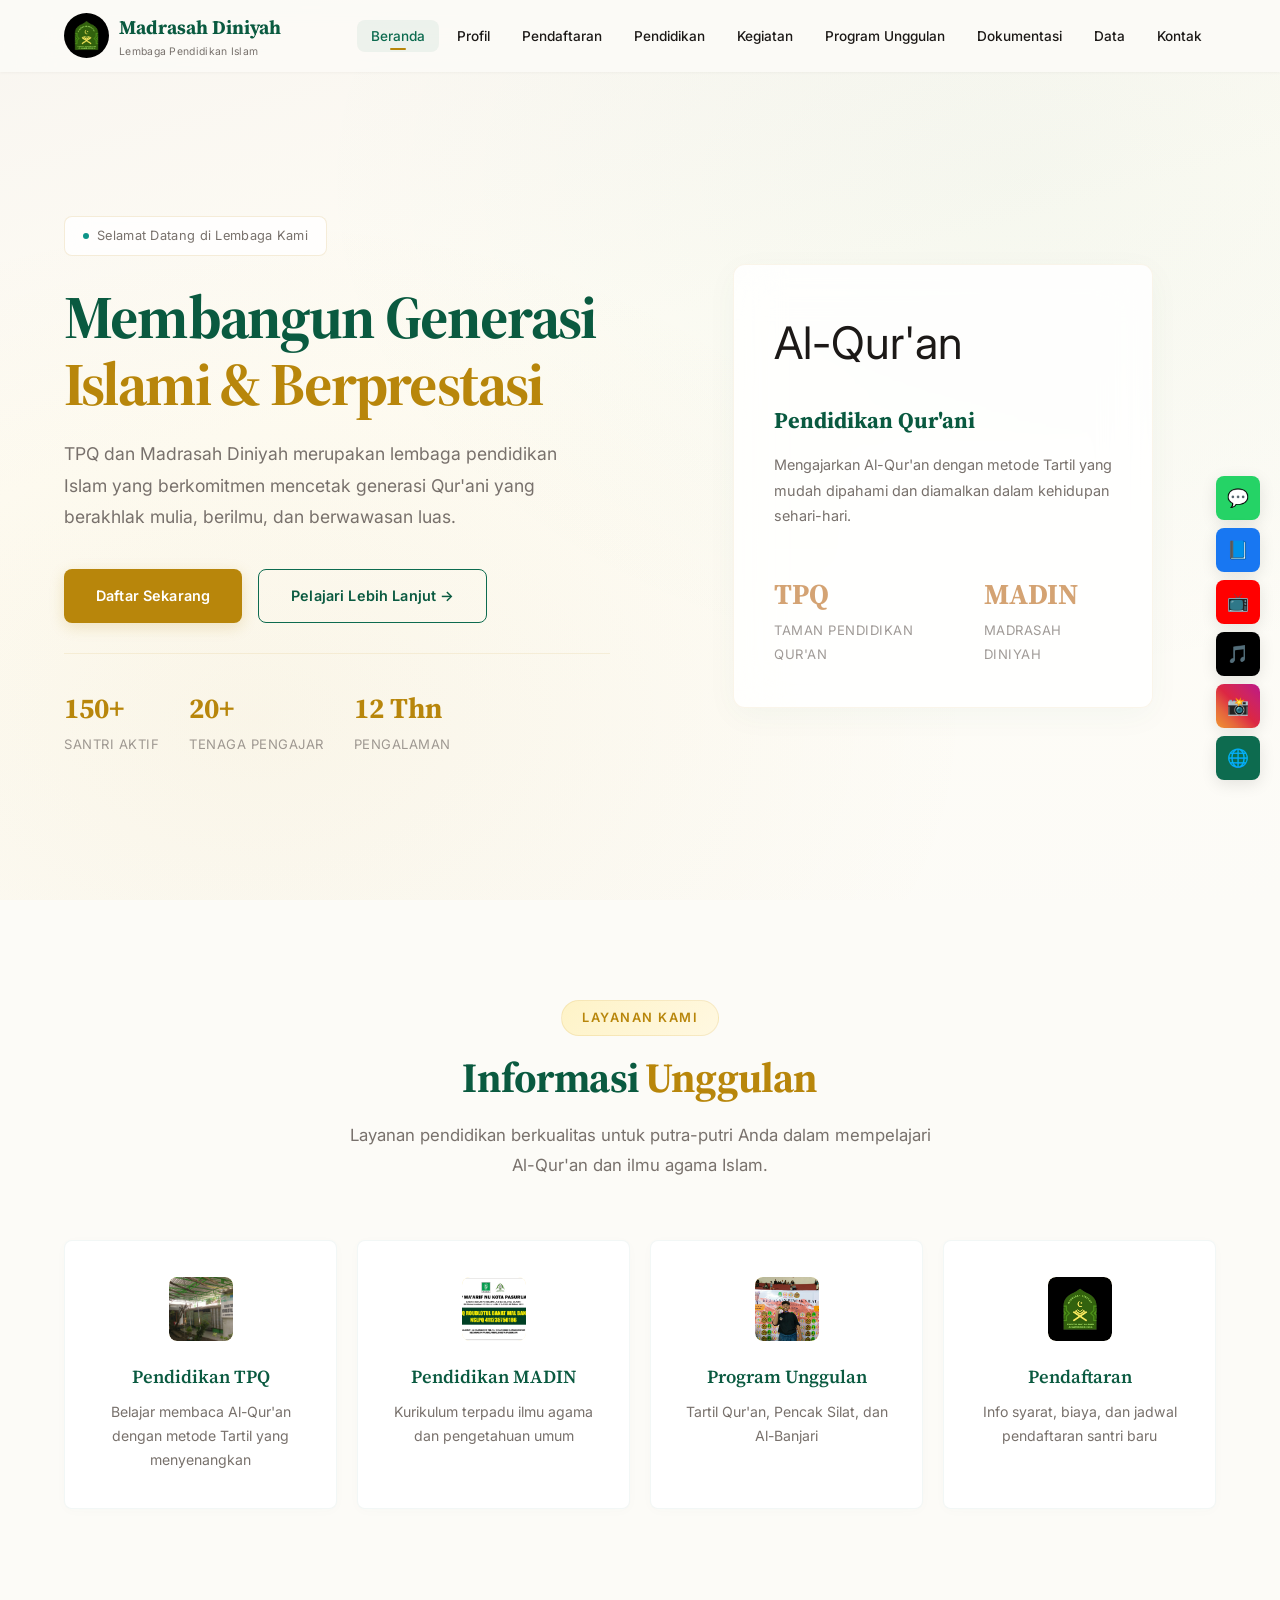
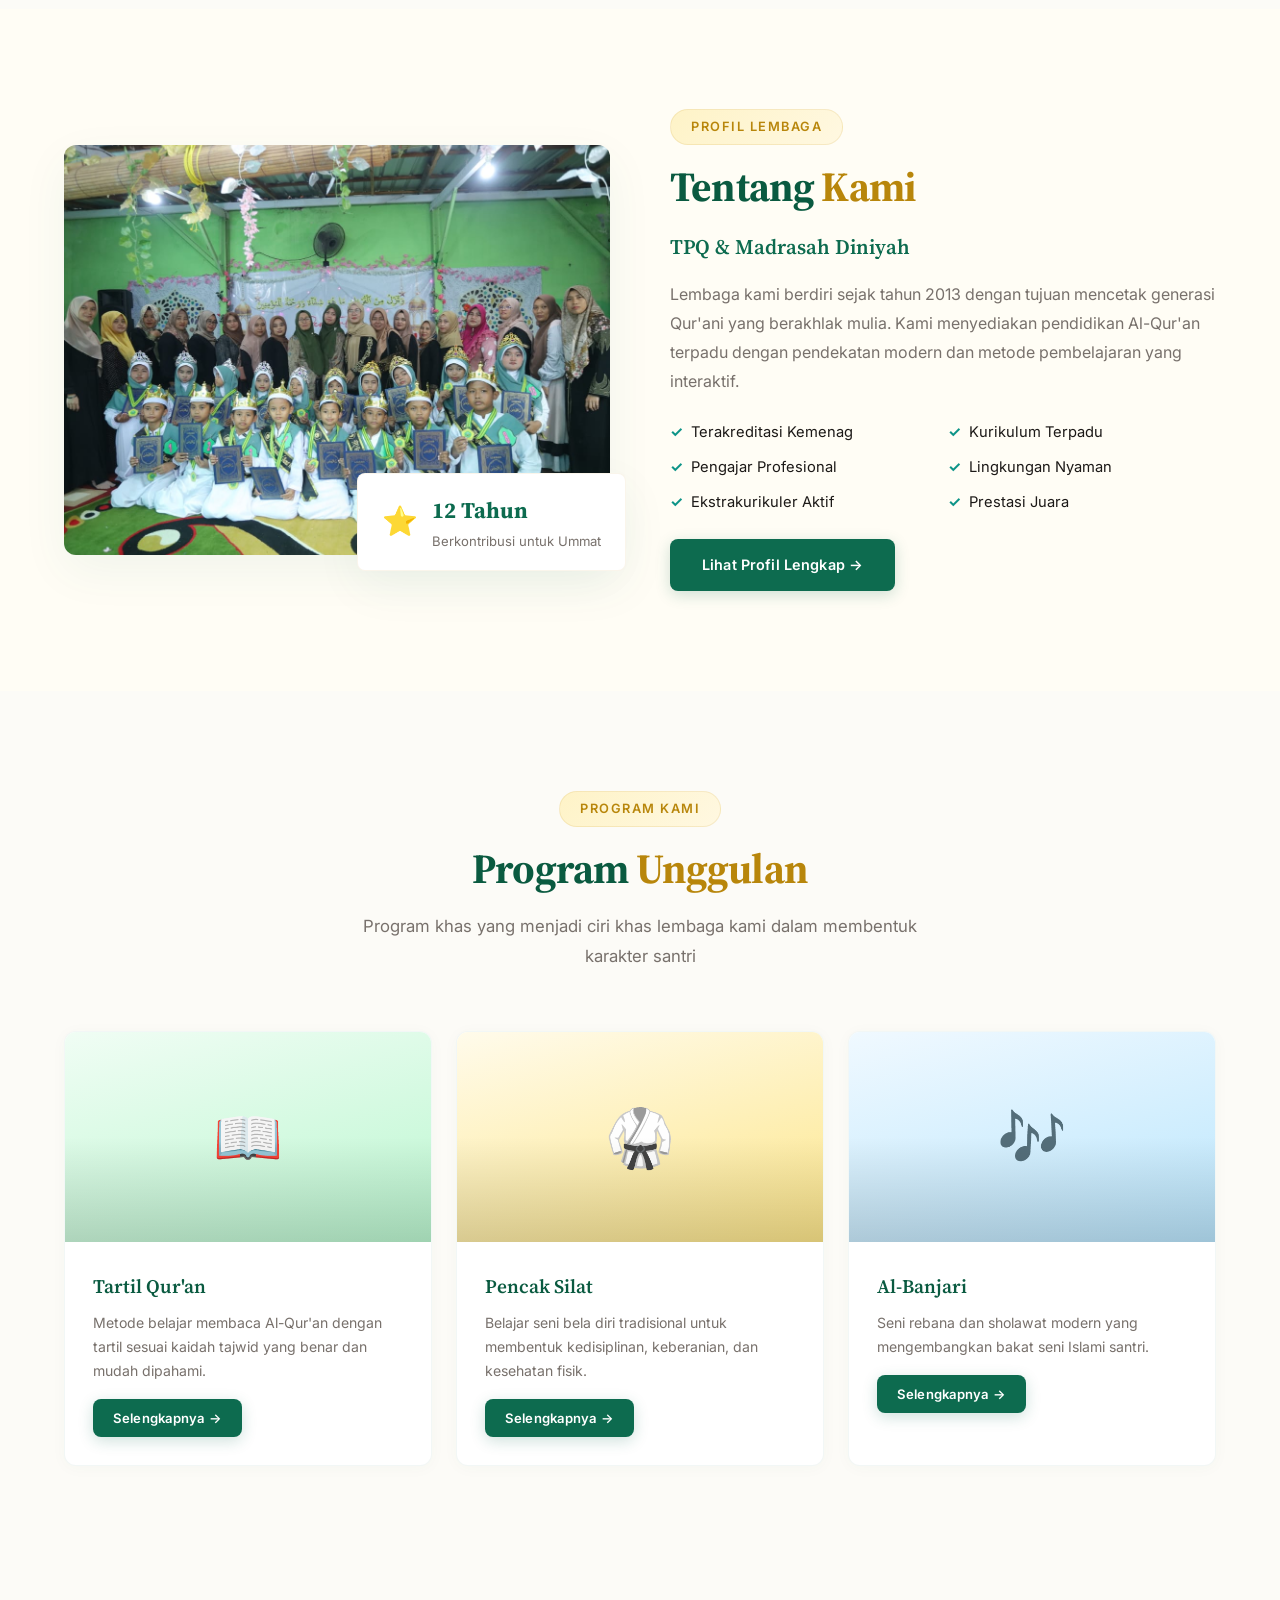
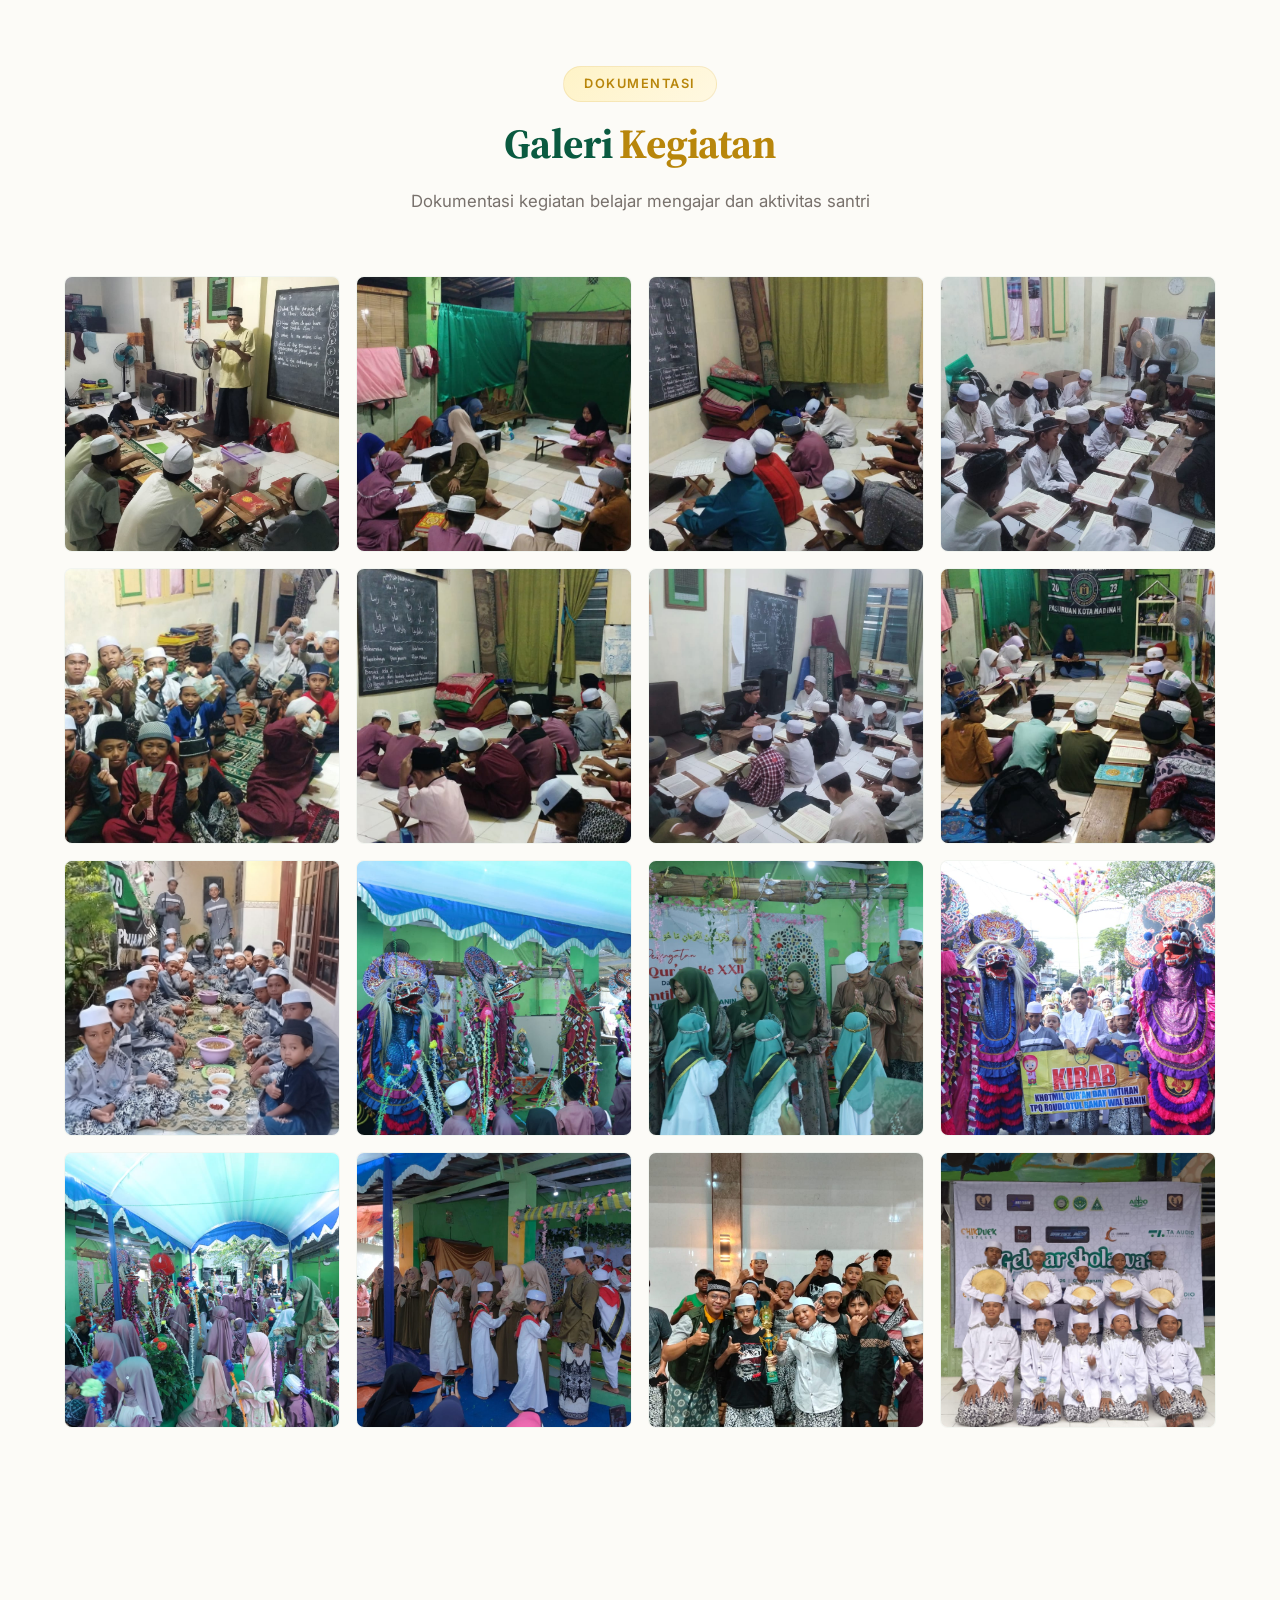
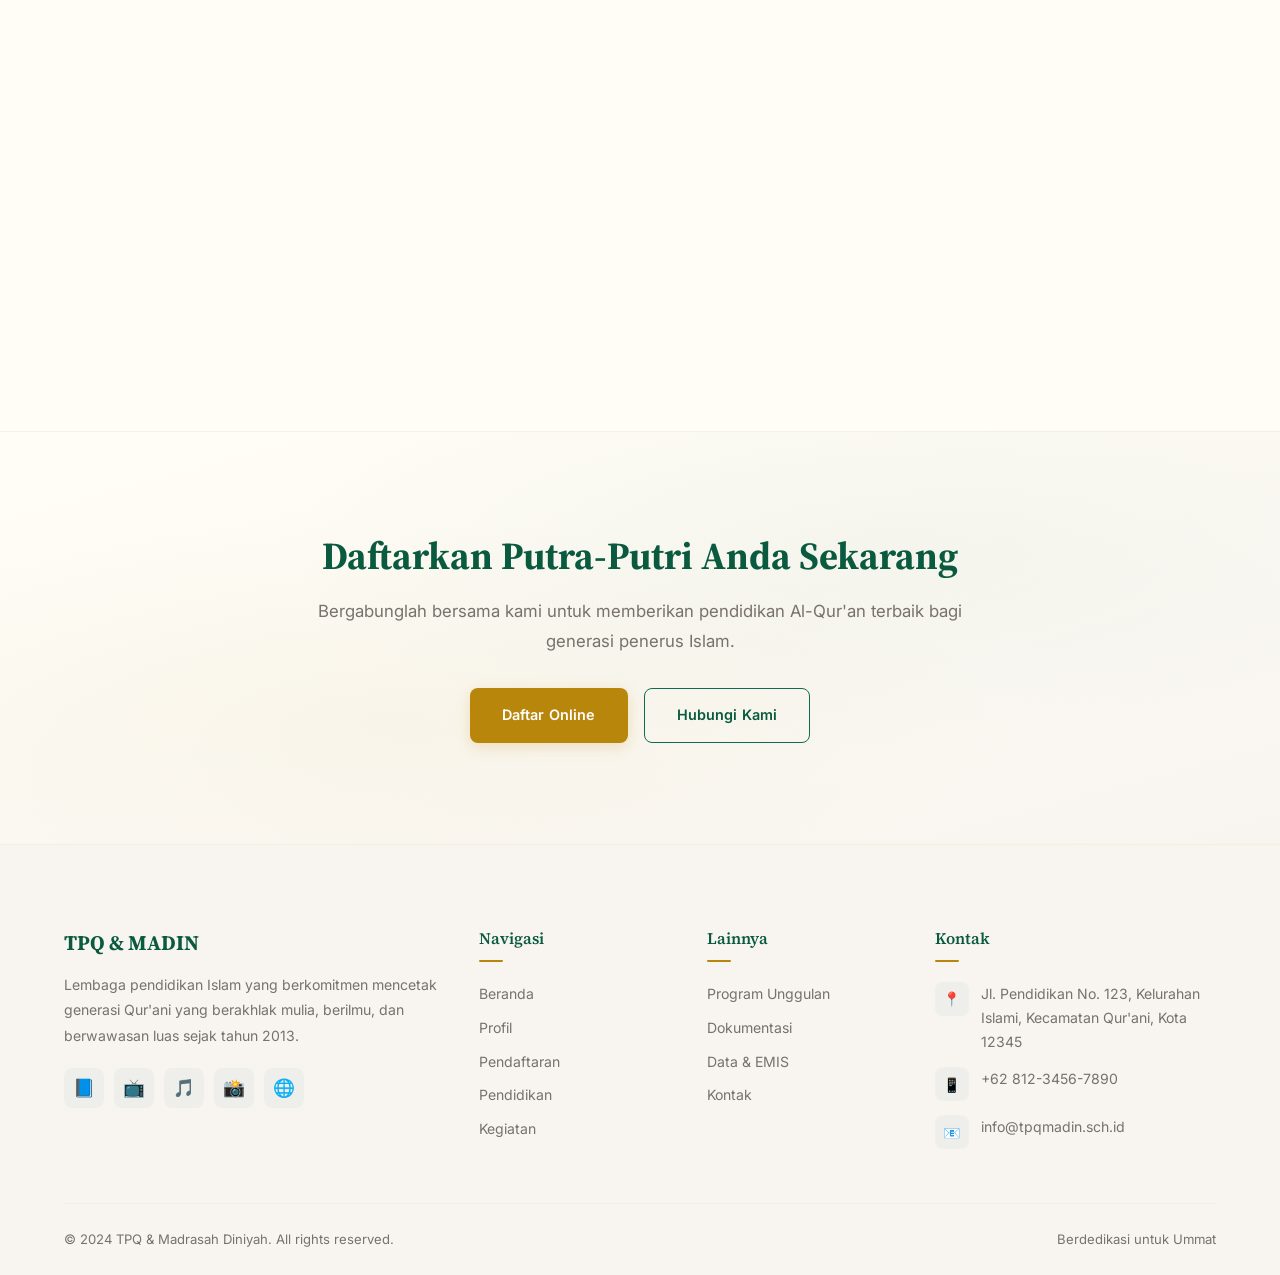
<file: index.html>
<!DOCTYPE html>
<html lang="id">
<head>
  <meta charset="UTF-8">
  <meta name="viewport" content="width=device-width, initial-scale=1.0">
  <meta name="description" content="TPQ & Madrasah Diniyah - Lembaga Pendidikan Islam Terpadu">
  <title>Madrasah Diniyah</title>
  <link rel="preconnect" href="https://fonts.googleapis.com">
  <link rel="preconnect" href="https://fonts.gstatic.com" crossorigin>
  <link href="https://fonts.googleapis.com/css2?family=Amiri:wght@400;700&family=Poppins:wght@300;400;500;600;700;800&display=swap" rel="stylesheet">
  <link rel="stylesheet" href="css/style.css">
</head>
<body>

  <!-- ============ HEADER ============ -->
  <header class="header">
    <div class="container">
      <nav class="navbar">
        <a href="index.html" class="nav-brand">
          <img src="images/Logo_Madrasah3.webp" alt="Madrasah Diniyah Logo" style="width:45px; height:45px; border-radius:50%; object-fit:cover;">
          <div class="brand-text">
            Madrasah Diniyah
            <span>Lembaga Pendidikan Islam</span>
          </div>
        </a>
        <ul class="nav-menu">
          <li><a href="index.html" class="active">Beranda</a></li>
          <li><a href="profil.html">Profil</a></li>
          <li><a href="pendaftaran.html">Pendaftaran</a></li>
          <li><a href="pendidikan.html">Pendidikan</a></li>
          <li><a href="kegiatan.html">Kegiatan</a></li>
          <li><a href="program-unggulan.html">Program Unggulan</a></li>
          <li><a href="dokumentasi.html">Dokumentasi</a></li>
          <li><a href="data.html">Data</a></li>
          <li><a href="kontak.html">Kontak</a></li>
        </ul>
        <button class="nav-toggle" aria-label="Toggle navigation">
          <span></span>
          <span></span>
          <span></span>
        </button>
      </nav>
    </div>
  </header>

  <!-- ============ HERO SECTION ============ -->
  <section class="hero" id="beranda">
    <div class="hero-particles"></div>
    <div class="container">
      <div class="hero-content">
        <div class="hero-text">
          <div class="hero-badge">
            <span></span>
            Selamat Datang di Lembaga Kami
          </div>
          <h1 class="hero-title">
            Membangun Generasi<br>
            <span>Islami & Berprestasi</span>
          </h1>
          <p class="hero-desc">
            TPQ dan Madrasah Diniyah merupakan lembaga pendidikan Islam yang berkomitmen 
            mencetak generasi Qur'ani yang berakhlak mulia, berilmu, dan berwawasan luas.
          </p>
          <div class="hero-buttons">
            <a href="pendaftaran.html" class="btn btn-gold">
              Daftar Sekarang
            </a>
            <a href="profil.html" class="btn btn-outline-light">
              Pelajari Lebih Lanjut →
            </a>
          </div>
          <div class="hero-stats">
            <div class="hero-stat">
              <h4 class="counter" data-target="150" data-suffix="+">0+</h4>
              <p>Santri Aktif</p>
            </div>
            <div class="hero-stat">
              <h4 class="counter" data-target="20" data-suffix="+">0+</h4>
              <p>Tenaga Pengajar</p>
            </div>
            <div class="hero-stat">
              <h4 class="counter" data-target="12" data-suffix=" Thn">0 Thn</h4>
              <p>Pengalaman</p>
            </div>
          </div>
        </div>
        <div class="hero-visual">
          <div class="hero-card">
            <div class="hero-card-icon">Al-Qur'an</div>
            <h3>Pendidikan Qur'ani</h3>
            <p>Mengajarkan Al-Qur'an dengan metode Tartil yang mudah dipahami dan diamalkan dalam kehidupan sehari-hari.</p>
            <div class="hero-stats" style="border-top: 1px solid rgba(255,255,255,0.1); padding-top: 20px; margin-top: 20px;">
              <div class="hero-stat">
                <h4 style="color: #d4a373;">TPQ</h4>
                <p>Taman Pendidikan Qur'an</p>
              </div>
              <div class="hero-stat">
                <h4 style="color: #d4a373;">MADIN</h4>
                <p>Madrasah Diniyah</p>
              </div>
            </div>
          </div>
        </div>
      </div>
    </div>
  </section>

  <!-- ============ FEATURES / QUICK LINKS ============ -->
  <section class="features section-padding">
    <div class="container">
      <div class="section-header fade-up">
        <span class="section-tag">Layanan Kami</span>
        <h2 class="section-title">Informasi <span>Unggulan</span></h2>
        <p class="section-subtitle">Layanan pendidikan berkualitas untuk putra-putri Anda dalam mempelajari Al-Qur'an dan ilmu agama Islam.</p>
      </div>
      <div class="features-grid">
        <a href="pendidikan.html" class="feature-card fade-up">
          <div class="feature-icon" style="overflow:hidden; padding:0;">
            <img src="images/foto_Halaman_Madrasah.webp" alt="TPQ" style="width:100%; height:100%; object-fit:cover; border-radius:var(--radius);">
          </div>
          <h4>Pendidikan TPQ</h4>
          <p>Belajar membaca Al-Qur'an dengan metode Tartil yang menyenangkan</p>
        </a>
        <a href="pendidikan.html" class="feature-card fade-up">
          <div class="feature-icon" style="overflow:hidden; padding:0;">
            <img src="images/Logo_Yayasan.webp" alt="MADIN" style="width:100%; height:100%; object-fit:cover; border-radius:var(--radius);">
          </div>
          <h4>Pendidikan MADIN</h4>
          <p>Kurikulum terpadu ilmu agama dan pengetahuan umum</p>
        </a>
        <a href="program-unggulan.html" class="feature-card fade-up">
          <div class="feature-icon" style="overflow:hidden; padding:0;">
            <img src="images/Pencak_Silat.webp" alt="Program Unggulan" style="width:100%; height:100%; object-fit:cover; border-radius:var(--radius);">
          </div>
          <h4>Program Unggulan</h4>
          <p>Tartil Qur'an, Pencak Silat, dan Al-Banjari</p>
        </a>
        <a href="pendaftaran.html" class="feature-card fade-up">
          <div class="feature-icon" style="overflow:hidden; padding:0;">
            <img src="images/Logo_Madrasah3.webp" alt="Pendaftaran" style="width:100%; height:100%; object-fit:cover; border-radius:var(--radius);">
          </div>
          <h4>Pendaftaran</h4>
          <p>Info syarat, biaya, dan jadwal pendaftaran santri baru</p>
        </a>
      </div>
    </div>
  </section>

  <!-- ============ ABOUT / PROFILE PREVIEW ============ -->
  <section class="about section-padding">
    <div class="container">
      <div class="about-grid">
        <div class="about-image-wrapper fade-up">
          <div class="about-image-main" style="background-image: url('images/Alumni2.webp'); background-size: cover; background-position: center; background-repeat: no-repeat;">
          </div>
          <div class="about-image-badge">
            <div class="badge-icon">⭐</div>
            <div class="badge-text">
              <h5>12 Tahun</h5>
              <p>Berkontribusi untuk Ummat</p>
            </div>
          </div>
        </div>
        <div class="about-text fade-up">
          <span class="section-tag">Profil Lembaga</span>
          <h2 class="section-title">Tentang <span>Kami</span></h2>
          <h3>TPQ & Madrasah Diniyah</h3>
          <p>
            Lembaga kami berdiri sejak tahun 2013 dengan tujuan mencetak generasi Qur'ani 
            yang berakhlak mulia. Kami menyediakan pendidikan Al-Qur'an terpadu dengan 
            pendekatan modern dan metode pembelajaran yang interaktif.
          </p>
          <ul class="about-list">
            <li><span>✓</span> Terakreditasi Kemenag</li>
            <li><span>✓</span> Kurikulum Terpadu</li>
            <li><span>✓</span> Pengajar Profesional</li>
            <li><span>✓</span> Lingkungan Nyaman</li>
            <li><span>✓</span> Ekstrakurikuler Aktif</li>
            <li><span>✓</span> Prestasi Juara</li>
          </ul>
          <a href="profil.html" class="btn btn-primary">Lihat Profil Lengkap →</a>
        </div>
      </div>
    </div>
  </section>

  <!-- ============ PROGRAMS SECTION ============ -->
  <section class="programs section-padding">
    <div class="container">
      <div class="section-header fade-up">
        <span class="section-tag">Program Kami</span>
        <h2 class="section-title">Program <span>Unggulan</span></h2>
        <p class="section-subtitle">Program khas yang menjadi ciri khas lembaga kami dalam membentuk karakter santri</p>
      </div>
      <div class="programs-grid">
        <div class="program-card fade-up">
          <div class="program-card-image">📖</div>
          <div class="program-card-body">
            <h4>Tartil Qur'an</h4>
            <p>Metode belajar membaca Al-Qur'an dengan tartil sesuai kaidah tajwid yang benar dan mudah dipahami.</p>
            <a href="program-unggulan.html" class="btn btn-primary btn-sm">Selengkapnya →</a>
          </div>
        </div>
        <div class="program-card fade-up">
          <div class="program-card-image">🥋</div>
          <div class="program-card-body">
            <h4>Pencak Silat</h4>
            <p>Belajar seni bela diri tradisional untuk membentuk kedisiplinan, keberanian, dan kesehatan fisik.</p>
            <a href="program-unggulan.html" class="btn btn-primary btn-sm">Selengkapnya →</a>
          </div>
        </div>
        <div class="program-card fade-up">
          <div class="program-card-image">🎶</div>
          <div class="program-card-body">
            <h4>Al-Banjari</h4>
            <p>Seni rebana dan sholawat modern yang mengembangkan bakat seni Islami santri.</p>
            <a href="program-unggulan.html" class="btn btn-primary btn-sm">Selengkapnya →</a>
          </div>
        </div>
      </div>
    </div>
  </section>

  <!-- ============ GALLERY PREVIEW ============ -->
  <section class="gallery section-padding">
    <div class="container">
      <div class="section-header fade-up">
        <span class="section-tag">Dokumentasi</span>
        <h2 class="section-title">Galeri <span>Kegiatan</span></h2>
        <p class="section-subtitle">Dokumentasi kegiatan belajar mengajar dan aktivitas santri</p>
      </div>
      <div class="gallery-grid">
        <div class="gallery-item fade-up">
          <img src="images/Anak_Ngaji3.webp" alt="Kelas Mengaji TPQ" loading="lazy">
          <span class="gallery-caption">Kelas Mengaji TPQ</span>
        </div>
        <div class="gallery-item fade-up">
          <img src="images/Anak_Ngaji4.webp" alt="Santri Belajar Al-Qur'an" loading="lazy">
          <span class="gallery-caption">Santri Belajar Al-Qur'an</span>
        </div>
        <div class="gallery-item fade-up">
          <img src="images/Anak_Ngaji5.webp" alt="Belajar Mengaji" loading="lazy">
          <span class="gallery-caption">Belajar Mengaji</span>
        </div>
        <div class="gallery-item fade-up">
          <img src="images/Anak_Ngaji6.webp" alt="Santri Mengaji" loading="lazy">
          <span class="gallery-caption">Santri Mengaji</span>
        </div>
        <div class="gallery-item fade-up">
          <img src="images/Anak_ngaji1.webp" alt="Kelas Iqra" loading="lazy">
          <span class="gallery-caption">Kelas Iqra</span>
        </div>
        <div class="gallery-item fade-up">
          <img src="images/Anak_Ngaji2.webp" alt="Belajar Iqra" loading="lazy">
          <span class="gallery-caption">Belajar Iqra</span>
        </div>
        <div class="gallery-item fade-up">
          <img src="images/Anak_Ngaji7.webp" alt="Santri TPQ" loading="lazy">
          <span class="gallery-caption">Santri TPQ</span>
        </div>
        <div class="gallery-item fade-up">
          <img src="images/Anak_Ngaji8.webp" alt="Kelas TPQ" loading="lazy">
          <span class="gallery-caption">Kelas TPQ</span>
        </div>
        <div class="gallery-item fade-up">
          <img src="images/Anak_makan.webp" alt="Santri Makan Bersama" loading="lazy">
          <span class="gallery-caption">Santri Makan Bersama</span>
        </div>
        <div class="gallery-item fade-up">
          <img src="images/Acara_Rutinan.webp" alt="Kegiatan Rutin" loading="lazy">
          <span class="gallery-caption">Kegiatan Rutin</span>
        </div>
        <div class="gallery-item fade-up">
          <img src="images/Acara_Rutin2.webp" alt="Acara Rutin" loading="lazy">
          <span class="gallery-caption">Acara Rutin</span>
        </div>
        <div class="gallery-item fade-up">
          <img src="images/Acara_Rutin4.webp" alt="Kegiatan Santri" loading="lazy">
          <span class="gallery-caption">Kegiatan Santri</span>
        </div>
        <div class="gallery-item fade-up">
          <img src="images/Acara_Rutinan3.jpeg" alt="Acara Tahunan" loading="lazy">
          <span class="gallery-caption">Acara Tahunan</span>
        </div>
        <div class="gallery-item fade-up">
          <img src="images/Acara_Rutinan5.webp" alt="Peringatan Hari Besar Islam" loading="lazy">
          <span class="gallery-caption">Peringatan Hari Besar Islam</span>
        </div>
        <div class="gallery-item fade-up">
          <img src="images/Al-banjari1.webp" alt="Penampilan Al-Banjari" loading="lazy">
          <span class="gallery-caption">Penampilan Al-Banjari</span>
        </div>
        <div class="gallery-item fade-up">
          <img src="images/Al-banjari2.webp" alt="Al-Banjari Santri" loading="lazy">
          <span class="gallery-caption">Al-Banjari Santri</span>
        </div>
        <div class="gallery-item fade-up">
          <img src="images/Al-banjari3.webp" alt="Rebana Al-Banjari" loading="lazy">
          <span class="gallery-caption">Rebana Al-Banjari</span>
        </div>
        <div class="gallery-item fade-up">
          <img src="images/Alumni1.webp" alt="Alumni TPQ" loading="lazy">
          <span class="gallery-caption">Alumni TPQ</span>
        </div>
        <div class="gallery-item fade-up">
          <img src="images/Alumni2.webp" alt="Alumni MADIN" loading="lazy">
          <span class="gallery-caption">Alumni MADIN</span>
        </div>
        <div class="gallery-item fade-up">
          <img src="images/Alumni3.webp" alt="Wisuda Santri" loading="lazy">
          <span class="gallery-caption">Wisuda Santri</span>
        </div>
        <div class="gallery-item fade-up">
          <img src="images/Alumni4.webp" alt="Prestasi Alumni" loading="lazy">
          <span class="gallery-caption">Prestasi Alumni</span>
        </div>
      </div>
      <div style="text-align:center; margin-top:40px;" class="fade-up">
        <a href="dokumentasi.html" class="btn btn-primary">Lihat Semua Dokumentasi →</a>
      </div>
    </div>
  </section>

  <!-- ============ ORGANIZATION PREVIEW ============ -->
  <section class="organization section-padding">
    <div class="container">
      <div class="section-header fade-up">
        <span class="section-tag">Struktur Organisasi</span>
        <h2 class="section-title">Kepengurusan <span>Lembaga</span></h2>
        <p class="section-subtitle">Pengurus TPQ & Madrasah Diniyah yang berdedikasi</p>
      </div>

      <div class="org-header-card fade-up">
        <h3>Struktur Organisasi TPQ</h3>
        <p>Kepengurusan Taman Pendidikan Al-Qur'an</p>
      </div>
      <div class="org-grid fade-up">
        <div class="org-member">
          <div class="org-member-avatar">👤</div>
          <h5>Kepala TPQ</h5>
          <p>Ustadz. Ahmad Fauzi</p>
        </div>
        <div class="org-member">
          <div class="org-member-avatar">👤</div>
          <h5>Wakil Kepala</h5>
          <p>Ustadz. Nur Hidayat</p>
        </div>
        <div class="org-member">
          <div class="org-member-avatar">👤</div>
          <h5>Sekretaris</h5>
          <p>Ustadzah. Siti Aminah</p>
        </div>
        <div class="org-member">
          <div class="org-member-avatar">👤</div>
          <h5>Bendahara</h5>
          <p>Ustadzah. Fatimah</p>
        </div>
      </div>

      <div class="org-header-card fade-up" style="margin-top:50px; background: linear-gradient(135deg, #d4a373, #e9c46a);">
        <h3>Struktur Organisasi MADIN</h3>
        <p>Kepengurusan Madrasah Diniyah</p>
      </div>
      <div class="org-grid fade-up">
        <div class="org-member">
          <div class="org-member-avatar">👤</div>
          <h5>Kepala MADIN</h5>
          <p>Ustadz. Muhammad Iqbal</p>
        </div>
        <div class="org-member">
          <div class="org-member-avatar">👤</div>
          <h5>Wakil Kepala</h5>
          <p>Ustadz. Abdul Malik</p>
        </div>
        <div class="org-member">
          <div class="org-member-avatar">👤</div>
          <h5>Sekretaris</h5>
          <p>Ustadzah. Khadijah</p>
        </div>
        <div class="org-member">
          <div class="org-member-avatar">👤</div>
          <h5>Bendahara</h5>
          <p>Ustadzah. Aisyah</p>
        </div>
      </div>
      <div style="text-align:center; margin-top:40px;" class="fade-up">
        <a href="profil.html" class="btn btn-primary">Lihat Profil Lengkap →</a>
      </div>
    </div>
  </section>

  <!-- ============ CTA SECTION ============ -->
  <section class="cta-section section-padding">
    <div class="container">
      <div class="cta-content fade-up">
        <h2>Daftarkan Putra-Putri Anda Sekarang</h2>
        <p>Bergabunglah bersama kami untuk memberikan pendidikan Al-Qur'an terbaik bagi generasi penerus Islam.</p>
        <div class="cta-buttons">
          <a href="pendaftaran.html" class="btn btn-gold">Daftar Online</a>
          <a href="kontak.html" class="btn btn-outline-light">Hubungi Kami</a>
        </div>
      </div>
    </div>
  </section>

  <!-- ============ FOOTER ============ -->
  <footer class="footer">
    <div class="container">
      <div class="footer-grid">
        <div class="footer-brand fade-up">
          <h3>TPQ &amp; MADIN</h3>
          <p>Lembaga pendidikan Islam yang berkomitmen mencetak generasi Qur'ani yang berakhlak mulia, berilmu, dan berwawasan luas sejak tahun 2013.</p>
          <div class="footer-social">
            <a href="#" aria-label="Facebook">📘</a>
            <a href="#" aria-label="YouTube">📺</a>
            <a href="#" aria-label="TikTok">🎵</a>
            <a href="#" aria-label="Instagram">📸</a>
            <a href="#" aria-label="Website">🌐</a>
          </div>
        </div>
        <div class="fade-up">
          <h4>Navigasi</h4>
          <ul class="footer-links">
            <li><a href="index.html">Beranda</a></li>
            <li><a href="profil.html">Profil</a></li>
            <li><a href="pendaftaran.html">Pendaftaran</a></li>
            <li><a href="pendidikan.html">Pendidikan</a></li>
            <li><a href="kegiatan.html">Kegiatan</a></li>
          </ul>
        </div>
        <div class="fade-up">
          <h4>Lainnya</h4>
          <ul class="footer-links">
            <li><a href="program-unggulan.html">Program Unggulan</a></li>
            <li><a href="dokumentasi.html">Dokumentasi</a></li>
            <li><a href="data.html">Data & EMIS</a></li>
            <li><a href="kontak.html">Kontak</a></li>
          </ul>
        </div>
        <div class="fade-up">
          <h4>Kontak</h4>
          <ul class="footer-contact">
            <li>
              <span class="contact-icon">📍</span>
              <span>Jl. Pendidikan No. 123, Kelurahan Islami, Kecamatan Qur'ani, Kota 12345</span>
            </li>
            <li>
              <span class="contact-icon">📱</span>
              <span>+62 812-3456-7890</span>
            </li>
            <li>
              <span class="contact-icon">📧</span>
              <span>info@tpqmadin.sch.id</span>
            </li>
          </ul>
        </div>
      </div>
      <div class="footer-bottom">
        <p>&copy; 2024 TPQ & Madrasah Diniyah. All rights reserved.</p>
        <p>Berdedikasi untuk Ummat</p>
      </div>
    </div>
  </footer>

  <!-- ============ FLOATING SOCIAL MEDIA ============ -->
  <div class="floating-sosmed">
    <a href="https://wa.me/6281234567890" class="sosmed-wa" target="_blank" rel="noopener" title="WhatsApp">
      💬
      <span class="sosmed-label">WhatsApp</span>
    </a>
    <a href="#" class="sosmed-fb" target="_blank" rel="noopener" title="Facebook">
      📘
      <span class="sosmed-label">Facebook</span>
    </a>
    <a href="#" class="sosmed-yt" target="_blank" rel="noopener" title="YouTube">
      📺
      <span class="sosmed-label">YouTube</span>
    </a>
    <a href="#" class="sosmed-tt" target="_blank" rel="noopener" title="TikTok">
      🎵
      <span class="sosmed-label">TikTok</span>
    </a>
    <a href="#" class="sosmed-ig" target="_blank" rel="noopener" title="Instagram">
      📸
      <span class="sosmed-label">Instagram</span>
    </a>
    <a href="#" class="sosmed-web" target="_blank" rel="noopener" title="Website">
      🌐
      <span class="sosmed-label">Website</span>
    </a>
  </div>

  <script src="js/main.js"></script>
</body>
</html>
</file>
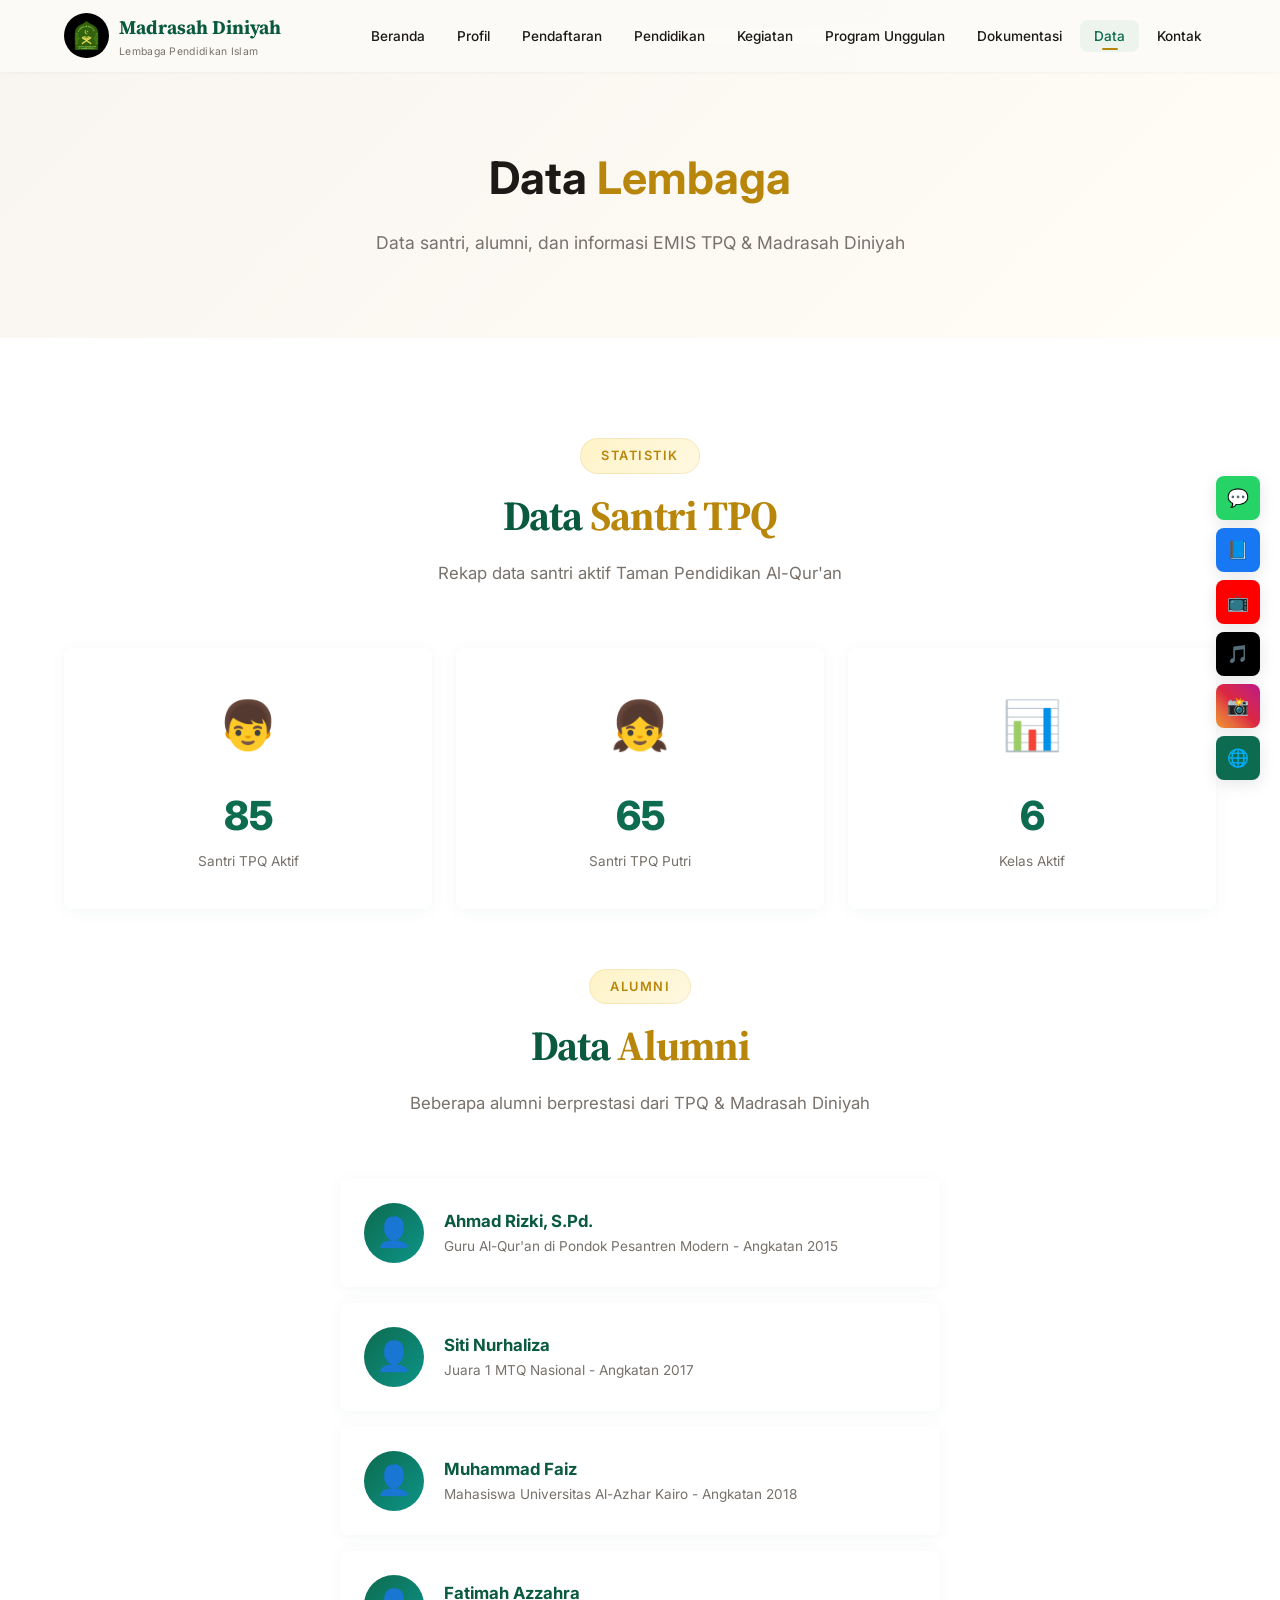
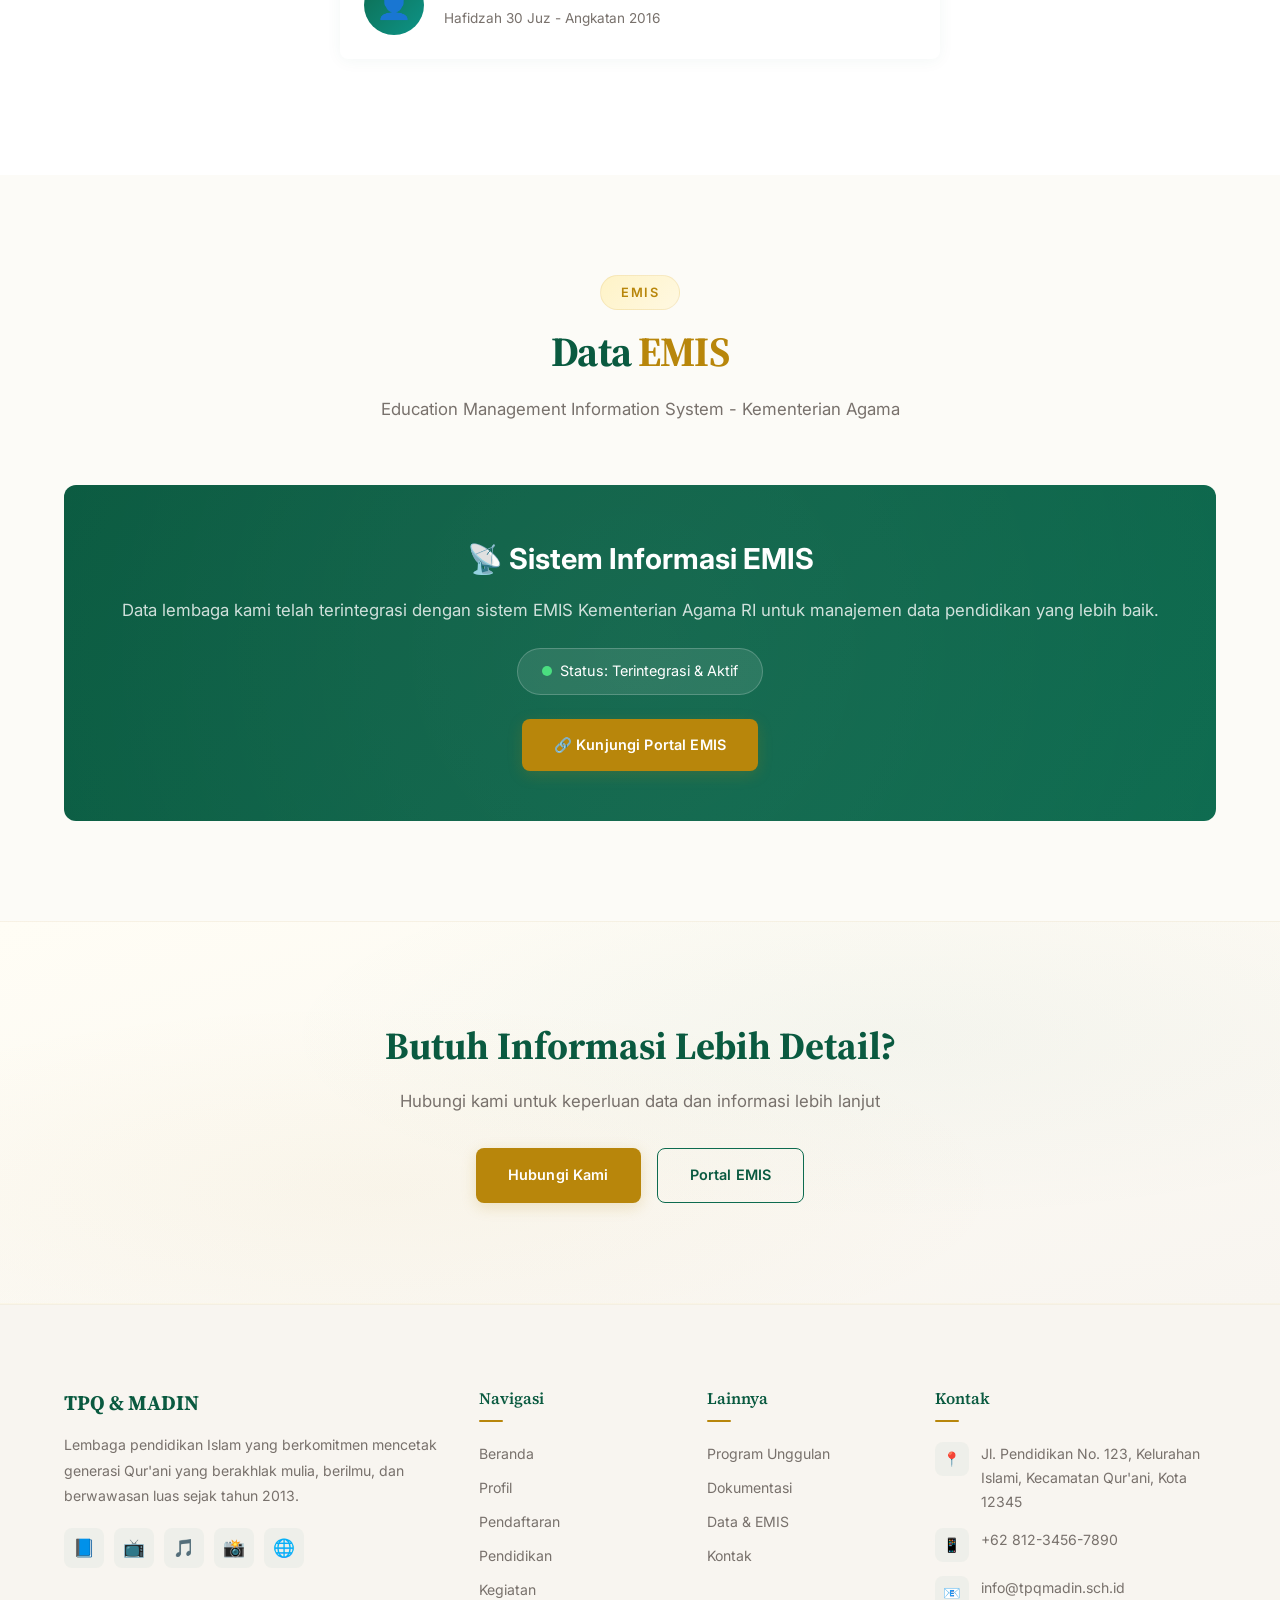
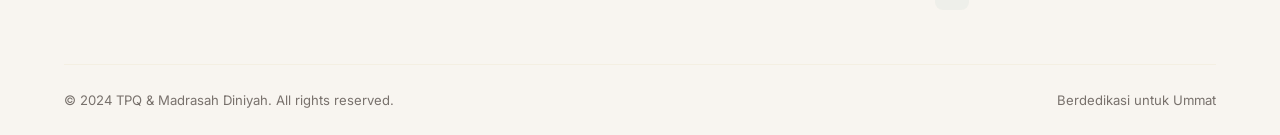
<file: data.html>
<!DOCTYPE html>
<html lang="id">
<head>
  <meta charset="UTF-8">
  <meta name="viewport" content="width=device-width, initial-scale=1.0">
  <meta name="description" content="Data Santri, Alumni & EMIS TPQ & Madrasah Diniyah">
  <title>Data - TPQ & MADIN</title>
  <link rel="preconnect" href="https://fonts.googleapis.com">
  <link rel="preconnect" href="https://fonts.gstatic.com" crossorigin>
  <link href="https://fonts.googleapis.com/css2?family=Inter:wght@300;400;500;600;700;800&family=Source+Serif+4:opsz,wght@8..60,300;8..60,400;8..60,500;8..60,600;8..60,700;8..60,800&display=swap" rel="stylesheet">
  <link rel="stylesheet" href="css/style.css">
  <style>
    .page-hero { background: linear-gradient(135deg, var(--bg-warm), var(--bg-cream)); padding: 140px 0 80px; text-align: center; color: var(--text-dark); }
    .page-hero h1 { font-size: 2.8rem; font-weight: 700; margin-bottom: 12px; }
    .page-hero p { color: var(--text-muted); font-size: 1.1rem; }
    .page-hero span { color: var(--secondary); }

    .data-card { background: var(--white); border-radius: var(--radius); padding: 36px; box-shadow: var(--shadow); height: 100%; transition: var(--transition); }
    .data-card:hover { box-shadow: var(--shadow-hover); transform: translateY(-4px); }
    .data-card .data-icon { font-size: 3rem; margin-bottom: 16px; }
    .data-card h3 { color: var(--primary-dark); font-size: 1.3rem; margin-bottom: 8px; }
    .data-card p { color: var(--text-muted); line-height: 1.8; margin-bottom: 16px; }
    .data-card .data-number { font-size: 2.5rem; font-weight: 800; color: var(--primary); }
    .data-card .data-label { font-size: 0.85rem; color: var(--text-muted); }

    .data-grid { display: grid; grid-template-columns: repeat(3, 1fr); gap: 24px; margin-bottom: 40px; }

    .alumni-card { display: flex; gap: 20px; background: var(--white); border-radius: var(--radius); padding: 24px; box-shadow: var(--shadow); margin-bottom: 16px; transition: var(--transition); align-items: center; }
    .alumni-card:hover { box-shadow: var(--shadow-hover); transform: translateX(5px); }
    .alumni-avatar { width: 60px; height: 60px; border-radius: 50%; background: linear-gradient(135deg, var(--primary), var(--accent)); display: flex; align-items: center; justify-content: center; font-size: 1.8rem; color: var(--white); flex-shrink: 0; }
    .alumni-info h4 { font-size: 1.05rem; color: var(--primary-dark); }
    .alumni-info p { font-size: 0.85rem; color: var(--text-muted); }

    .emis-card { background: linear-gradient(135deg, var(--primary-dark), var(--primary)); border-radius: var(--radius-lg); padding: 50px; text-align: center; color: var(--white); position: relative; overflow: hidden; }
    .emis-card::before { content: ''; position: absolute; top: -50%; left: -50%; width: 200%; height: 200%; background: radial-gradient(circle, rgba(255,255,255,0.05) 0%, transparent 60%); animation: rotate-bg 20s linear infinite; }
    .emis-card * { position: relative; }
    .emis-card h3 { font-size: 1.8rem; margin-bottom: 12px; }
    .emis-card p { opacity: 0.8; margin-bottom: 24px; font-size: 1.05rem; }
    .emis-status { display: inline-flex; align-items: center; gap: 8px; background: rgba(255,255,255,0.1); padding: 10px 24px; border-radius: 50px; margin-bottom: 24px; font-size: 0.9rem; border: 1px solid rgba(255,255,255,0.2); }
    .emis-status .dot { width: 10px; height: 10px; background: #4ade80; border-radius: 50%; animation: pulse-dot 2s infinite; }

    @media (max-width: 768px) {
      .page-hero h1 { font-size: 2rem; }
      .data-grid { grid-template-columns: 1fr; }
      .emis-card { padding: 30px 20px; }
    }
  </style>
</head>
<body>

  <header class="header">
    <div class="container">
      <nav class="navbar">
        <a href="index.html" class="nav-brand">
          <img src="images/Logo_Madrasah3.webp" alt="Madrasah Diniyah Logo" style="width:45px; height:45px; border-radius:50%; object-fit:cover;">
          <div class="brand-text">
            Madrasah Diniyah
            <span>Lembaga Pendidikan Islam</span>
          </div>
        </a>
        <ul class="nav-menu">
          <li><a href="index.html">Beranda</a></li>
          <li><a href="profil.html">Profil</a></li>
          <li><a href="pendaftaran.html">Pendaftaran</a></li>
          <li><a href="pendidikan.html">Pendidikan</a></li>
          <li><a href="kegiatan.html">Kegiatan</a></li>
          <li><a href="program-unggulan.html">Program Unggulan</a></li>
          <li><a href="dokumentasi.html">Dokumentasi</a></li>
          <li><a href="data.html" class="active">Data</a></li>
          <li><a href="kontak.html">Kontak</a></li>
        </ul>
        <button class="nav-toggle" aria-label="Toggle navigation"><span></span><span></span><span></span></button>
      </nav>
    </div>
  </header>

  <section class="page-hero">
    <div class="container">
      <h1>Data <span>Lembaga</span></h1>
      <p>Data santri, alumni, dan informasi EMIS TPQ & Madrasah Diniyah</p>
    </div>
  </section>

  <!-- Data Santri TPQ -->
  <section class="section-padding" style="background: var(--white);">
    <div class="container">
      <div class="section-header fade-up">
        <span class="section-tag">Statistik</span>
        <h2 class="section-title">Data <span>Santri TPQ</span></h2>
        <p class="section-subtitle">Rekap data santri aktif Taman Pendidikan Al-Qur'an</p>
      </div>
      <div class="data-grid">
        <div class="data-card fade-up" style="text-align:center;">
          <div class="data-icon">👦</div>
          <div class="data-number">85</div>
          <div class="data-label">Santri TPQ Aktif</div>
        </div>
        <div class="data-card fade-up" style="text-align:center;">
          <div class="data-icon">👧</div>
          <div class="data-number">65</div>
          <div class="data-label">Santri TPQ Putri</div>
        </div>
        <div class="data-card fade-up" style="text-align:center;">
          <div class="data-icon">📊</div>
          <div class="data-number">6</div>
          <div class="data-label">Kelas Aktif</div>
        </div>
      </div>
      
      <div class="section-header fade-up" style="margin-top:60px;">
        <span class="section-tag">Alumni</span>
        <h2 class="section-title">Data <span>Alumni</span></h2>
        <p class="section-subtitle">Beberapa alumni berprestasi dari TPQ & Madrasah Diniyah</p>
      </div>
      <div style="max-width:600px; margin:0 auto;">
        <div class="alumni-card fade-up">
          <div class="alumni-avatar">👤</div>
          <div class="alumni-info"><h4>Ahmad Rizki, S.Pd.</h4><p>Guru Al-Qur'an di Pondok Pesantren Modern - Angkatan 2015</p></div>
        </div>
        <div class="alumni-card fade-up">
          <div class="alumni-avatar">👤</div>
          <div class="alumni-info"><h4>Siti Nurhaliza</h4><p>Juara 1 MTQ Nasional - Angkatan 2017</p></div>
        </div>
        <div class="alumni-card fade-up">
          <div class="alumni-avatar">👤</div>
          <div class="alumni-info"><h4>Muhammad Faiz</h4><p>Mahasiswa Universitas Al-Azhar Kairo - Angkatan 2018</p></div>
        </div>
        <div class="alumni-card fade-up">
          <div class="alumni-avatar">👤</div>
          <div class="alumni-info"><h4>Fatimah Azzahra</h4><p>Hafidzah 30 Juz - Angkatan 2016</p></div>
        </div>
      </div>
    </div>
  </section>

  <!-- Data EMIS -->
  <section class="section-padding" style="background: var(--bg-light);">
    <div class="container">
      <div class="section-header fade-up">
        <span class="section-tag">EMIS</span>
        <h2 class="section-title">Data <span>EMIS</span></h2>
        <p class="section-subtitle">Education Management Information System - Kementerian Agama</p>
      </div>
      <div class="emis-card fade-up">
        <h3>📡 Sistem Informasi EMIS</h3>
        <p>Data lembaga kami telah terintegrasi dengan sistem EMIS Kementerian Agama RI untuk manajemen data pendidikan yang lebih baik.</p>
        <div class="emis-status">
          <span class="dot"></span>
          Status: Terintegrasi & Aktif
        </div>
        <br>
        <a href="https://emis.kemenag.go.id" target="_blank" rel="noopener" class="btn btn-gold">🔗 Kunjungi Portal EMIS</a>
      </div>
    </div>
  </section>

  <section class="cta-section section-padding">
    <div class="container">
      <div class="cta-content fade-up">
        <h2>Butuh Informasi Lebih Detail?</h2>
        <p>Hubungi kami untuk keperluan data dan informasi lebih lanjut</p>
        <div class="cta-buttons">
          <a href="kontak.html" class="btn btn-gold">Hubungi Kami</a>
          <a href="https://emis.kemenag.go.id" class="btn btn-outline-light">Portal EMIS</a>
        </div>
      </div>
    </div>
  </section>

  <footer class="footer">
    <div class="container">
      <div class="footer-grid">
        <div class="footer-brand fade-up"><h3>TPQ &amp; MADIN</h3><p>Lembaga pendidikan Islam yang berkomitmen mencetak generasi Qur'ani yang berakhlak mulia, berilmu, dan berwawasan luas sejak tahun 2013.</p><div class="footer-social"><a href="#" aria-label="Facebook">📘</a><a href="#" aria-label="YouTube">📺</a><a href="#" aria-label="TikTok">🎵</a><a href="#" aria-label="Instagram">📸</a><a href="#" aria-label="Website">🌐</a></div></div>
        <div class="fade-up"><h4>Navigasi</h4><ul class="footer-links"><li><a href="index.html">Beranda</a></li><li><a href="profil.html">Profil</a></li><li><a href="pendaftaran.html">Pendaftaran</a></li><li><a href="pendidikan.html">Pendidikan</a></li><li><a href="kegiatan.html">Kegiatan</a></li></ul></div>
        <div class="fade-up"><h4>Lainnya</h4><ul class="footer-links"><li><a href="program-unggulan.html">Program Unggulan</a></li><li><a href="dokumentasi.html">Dokumentasi</a></li><li><a href="data.html">Data & EMIS</a></li><li><a href="kontak.html">Kontak</a></li></ul></div>
        <div class="fade-up"><h4>Kontak</h4><ul class="footer-contact"><li><span class="contact-icon">📍</span><span>Jl. Pendidikan No. 123, Kelurahan Islami, Kecamatan Qur'ani, Kota 12345</span></li><li><span class="contact-icon">📱</span><span>+62 812-3456-7890</span></li><li><span class="contact-icon">📧</span><span>info@tpqmadin.sch.id</span></li></ul></div>
      </div>
      <div class="footer-bottom"><p>&copy; 2024 TPQ & Madrasah Diniyah. All rights reserved.</p><p>Berdedikasi untuk Ummat</p></div>
    </div>
  </footer>

  <div class="floating-sosmed">
    <a href="https://wa.me/6281234567890" class="sosmed-wa" target="_blank" rel="noopener" title="WhatsApp">💬<span class="sosmed-label">WhatsApp</span></a>
    <a href="#" class="sosmed-fb" target="_blank" rel="noopener" title="Facebook">📘<span class="sosmed-label">Facebook</span></a>
    <a href="#" class="sosmed-yt" target="_blank" rel="noopener" title="YouTube">📺<span class="sosmed-label">YouTube</span></a>
    <a href="#" class="sosmed-tt" target="_blank" rel="noopener" title="TikTok">🎵<span class="sosmed-label">TikTok</span></a>
    <a href="#" class="sosmed-ig" target="_blank" rel="noopener" title="Instagram">📸<span class="sosmed-label">Instagram</span></a>
    <a href="#" class="sosmed-web" target="_blank" rel="noopener" title="Website">🌐<span class="sosmed-label">Website</span></a>
  </div>

  <script src="js/main.js"></script>
</body>
</html>
</file>
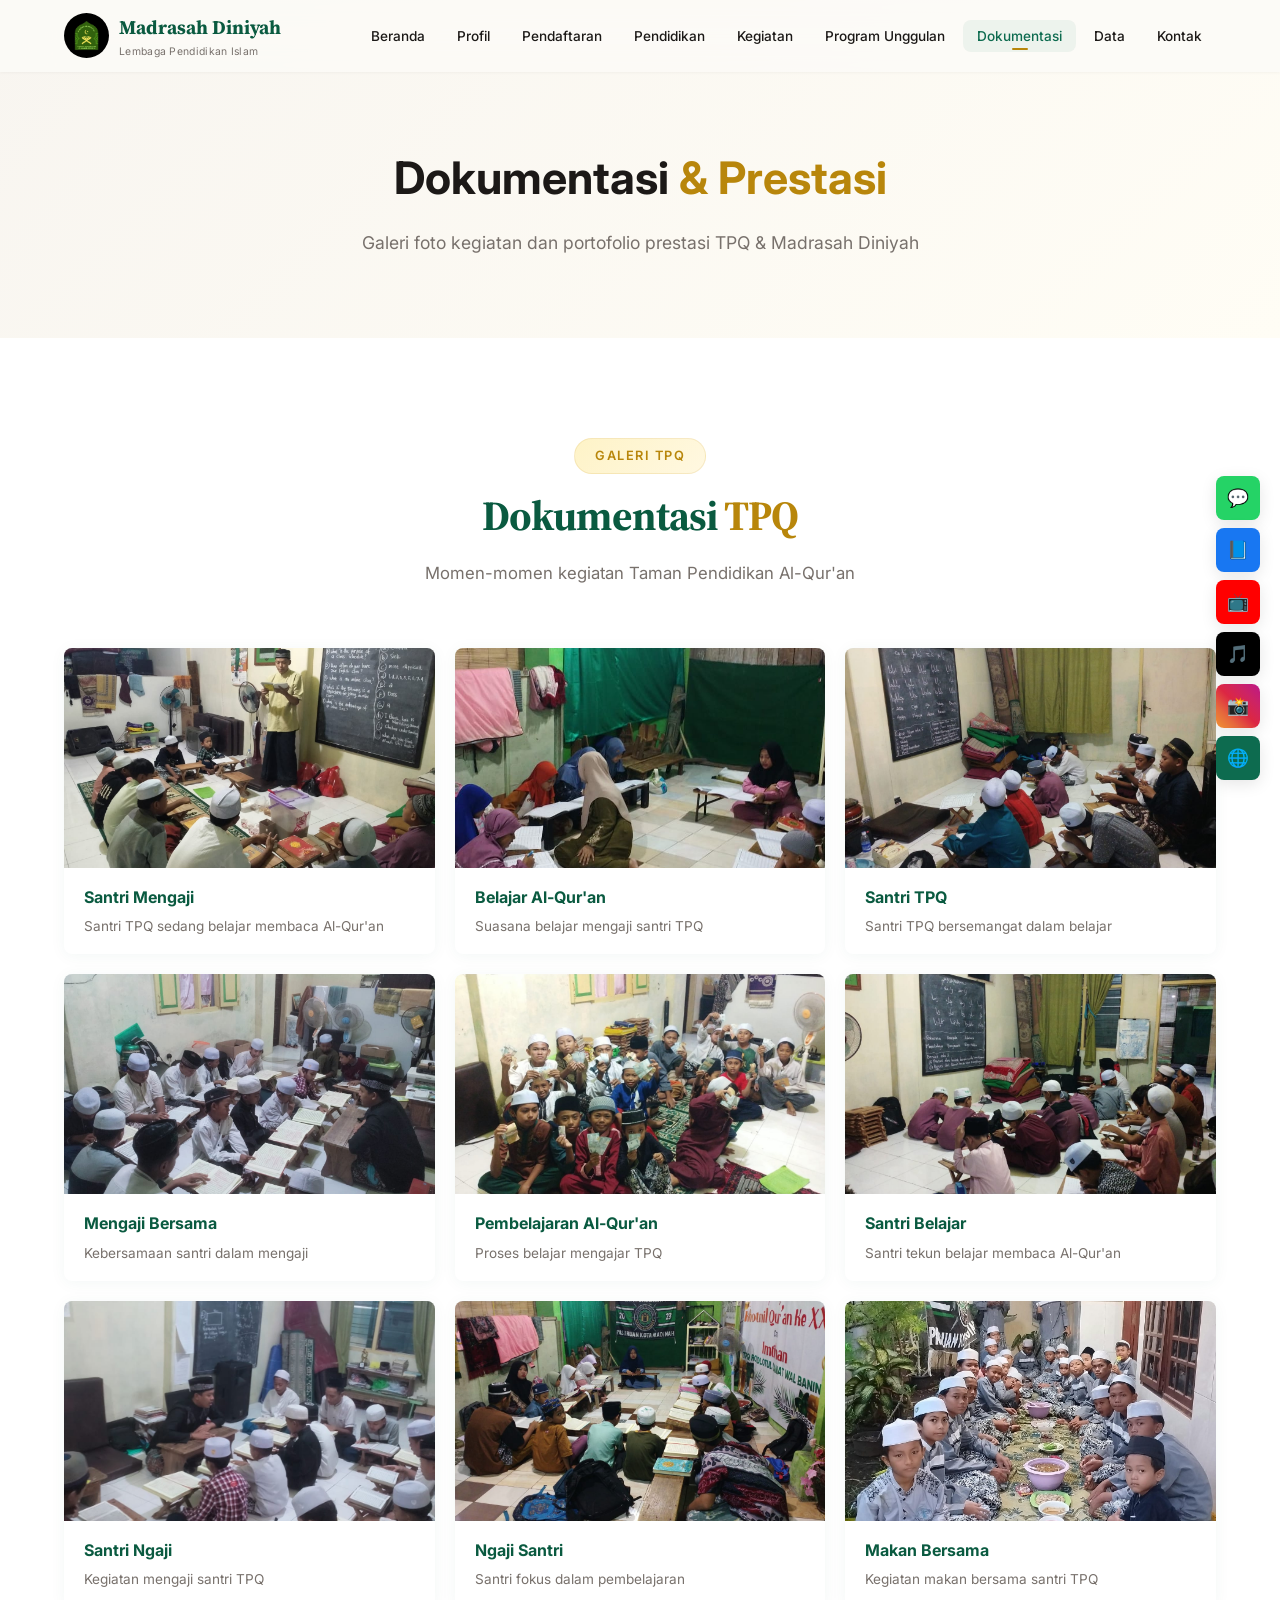
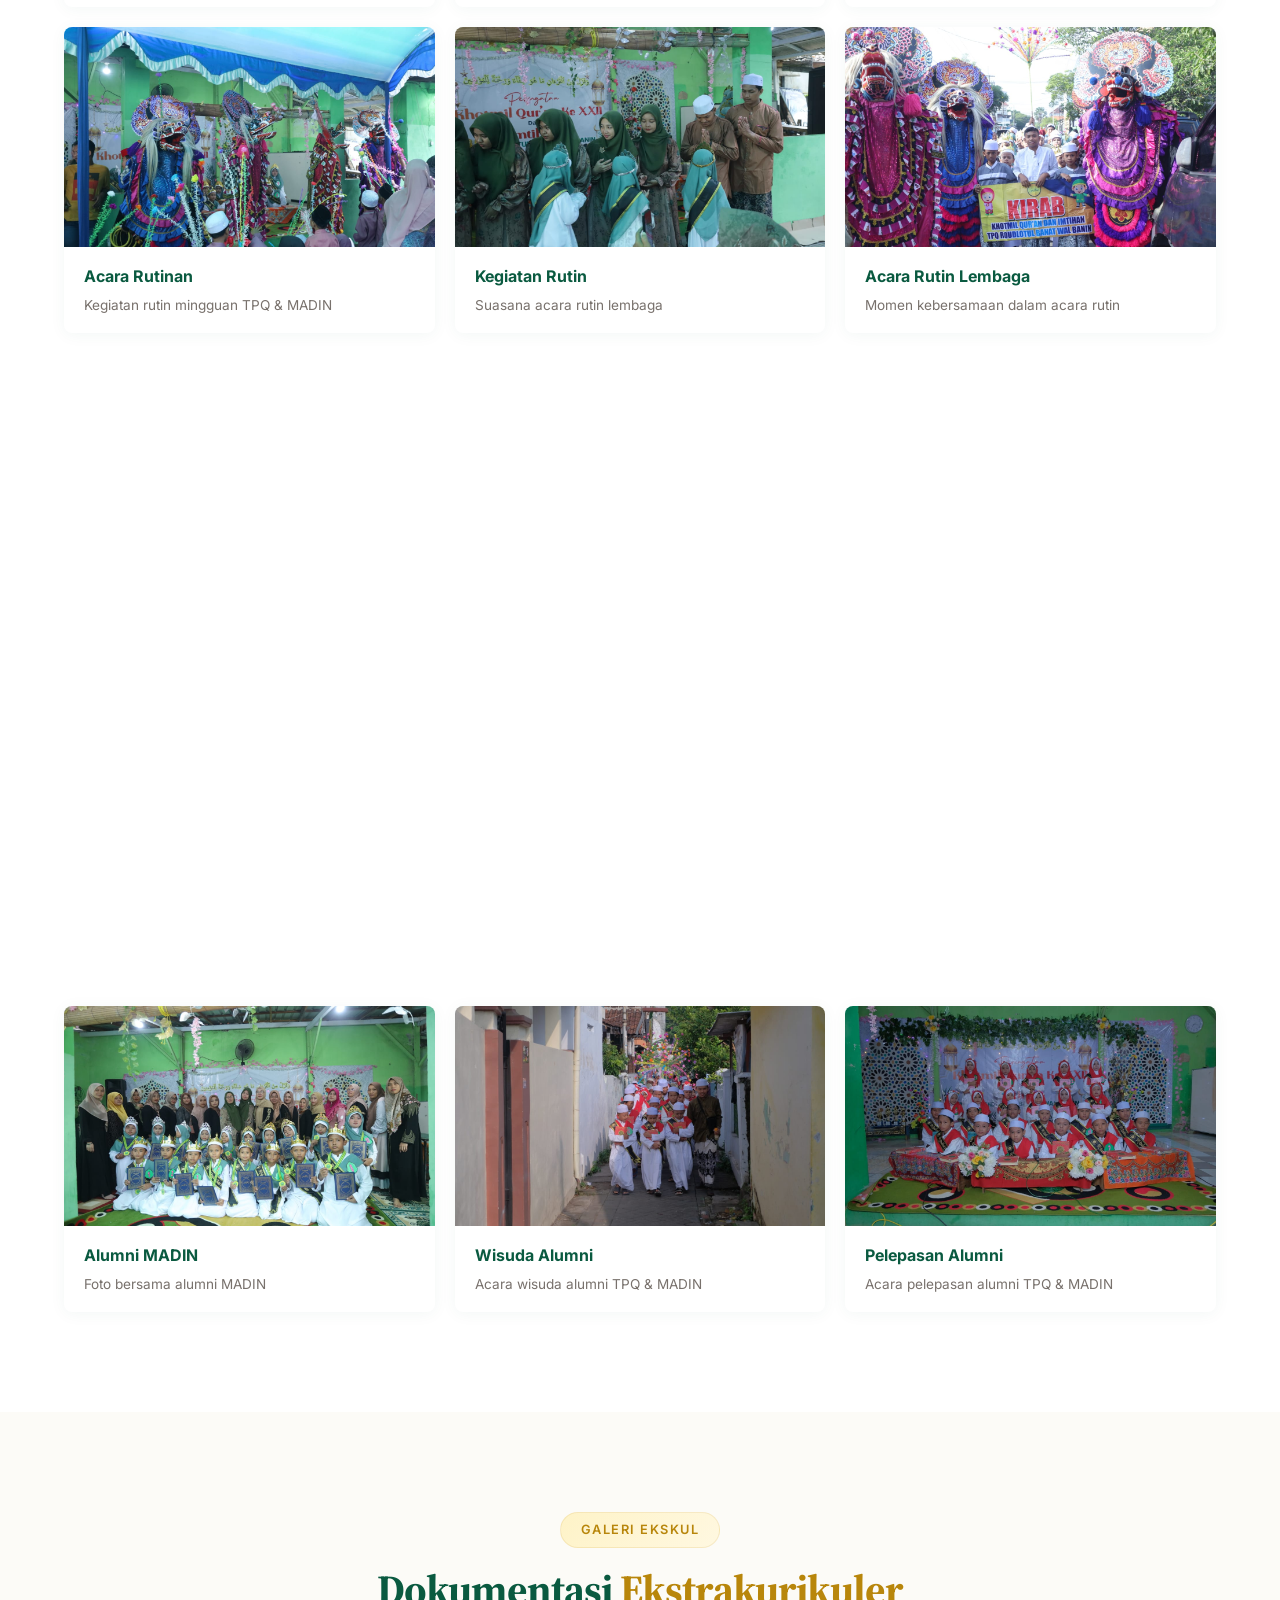
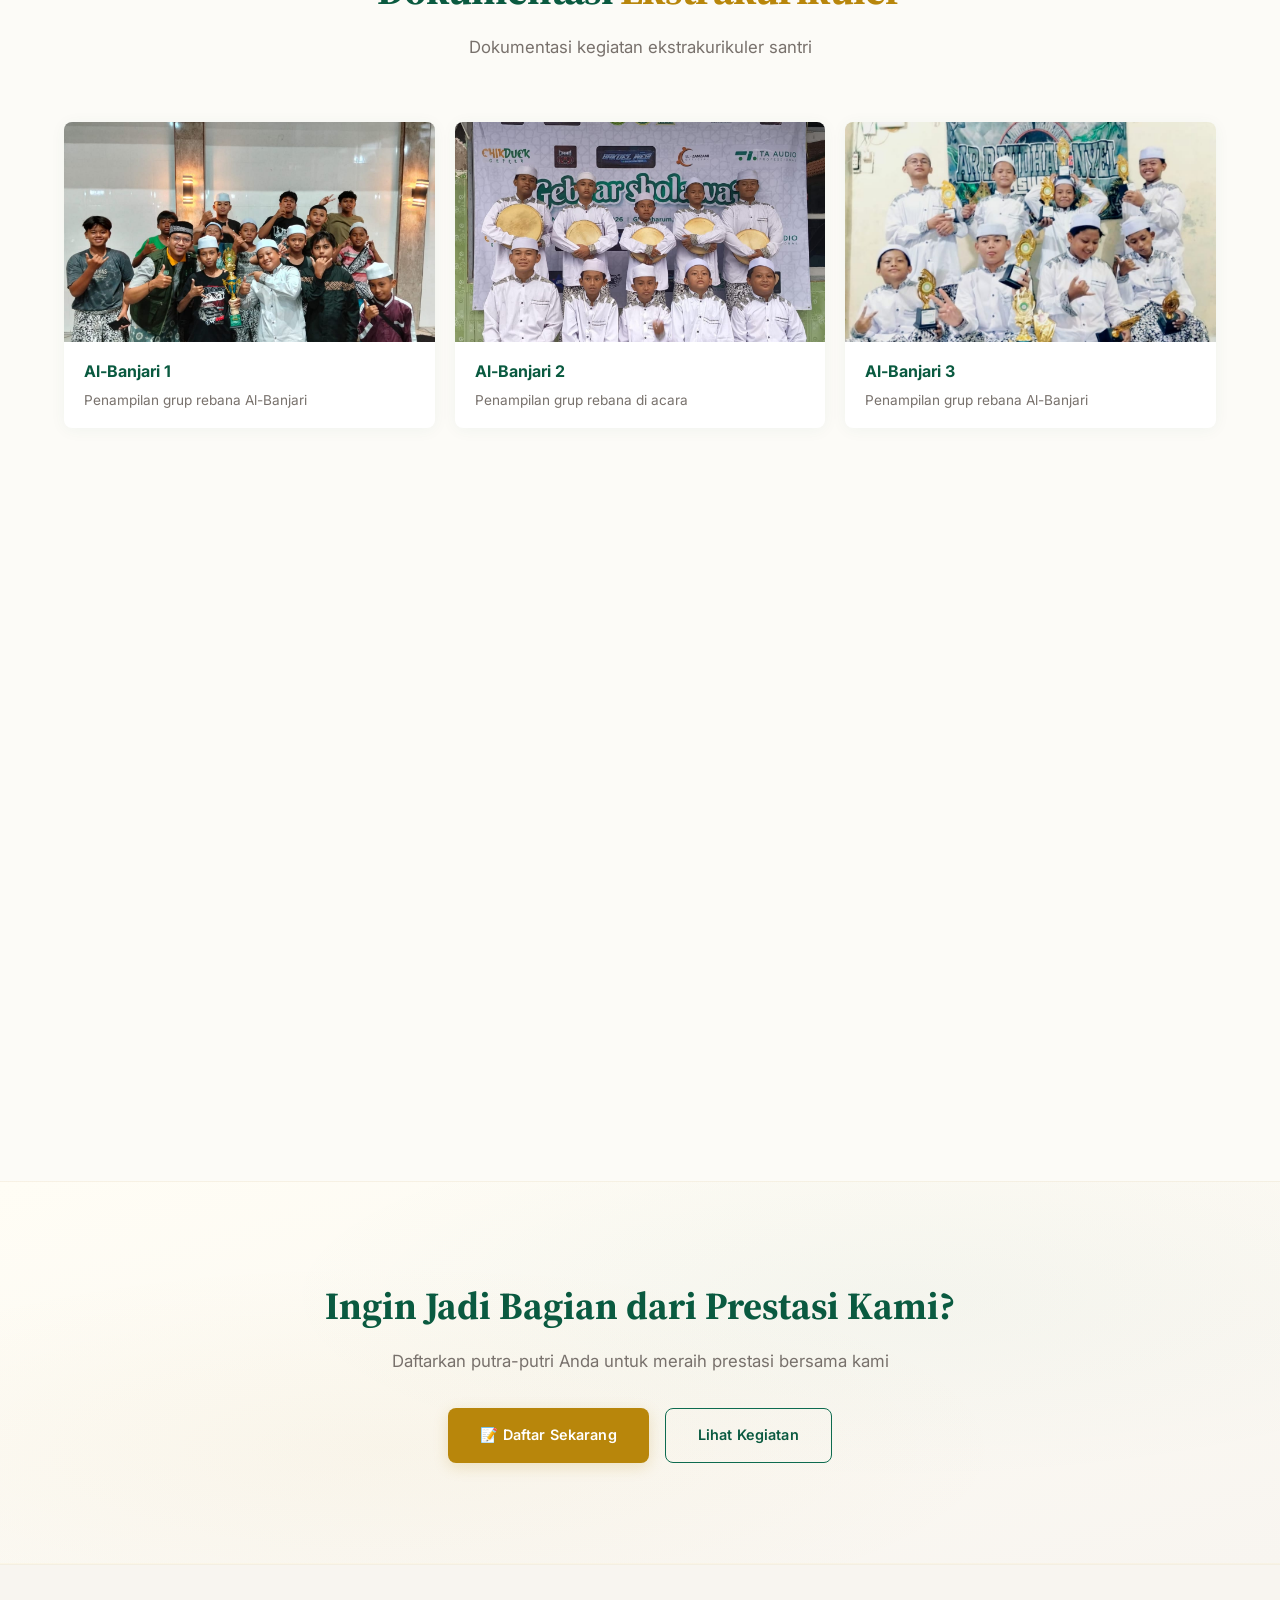
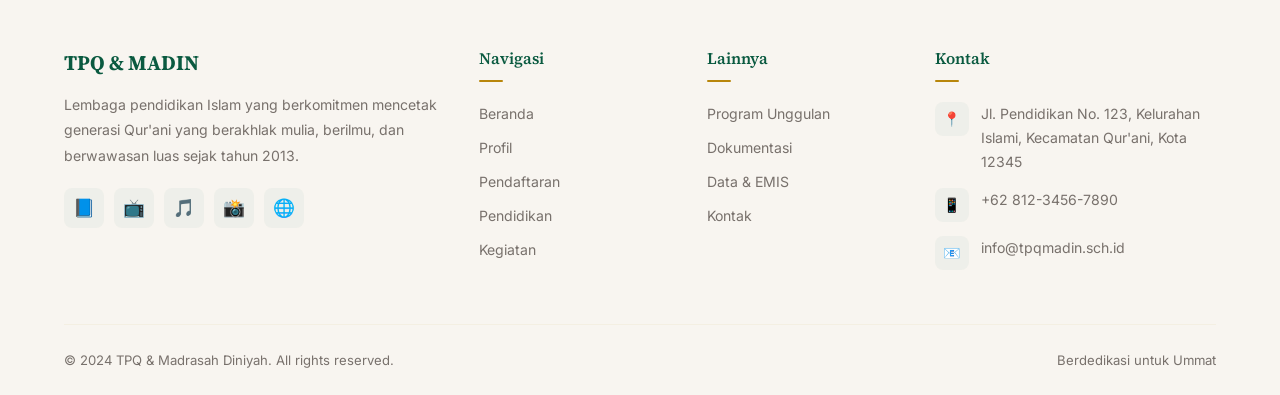
<file: dokumentasi.html>
<!DOCTYPE html>
<html lang="id">
<head>
  <meta charset="UTF-8">
  <meta name="viewport" content="width=device-width, initial-scale=1.0">
  <meta name="description" content="Dokumentasi TPQ & Madrasah Diniyah - Galeri Foto & Prestasi">
  <title>Dokumentasi - TPQ & MADIN</title>
  <link rel="preconnect" href="https://fonts.googleapis.com">
  <link rel="preconnect" href="https://fonts.gstatic.com" crossorigin>
  <link href="https://fonts.googleapis.com/css2?family=Inter:wght@300;400;500;600;700;800&family=Source+Serif+4:opsz,wght@8..60,300;8..60,400;8..60,500;8..60,600;8..60,700;8..60,800&display=swap" rel="stylesheet">
  <link rel="stylesheet" href="css/style.css">
  <style>
    .page-hero { background: linear-gradient(135deg, var(--bg-warm), var(--bg-cream)); padding: 140px 0 80px; text-align: center; color: var(--text-dark); }
    .page-hero h1 { font-size: 2.8rem; font-weight: 700; margin-bottom: 12px; }
    .page-hero p { color: var(--text-muted); font-size: 1.1rem; }
    .page-hero span { color: var(--secondary); }

    .dokumentasi-grid { display: grid; grid-template-columns: repeat(3, 1fr); gap: 20px; }
    .dokum-item { border-radius: var(--radius); overflow: hidden; box-shadow: var(--shadow); transition: var(--transition); cursor: pointer; background: var(--white); }
    .dokum-item:hover { transform: translateY(-6px); box-shadow: var(--shadow-hover); }
    .dokum-image { height: 220px; overflow: hidden; position: relative; background: var(--bg-light); }
    .dokum-image img { width: 100%; height: 100%; object-fit: cover; display: block; transition: var(--transition); }
    .dokum-item:hover .dokum-image img { transform: scale(1.08); }
    .dokum-image::after { content: ''; position: absolute; inset: 0; background: linear-gradient(to top, rgba(13, 107, 79, 0.4), transparent 50%); opacity: 0; transition: var(--transition); pointer-events: none; }
    .dokum-item:hover .dokum-image::after { opacity: 1; }
    .dokum-caption { padding: 16px 20px; }
    .dokum-caption h4 { font-size: 1rem; color: var(--primary-dark); margin-bottom: 4px; }
    .dokum-caption p { font-size: 0.85rem; color: var(--text-muted); }

    @media (max-width: 768px) {
      .page-hero h1 { font-size: 2rem; }
      .dokumentasi-grid { grid-template-columns: 1fr 1fr; }
    }
    @media (max-width: 480px) {
      .dokumentasi-grid { grid-template-columns: 1fr; }
    }
  </style>
</head>
<body>

  <header class="header">
    <div class="container">
      <nav class="navbar">
        <a href="index.html" class="nav-brand">
          <img src="images/Logo_Madrasah3.webp" alt="Madrasah Diniyah Logo" style="width:45px; height:45px; border-radius:50%; object-fit:cover;">
          <div class="brand-text">
            Madrasah Diniyah
            <span>Lembaga Pendidikan Islam</span>
          </div>
        </a>
        <ul class="nav-menu">
          <li><a href="index.html">Beranda</a></li>
          <li><a href="profil.html">Profil</a></li>
          <li><a href="pendaftaran.html">Pendaftaran</a></li>
          <li><a href="pendidikan.html">Pendidikan</a></li>
          <li><a href="kegiatan.html">Kegiatan</a></li>
          <li><a href="program-unggulan.html">Program Unggulan</a></li>
          <li><a href="dokumentasi.html" class="active">Dokumentasi</a></li>
          <li><a href="data.html">Data</a></li>
          <li><a href="kontak.html">Kontak</a></li>
        </ul>
        <button class="nav-toggle" aria-label="Toggle navigation"><span></span><span></span><span></span></button>
      </nav>
    </div>
  </header>

  <section class="page-hero">
    <div class="container">
      <h1>Dokumentasi <span>& Prestasi</span></h1>
      <p>Galeri foto kegiatan dan portofolio prestasi TPQ & Madrasah Diniyah</p>
    </div>
  </section>

  <!-- Dokumentasi TPQ -->
  <section class="section-padding" style="background: var(--white);">
    <div class="container">
      <div class="section-header fade-up">
        <span class="section-tag">Galeri TPQ</span>
        <h2 class="section-title">Dokumentasi <span>TPQ</span></h2>
        <p class="section-subtitle">Momen-momen kegiatan Taman Pendidikan Al-Qur'an</p>
      </div>
      <div class="dokumentasi-grid">
        <div class="dokum-item fade-up"><div class="dokum-image"><img src="images/Anak_Ngaji3.webp" alt="Santri Mengaji" loading="lazy"></div><div class="dokum-caption"><h4>Santri Mengaji</h4><p>Santri TPQ sedang belajar membaca Al-Qur'an</p></div></div>
        <div class="dokum-item fade-up"><div class="dokum-image"><img src="images/Anak_Ngaji4.webp" alt="Belajar Al-Qur'an" loading="lazy"></div><div class="dokum-caption"><h4>Belajar Al-Qur'an</h4><p>Suasana belajar mengaji santri TPQ</p></div></div>
        <div class="dokum-item fade-up"><div class="dokum-image"><img src="images/Anak_Ngaji5.webp" alt="Santri TPQ" loading="lazy"></div><div class="dokum-caption"><h4>Santri TPQ</h4><p>Santri TPQ bersemangat dalam belajar</p></div></div>
        <div class="dokum-item fade-up"><div class="dokum-image"><img src="images/Anak_Ngaji6.webp" alt="Mengaji Bersama" loading="lazy"></div><div class="dokum-caption"><h4>Mengaji Bersama</h4><p>Kebersamaan santri dalam mengaji</p></div></div>
        <div class="dokum-item fade-up"><div class="dokum-image"><img src="images/Anak_ngaji1.webp" alt="Pembelajaran Al-Qur'an" loading="lazy"></div><div class="dokum-caption"><h4>Pembelajaran Al-Qur'an</h4><p>Proses belajar mengajar TPQ</p></div></div>
        <div class="dokum-item fade-up"><div class="dokum-image"><img src="images/Anak_Ngaji2.webp" alt="Santri Belajar" loading="lazy"></div><div class="dokum-caption"><h4>Santri Belajar</h4><p>Santri tekun belajar membaca Al-Qur'an</p></div></div>
        <div class="dokum-item fade-up"><div class="dokum-image"><img src="images/Anak_Ngaji7.webp" alt="Santri Ngaji" loading="lazy"></div><div class="dokum-caption"><h4>Santri Ngaji</h4><p>Kegiatan mengaji santri TPQ</p></div></div>
        <div class="dokum-item fade-up"><div class="dokum-image"><img src="images/Anak_Ngaji8.webp" alt="Ngaji Santri" loading="lazy"></div><div class="dokum-caption"><h4>Ngaji Santri</h4><p>Santri fokus dalam pembelajaran</p></div></div>
        <div class="dokum-item fade-up"><div class="dokum-image"><img src="images/Anak_makan.webp" alt="Santri Makan Bersama" loading="lazy"></div><div class="dokum-caption"><h4>Makan Bersama</h4><p>Kegiatan makan bersama santri TPQ</p></div></div>
        <div class="dokum-item fade-up"><div class="dokum-image"><img src="images/Acara_Rutinan.webp" alt="Acara Rutinan" loading="lazy"></div><div class="dokum-caption"><h4>Acara Rutinan</h4><p>Kegiatan rutin mingguan TPQ & MADIN</p></div></div>
        <div class="dokum-item fade-up"><div class="dokum-image"><img src="images/Acara_Rutin2.webp" alt="Kegiatan Rutin" loading="lazy"></div><div class="dokum-caption"><h4>Kegiatan Rutin</h4><p>Suasana acara rutin lembaga</p></div></div>
        <div class="dokum-item fade-up"><div class="dokum-image"><img src="images/Acara_Rutin4.webp" alt="Acara Rutin Lembaga" loading="lazy"></div><div class="dokum-caption"><h4>Acara Rutin Lembaga</h4><p>Momen kebersamaan dalam acara rutin</p></div></div>
        <div class="dokum-item fade-up"><div class="dokum-image"><img src="images/Acara_Rutinan3.jpeg" alt="Rutinan TPQ" loading="lazy"></div><div class="dokum-caption"><h4>Rutinan TPQ</h4><p>Kegiatan rutin TPQ & MADIN</p></div></div>
        <div class="dokum-item fade-up"><div class="dokum-image"><img src="images/Acara_Rutinan5.webp" alt="Acara Rutinan Santri" loading="lazy"></div><div class="dokum-caption"><h4>Acara Rutinan Santri</h4><p>Kumpulan santri dalam acara rutinan</p></div></div>
        <div class="dokum-item fade-up"><div class="dokum-image"><img src="images/Al-banjari1.webp" alt="Al-Banjari" loading="lazy"></div><div class="dokum-caption"><h4>Al-Banjari</h4><p>Penampilan grup rebana Al-Banjari</p></div></div>
        <div class="dokum-item fade-up"><div class="dokum-image"><img src="images/Al-banjari2.webp" alt="Penampilan Al-Banjari" loading="lazy"></div><div class="dokum-caption"><h4>Penampilan Al-Banjari</h4><p>Grup Al-Banjari tampil di acara</p></div></div>
        <div class="dokum-item fade-up"><div class="dokum-image"><img src="images/Al-banjari3.webp" alt="Rebana Al-Banjari" loading="lazy"></div><div class="dokum-caption"><h4>Rebana Al-Banjari</h4><p>Penampilan rebana Al-Banjari</p></div></div>
        <div class="dokum-item fade-up"><div class="dokum-image"><img src="images/Alumni1.webp" alt="Alumni" loading="lazy"></div><div class="dokum-caption"><h4>Alumni TPQ</h4><p>Foto bersama alumni TPQ</p></div></div>
        <div class="dokum-item fade-up"><div class="dokum-image"><img src="images/Alumni2.webp" alt="Alumni MADIN" loading="lazy"></div><div class="dokum-caption"><h4>Alumni MADIN</h4><p>Foto bersama alumni MADIN</p></div></div>
        <div class="dokum-item fade-up"><div class="dokum-image"><img src="images/Alumni3.webp" alt="Wisuda Alumni" loading="lazy"></div><div class="dokum-caption"><h4>Wisuda Alumni</h4><p>Acara wisuda alumni TPQ & MADIN</p></div></div>
        <div class="dokum-item fade-up"><div class="dokum-image"><img src="images/Alumni4.webp" alt="Pelepasan Alumni" loading="lazy"></div><div class="dokum-caption"><h4>Pelepasan Alumni</h4><p>Acara pelepasan alumni TPQ & MADIN</p></div></div>
      </div>
    </div>
  </section>

  <!-- Dokumentasi Ekstrakurikuler -->
  <section class="section-padding" style="background: var(--bg-light);">
    <div class="container">
      <div class="section-header fade-up">
        <span class="section-tag">Galeri Ekskul</span>
        <h2 class="section-title">Dokumentasi <span>Ekstrakurikuler</span></h2>
        <p class="section-subtitle">Dokumentasi kegiatan ekstrakurikuler santri</p>
      </div>
      <div class="dokumentasi-grid">
        <div class="dokum-item fade-up"><div class="dokum-image"><img src="images/Al-banjari1.webp" alt="Al-Banjari" loading="lazy"></div><div class="dokum-caption"><h4>Al-Banjari 1</h4><p>Penampilan grup rebana Al-Banjari</p></div></div>
        <div class="dokum-item fade-up"><div class="dokum-image"><img src="images/Al-banjari2.webp" alt="Al-Banjari 2" loading="lazy"></div><div class="dokum-caption"><h4>Al-Banjari 2</h4><p>Penampilan grup rebana di acara</p></div></div>
        <div class="dokum-item fade-up"><div class="dokum-image"><img src="images/Al-banjari3.webp" alt="Al-Banjari 3" loading="lazy"></div><div class="dokum-caption"><h4>Al-Banjari 3</h4><p>Penampilan grup rebana Al-Banjari</p></div></div>
        <div class="dokum-item fade-up"><div class="dokum-image"><img src="images/Pencak_Silat.webp" alt="Pencak Silat" loading="lazy"></div><div class="dokum-caption"><h4>Pencak Silat</h4><p>Latihan Pencak Silat santri</p></div></div>
        <div class="dokum-item fade-up"><div class="dokum-image"><img src="images/Pencak_Silat2.webp" alt="Pencak Silat 2" loading="lazy"></div><div class="dokum-caption"><h4>Pencak Silat 2</h4><p>Gerakan Pencak Silat santri</p></div></div>
        <div class="dokum-item fade-up"><div class="dokum-image"><img src="images/Prestasi_Tartil.webp" alt="Prestasi Tartil" loading="lazy"></div><div class="dokum-caption"><h4>Prestasi Tartil</h4><p>Prestasi santri dalam cabang Tartil Qur'an</p></div></div>
        <div class="dokum-item fade-up"><div class="dokum-image"><img src="images/prestasi_tartil2.webp" alt="Prestasi Tartil 2" loading="lazy"></div><div class="dokum-caption"><h4>Prestasi Tartil 2</h4><p>Prestasi santri cabang Tartil Qur'an</p></div></div>
      </div>
    </div>
  </section>



  <section class="cta-section section-padding">
    <div class="container">
      <div class="cta-content fade-up">
        <h2>Ingin Jadi Bagian dari Prestasi Kami?</h2>
        <p>Daftarkan putra-putri Anda untuk meraih prestasi bersama kami</p>
        <div class="cta-buttons">
          <a href="pendaftaran.html" class="btn btn-gold">📝 Daftar Sekarang</a>
          <a href="kegiatan.html" class="btn btn-outline-light">Lihat Kegiatan</a>
        </div>
      </div>
    </div>
  </section>

  <footer class="footer">
    <div class="container">
      <div class="footer-grid">
        <div class="footer-brand fade-up"><h3>TPQ &amp; MADIN</h3><p>Lembaga pendidikan Islam yang berkomitmen mencetak generasi Qur'ani yang berakhlak mulia, berilmu, dan berwawasan luas sejak tahun 2013.</p><div class="footer-social"><a href="#" aria-label="Facebook">📘</a><a href="#" aria-label="YouTube">📺</a><a href="#" aria-label="TikTok">🎵</a><a href="#" aria-label="Instagram">📸</a><a href="#" aria-label="Website">🌐</a></div></div>
        <div class="fade-up"><h4>Navigasi</h4><ul class="footer-links"><li><a href="index.html">Beranda</a></li><li><a href="profil.html">Profil</a></li><li><a href="pendaftaran.html">Pendaftaran</a></li><li><a href="pendidikan.html">Pendidikan</a></li><li><a href="kegiatan.html">Kegiatan</a></li></ul></div>
        <div class="fade-up"><h4>Lainnya</h4><ul class="footer-links"><li><a href="program-unggulan.html">Program Unggulan</a></li><li><a href="dokumentasi.html">Dokumentasi</a></li><li><a href="data.html">Data & EMIS</a></li><li><a href="kontak.html">Kontak</a></li></ul></div>
        <div class="fade-up"><h4>Kontak</h4><ul class="footer-contact"><li><span class="contact-icon">📍</span><span>Jl. Pendidikan No. 123, Kelurahan Islami, Kecamatan Qur'ani, Kota 12345</span></li><li><span class="contact-icon">📱</span><span>+62 812-3456-7890</span></li><li><span class="contact-icon">📧</span><span>info@tpqmadin.sch.id</span></li></ul></div>
      </div>
      <div class="footer-bottom"><p>&copy; 2024 TPQ & Madrasah Diniyah. All rights reserved.</p><p>Berdedikasi untuk Ummat</p></div>
    </div>
  </footer>

  <div class="floating-sosmed">
    <a href="https://wa.me/6281234567890" class="sosmed-wa" target="_blank" rel="noopener" title="WhatsApp">💬<span class="sosmed-label">WhatsApp</span></a>
    <a href="#" class="sosmed-fb" target="_blank" rel="noopener" title="Facebook">📘<span class="sosmed-label">Facebook</span></a>
    <a href="#" class="sosmed-yt" target="_blank" rel="noopener" title="YouTube">📺<span class="sosmed-label">YouTube</span></a>
    <a href="#" class="sosmed-tt" target="_blank" rel="noopener" title="TikTok">🎵<span class="sosmed-label">TikTok</span></a>
    <a href="#" class="sosmed-ig" target="_blank" rel="noopener" title="Instagram">📸<span class="sosmed-label">Instagram</span></a>
    <a href="#" class="sosmed-web" target="_blank" rel="noopener" title="Website">🌐<span class="sosmed-label">Website</span></a>
  </div>

  <script src="js/main.js"></script>
</body>
</html>
</file>
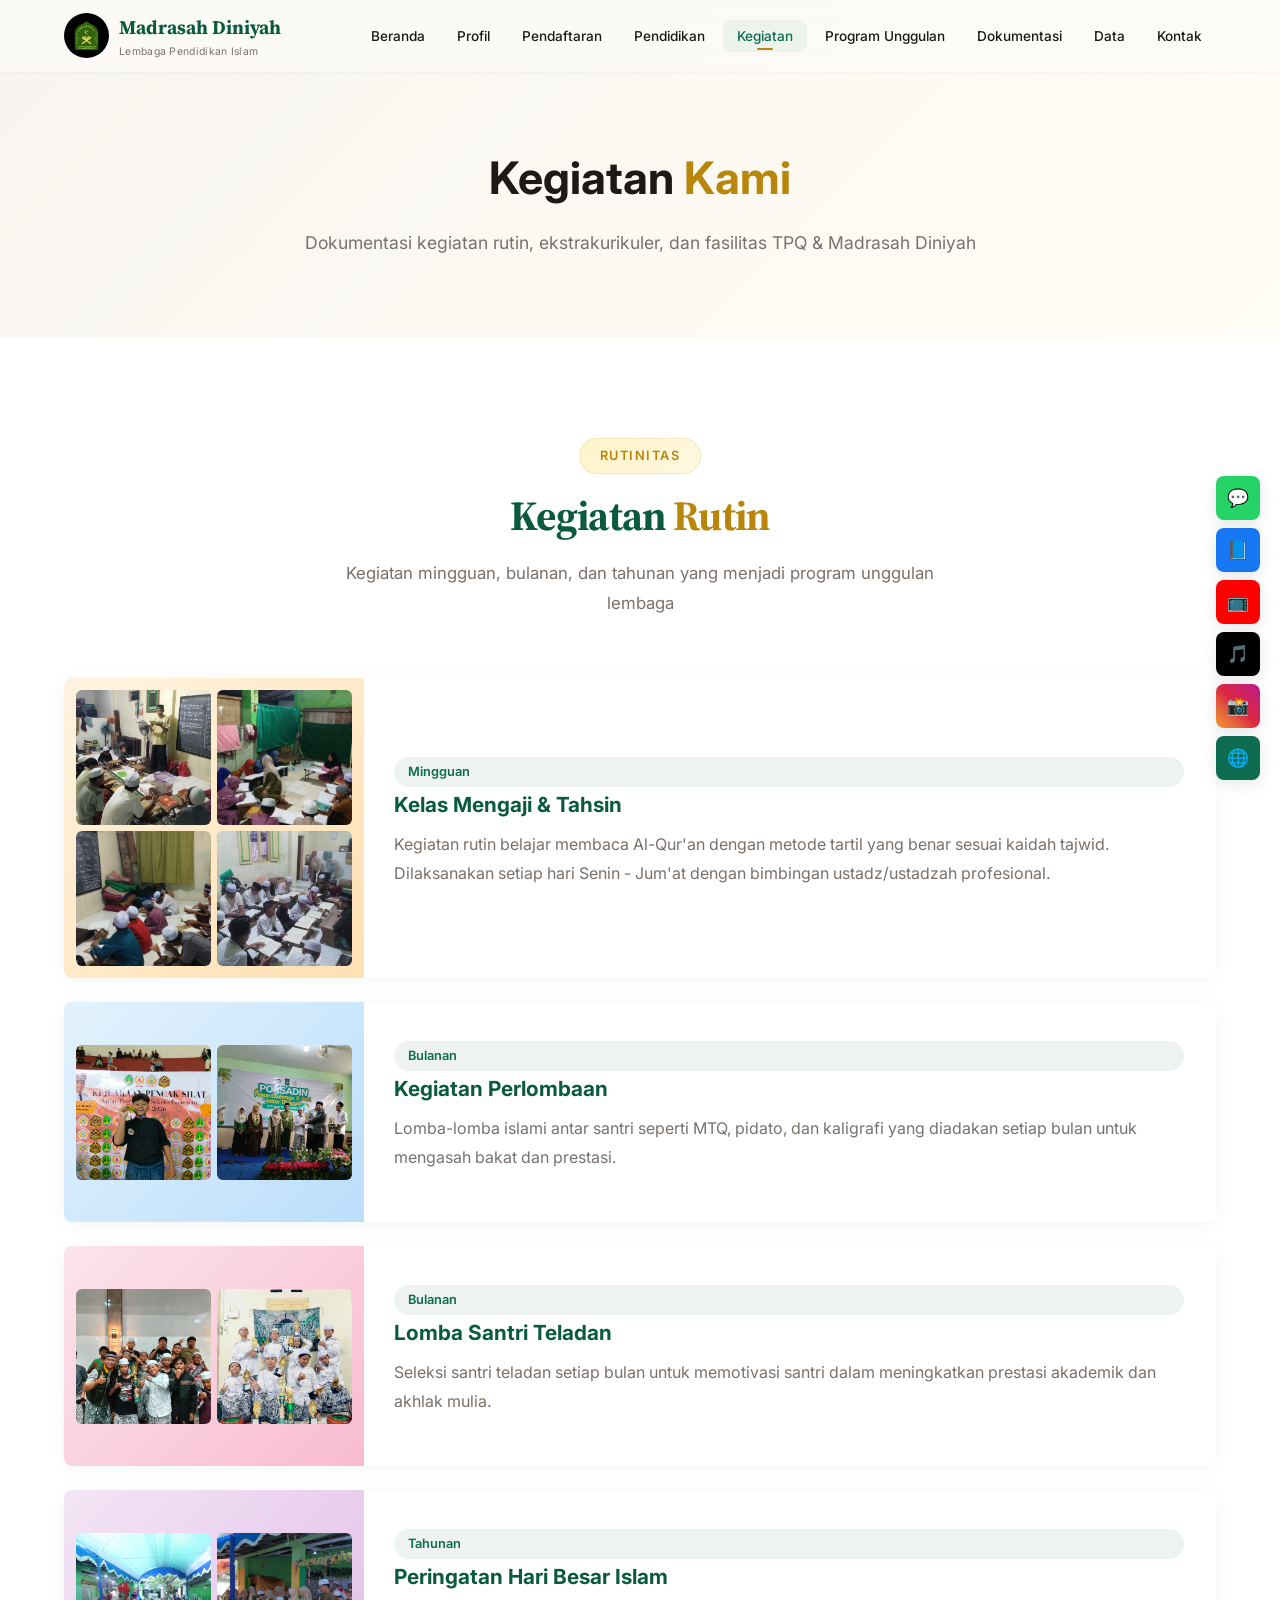
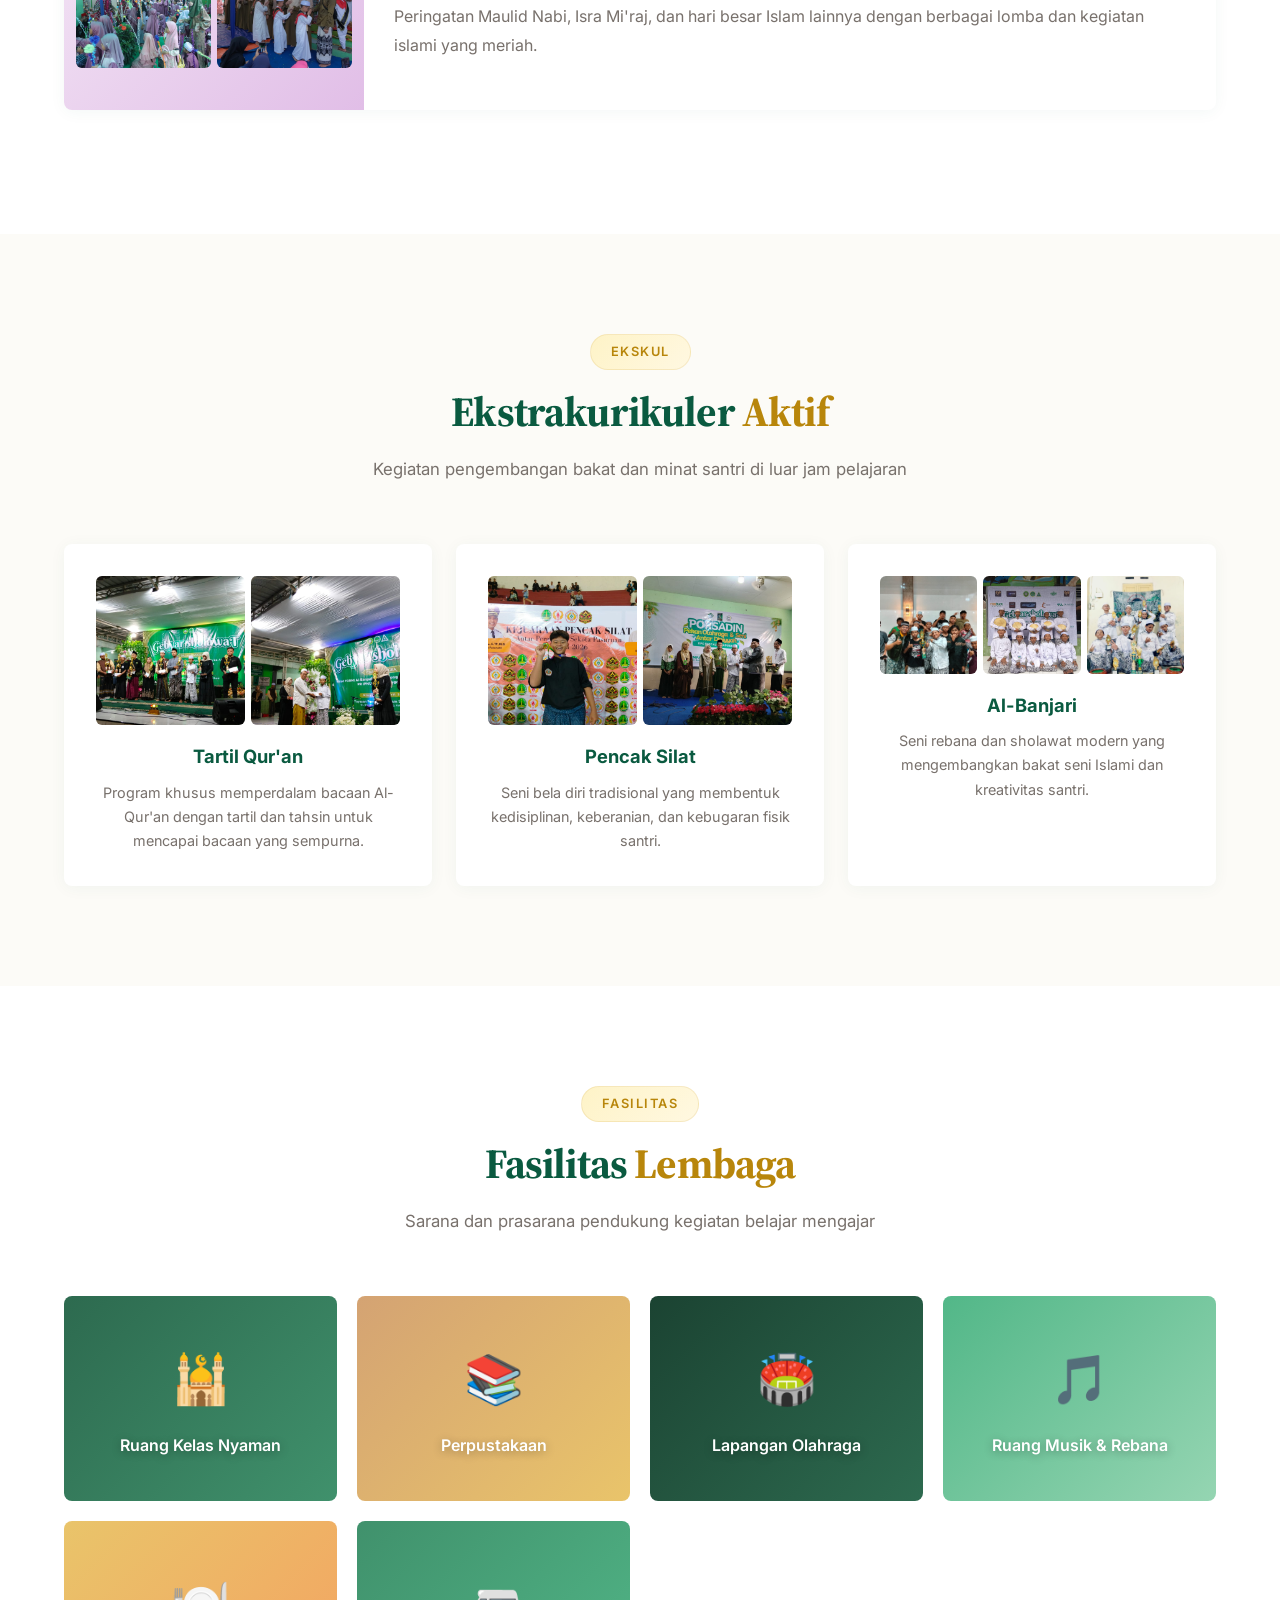
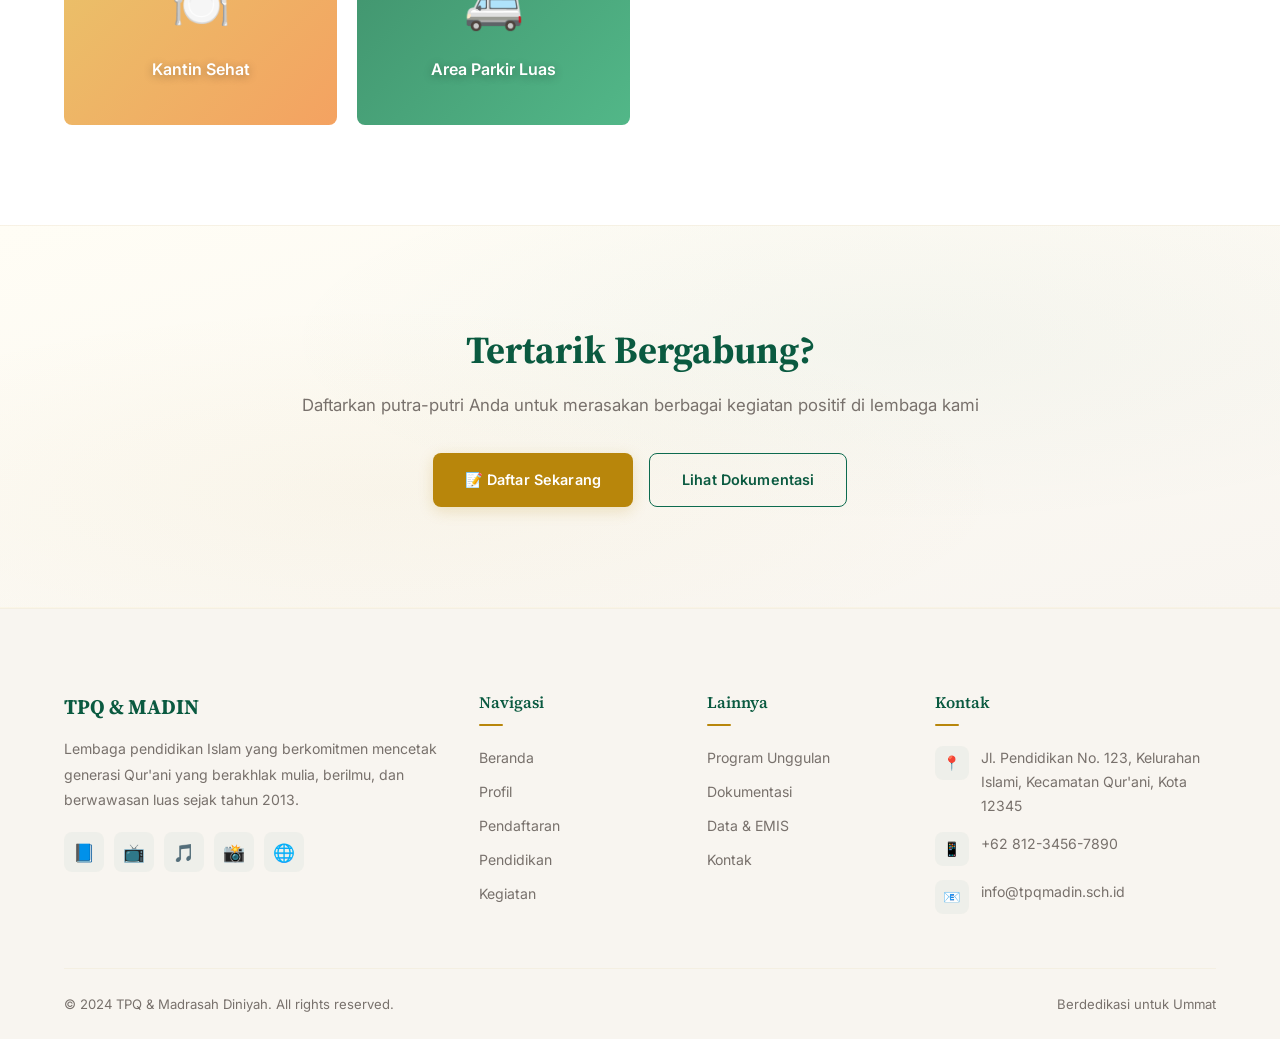
<file: kegiatan.html>
<!DOCTYPE html>
<html lang="id">
<head>
  <meta charset="UTF-8">
  <meta name="viewport" content="width=device-width, initial-scale=1.0">
  <meta name="description" content="Kegiatan Rutin, Ekstrakurikuler & Fasilitas TPQ & Madrasah Diniyah">
  <title>Kegiatan - TPQ & MADIN</title>
  <link rel="preconnect" href="https://fonts.googleapis.com">
  <link rel="preconnect" href="https://fonts.gstatic.com" crossorigin>
  <link href="https://fonts.googleapis.com/css2?family=Inter:wght@300;400;500;600;700;800&family=Source+Serif+4:opsz,wght@8..60,300;8..60,400;8..60,500;8..60,600;8..60,700;8..60,800&display=swap" rel="stylesheet">
  <link rel="stylesheet" href="css/style.css">
  <style>
    .page-hero { background: linear-gradient(135deg, var(--bg-warm), var(--bg-cream)); padding: 140px 0 80px; text-align: center; color: var(--text-dark); }
    .page-hero h1 { font-size: 2.8rem; font-weight: 700; margin-bottom: 12px; }
    .page-hero p { color: var(--text-muted); font-size: 1.1rem; }
    .page-hero span { color: var(--secondary); }

    .activity-card { display: grid; grid-template-columns: 300px 1fr; gap: 30px; background: var(--white); border-radius: var(--radius); overflow: hidden; box-shadow: var(--shadow); margin-bottom: 24px; transition: var(--transition); }
    .activity-card:hover { box-shadow: var(--shadow-hover); transform: translateY(-4px); }
    .activity-image { min-height: 220px; display: flex; align-items: center; justify-content: center; font-size: 5rem; }
    .activity-card:nth-child(1) .activity-image { background: linear-gradient(135deg, #e8f5e9, #c8e6c9); }
    .activity-card:nth-child(2) .activity-image { background: linear-gradient(135deg, #fff3e0, #ffe0b2); }
    .activity-card:nth-child(3) .activity-image { background: linear-gradient(135deg, #e3f2fd, #bbdefb); }
    .activity-card:nth-child(4) .activity-image { background: linear-gradient(135deg, #fce4ec, #f8bbd0); }
    .activity-card:nth-child(5) .activity-image { background: linear-gradient(135deg, #f3e5f5, #e1bee7); }
    .activity-body { padding: 32px 32px 32px 0; display: flex; flex-direction: column; justify-content: center; }
    .activity-body h3 { font-size: 1.3rem; color: var(--primary-dark); margin-bottom: 8px; }
    .activity-body p { color: var(--text-muted); line-height: 1.8; margin-bottom: 12px; }
    .activity-body .activity-tag { display: inline-block; background: rgba(45, 106, 79, 0.08); color: var(--primary); padding: 4px 14px; border-radius: 50px; font-size: 0.8rem; font-weight: 600; }

    .ekskul-grid { display: grid; grid-template-columns: repeat(3, 1fr); gap: 24px; }
    .ekskul-card { background: var(--white); border-radius: var(--radius); padding: 32px; text-align: center; box-shadow: var(--shadow); transition: var(--transition); }
    .ekskul-card:hover { transform: translateY(-6px); box-shadow: var(--shadow-hover); }
    .ekskul-icon { font-size: 3rem; margin-bottom: 16px; }
    .ekskul-card h4 { font-size: 1.15rem; color: var(--primary-dark); margin-bottom: 8px; }
    .ekskul-card p { font-size: 0.9rem; color: var(--text-muted); line-height: 1.7; }

    .fasilitas-grid { display: grid; grid-template-columns: repeat(auto-fill, minmax(250px, 1fr)); gap: 20px; }
    .fasilitas-item { position: relative; border-radius: var(--radius); overflow: hidden; aspect-ratio: 4/3; display: flex; flex-direction: column; align-items: center; justify-content: center; font-size: 3rem; color: var(--white); text-align: center; }
    .fasilitas-item p { font-size: 1rem; font-weight: 600; margin-top: 12px; text-shadow: 0 2px 10px rgba(0,0,0,0.3); }
    .fasilitas-item:nth-child(1) { background: linear-gradient(135deg, #2d6a4f, #40916c); }
    .fasilitas-item:nth-child(2) { background: linear-gradient(135deg, #d4a373, #e9c46a); }
    .fasilitas-item:nth-child(3) { background: linear-gradient(135deg, #1b4332, #2d6a4f); }
    .fasilitas-item:nth-child(4) { background: linear-gradient(135deg, #52b788, #95d5b2); }
    .fasilitas-item:nth-child(5) { background: linear-gradient(135deg, #e9c46a, #f4a261); }
    .fasilitas-item:nth-child(6) { background: linear-gradient(135deg, #40916c, #52b788); }

    @media (max-width: 768px) {
      .page-hero h1 { font-size: 2rem; }
      .activity-card { grid-template-columns: 1fr; }
      .activity-image { min-height: 180px; }
      .activity-body { padding: 20px; }
      .ekskul-grid { grid-template-columns: 1fr; }
    }
  </style>
</head>
<body>

  <header class="header">
    <div class="container">
      <nav class="navbar">
        <a href="index.html" class="nav-brand">
          <img src="images/Logo_Madrasah3.webp" alt="Madrasah Diniyah Logo" style="width:45px; height:45px; border-radius:50%; object-fit:cover;">
          <div class="brand-text">
            Madrasah Diniyah
            <span>Lembaga Pendidikan Islam</span>
          </div>
        </a>
        <ul class="nav-menu">
          <li><a href="index.html">Beranda</a></li>
          <li><a href="profil.html">Profil</a></li>
          <li><a href="pendaftaran.html">Pendaftaran</a></li>
          <li><a href="pendidikan.html">Pendidikan</a></li>
          <li><a href="kegiatan.html" class="active">Kegiatan</a></li>
          <li><a href="program-unggulan.html">Program Unggulan</a></li>
          <li><a href="dokumentasi.html">Dokumentasi</a></li>
          <li><a href="data.html">Data</a></li>
          <li><a href="kontak.html">Kontak</a></li>
        </ul>
        <button class="nav-toggle" aria-label="Toggle navigation"><span></span><span></span><span></span></button>
      </nav>
    </div>
  </header>

  <section class="page-hero">
    <div class="container">
      <h1>Kegiatan <span>Kami</span></h1>
      <p>Dokumentasi kegiatan rutin, ekstrakurikuler, dan fasilitas TPQ & Madrasah Diniyah</p>
    </div>
  </section>

  <!-- Kegiatan Rutin -->
  <section class="section-padding" style="background: var(--white);">
    <div class="container">
      <div class="section-header fade-up">
        <span class="section-tag">Rutinitas</span>
        <h2 class="section-title">Kegiatan <span>Rutin</span></h2>
        <p class="section-subtitle">Kegiatan mingguan, bulanan, dan tahunan yang menjadi program unggulan lembaga</p>
      </div>
      
      <div class="activity-card fade-up">
        <div class="activity-image" style="display:flex; gap:6px; padding:12px; flex-wrap:wrap; align-content:center; justify-content:center;">
          <img src="images/Anak_Ngaji3.webp" alt="Mengaji" style="width:calc(50% - 3px); aspect-ratio:1; border-radius:var(--radius-sm); object-fit:cover;">
          <img src="images/Anak_Ngaji4.webp" alt="Mengaji Santri" style="width:calc(50% - 3px); aspect-ratio:1; border-radius:var(--radius-sm); object-fit:cover;">
          <img src="images/Anak_Ngaji5.webp" alt="Belajar Al-Qur'an" style="width:calc(50% - 3px); aspect-ratio:1; border-radius:var(--radius-sm); object-fit:cover;">
          <img src="images/Anak_Ngaji6.webp" alt="Santri Mengaji" style="width:calc(50% - 3px); aspect-ratio:1; border-radius:var(--radius-sm); object-fit:cover;">
        </div>
        <div class="activity-body">
          <span class="activity-tag">Mingguan</span>
          <h3>Kelas Mengaji & Tahsin</h3>
          <p>Kegiatan rutin belajar membaca Al-Qur'an dengan metode tartil yang benar sesuai kaidah tajwid. Dilaksanakan setiap hari Senin - Jum'at dengan bimbingan ustadz/ustadzah profesional.</p>
        </div>
      </div>


      <div class="activity-card fade-up">
        <div class="activity-image" style="display:flex; gap:6px; padding:12px; flex-wrap:wrap; align-content:center; justify-content:center;">
          <img src="images/Pencak_Silat.webp" alt="Pencak Silat" style="width:calc(50% - 3px); aspect-ratio:1; border-radius:var(--radius-sm); object-fit:cover;">
          <img src="images/Pencak_Silat2.webp" alt="Latihan Silat" style="width:calc(50% - 3px); aspect-ratio:1; border-radius:var(--radius-sm); object-fit:cover;">
        </div>
        <div class="activity-body">
          <span class="activity-tag">Bulanan</span>
          <h3>Kegiatan Perlombaan</h3>
          <p>Lomba-lomba islami antar santri seperti MTQ, pidato, dan kaligrafi yang diadakan setiap bulan untuk mengasah bakat dan prestasi.</p>
        </div>
      </div>

      <div class="activity-card fade-up">
        <div class="activity-image" style="display:flex; gap:6px; padding:12px; flex-wrap:wrap; align-content:center; justify-content:center;">
          <img src="images/Al-banjari1.webp" alt="Al-Banjari" style="width:calc(50% - 3px); aspect-ratio:1; border-radius:var(--radius-sm); object-fit:cover;">
          <img src="images/Al-banjari3.webp" alt="Penampilan Al-Banjari" style="width:calc(50% - 3px); aspect-ratio:1; border-radius:var(--radius-sm); object-fit:cover;">
        </div>
        <div class="activity-body">
          <span class="activity-tag">Bulanan</span>
          <h3>Lomba Santri Teladan</h3>
          <p>Seleksi santri teladan setiap bulan untuk memotivasi santri dalam meningkatkan prestasi akademik dan akhlak mulia.</p>
        </div>
      </div>

      <div class="activity-card fade-up">
        <div class="activity-image" style="display:flex; gap:6px; padding:12px; flex-wrap:wrap; align-content:center; justify-content:center;">
          <img src="images/Acara_Rutinan3.jpeg" alt="Acara Rutinan" style="width:calc(50% - 3px); aspect-ratio:1; border-radius:var(--radius-sm); object-fit:cover;">
          <img src="images/Acara_Rutinan5.webp" alt="Kegiatan Tahunan" style="width:calc(50% - 3px); aspect-ratio:1; border-radius:var(--radius-sm); object-fit:cover;">
        </div>
        <div class="activity-body">
          <span class="activity-tag">Tahunan</span>
          <h3>Peringatan Hari Besar Islam</h3>
          <p>Peringatan Maulid Nabi, Isra Mi'raj, dan hari besar Islam lainnya dengan berbagai lomba dan kegiatan islami yang meriah.</p>
        </div>
      </div>
    </div>
  </section>

  <!-- Ekstrakurikuler -->
  <section class="section-padding" style="background: var(--bg-light);">
    <div class="container">
      <div class="section-header fade-up">
        <span class="section-tag">Ekskul</span>
        <h2 class="section-title">Ekstrakurikuler <span>Aktif</span></h2>
        <p class="section-subtitle">Kegiatan pengembangan bakat dan minat santri di luar jam pelajaran</p>
      </div>
      <div class="ekskul-grid">
        <div class="ekskul-card fade-up">
          <div style="display:flex; gap:6px; margin-bottom:16px; justify-content:center;">
            <img src="images/Prestasi_Tartil.webp" alt="Tartil Qur'an" style="width:calc(50% - 3px); aspect-ratio:1; border-radius:var(--radius-sm); object-fit:cover;">
            <img src="images/prestasi_tartil2.webp" alt="Prestasi Tartil" style="width:calc(50% - 3px); aspect-ratio:1; border-radius:var(--radius-sm); object-fit:cover;">
          </div>
          <h4>Tartil Qur'an</h4>
          <p>Program khusus memperdalam bacaan Al-Qur'an dengan tartil dan tahsin untuk mencapai bacaan yang sempurna.</p>
        </div>
        <div class="ekskul-card fade-up">
          <div style="display:flex; gap:6px; margin-bottom:16px; justify-content:center;">
            <img src="images/Pencak_Silat.webp" alt="Pencak Silat" style="width:calc(50% - 3px); aspect-ratio:1; border-radius:var(--radius-sm); object-fit:cover;">
            <img src="images/Pencak_Silat2.webp" alt="Pencak Silat Santri" style="width:calc(50% - 3px); aspect-ratio:1; border-radius:var(--radius-sm); object-fit:cover;">
          </div>
          <h4>Pencak Silat</h4>
          <p>Seni bela diri tradisional yang membentuk kedisiplinan, keberanian, dan kebugaran fisik santri.</p>
        </div>
        <div class="ekskul-card fade-up">
          <div style="display:flex; gap:6px; margin-bottom:16px; justify-content:center; flex-wrap:wrap;">
            <img src="images/Al-banjari1.webp" alt="Al-Banjari" style="width:calc(33.33% - 4px); aspect-ratio:1; border-radius:var(--radius-sm); object-fit:cover;">
            <img src="images/Al-banjari2.webp" alt="Penampilan Al-Banjari" style="width:calc(33.33% - 4px); aspect-ratio:1; border-radius:var(--radius-sm); object-fit:cover;">
            <img src="images/Al-banjari3.webp" alt="Al-Banjari Santri" style="width:calc(33.33% - 4px); aspect-ratio:1; border-radius:var(--radius-sm); object-fit:cover;">
          </div>
          <h4>Al-Banjari</h4>
          <p>Seni rebana dan sholawat modern yang mengembangkan bakat seni Islami dan kreativitas santri.</p>
        </div>
      </div>
    </div>
  </section>

  <!-- Fasilitas -->
  <section class="section-padding" style="background: var(--white);">
    <div class="container">
      <div class="section-header fade-up">
        <span class="section-tag">Fasilitas</span>
        <h2 class="section-title">Fasilitas <span>Lembaga</span></h2>
        <p class="section-subtitle">Sarana dan prasarana pendukung kegiatan belajar mengajar</p>
      </div>
      <div class="fasilitas-grid">
        <div class="fasilitas-item fade-up">
          🕌
          <p>Ruang Kelas Nyaman</p>
        </div>
        <div class="fasilitas-item fade-up">
          📚
          <p>Perpustakaan</p>
        </div>
        <div class="fasilitas-item fade-up">
          🏟️
          <p>Lapangan Olahraga</p>
        </div>
        <div class="fasilitas-item fade-up">
          🎵
          <p>Ruang Musik & Rebana</p>
        </div>
        <div class="fasilitas-item fade-up">
          🍽️
          <p>Kantin Sehat</p>
        </div>
        <div class="fasilitas-item fade-up">
          🚐
          <p>Area Parkir Luas</p>
        </div>
      </div>
    </div>
  </section>

  <section class="cta-section section-padding">
    <div class="container">
      <div class="cta-content fade-up">
        <h2>Tertarik Bergabung?</h2>
        <p>Daftarkan putra-putri Anda untuk merasakan berbagai kegiatan positif di lembaga kami</p>
        <div class="cta-buttons">
          <a href="pendaftaran.html" class="btn btn-gold">📝 Daftar Sekarang</a>
          <a href="dokumentasi.html" class="btn btn-outline-light">Lihat Dokumentasi</a>
        </div>
      </div>
    </div>
  </section>

  <footer class="footer">
    <div class="container">
      <div class="footer-grid">
        <div class="footer-brand fade-up">
          <h3>TPQ &amp; MADIN</h3>
          <p>Lembaga pendidikan Islam yang berkomitmen mencetak generasi Qur'ani yang berakhlak mulia, berilmu, dan berwawasan luas sejak tahun 2013.</p>
          <div class="footer-social">
            <a href="#" aria-label="Facebook">📘</a>
            <a href="#" aria-label="YouTube">📺</a>
            <a href="#" aria-label="TikTok">🎵</a>
            <a href="#" aria-label="Instagram">📸</a>
            <a href="#" aria-label="Website">🌐</a>
          </div>
        </div>
        <div class="fade-up">
          <h4>Navigasi</h4>
          <ul class="footer-links">
            <li><a href="index.html">Beranda</a></li>
            <li><a href="profil.html">Profil</a></li>
            <li><a href="pendaftaran.html">Pendaftaran</a></li>
            <li><a href="pendidikan.html">Pendidikan</a></li>
            <li><a href="kegiatan.html">Kegiatan</a></li>
          </ul>
        </div>
        <div class="fade-up">
          <h4>Lainnya</h4>
          <ul class="footer-links">
            <li><a href="program-unggulan.html">Program Unggulan</a></li>
            <li><a href="dokumentasi.html">Dokumentasi</a></li>
            <li><a href="data.html">Data & EMIS</a></li>
            <li><a href="kontak.html">Kontak</a></li>
          </ul>
        </div>
        <div class="fade-up">
          <h4>Kontak</h4>
          <ul class="footer-contact">
            <li><span class="contact-icon">📍</span><span>Jl. Pendidikan No. 123, Kelurahan Islami, Kecamatan Qur'ani, Kota 12345</span></li>
            <li><span class="contact-icon">📱</span><span>+62 812-3456-7890</span></li>
            <li><span class="contact-icon">📧</span><span>info@tpqmadin.sch.id</span></li>
          </ul>
        </div>
      </div>
      <div class="footer-bottom">
        <p>&copy; 2024 TPQ & Madrasah Diniyah. All rights reserved.</p>
        <p>Berdedikasi untuk Ummat</p>
      </div>
    </div>
  </footer>

  <div class="floating-sosmed">
    <a href="https://wa.me/6281234567890" class="sosmed-wa" target="_blank" rel="noopener" title="WhatsApp">💬<span class="sosmed-label">WhatsApp</span></a>
    <a href="#" class="sosmed-fb" target="_blank" rel="noopener" title="Facebook">📘<span class="sosmed-label">Facebook</span></a>
    <a href="#" class="sosmed-yt" target="_blank" rel="noopener" title="YouTube">📺<span class="sosmed-label">YouTube</span></a>
    <a href="#" class="sosmed-tt" target="_blank" rel="noopener" title="TikTok">🎵<span class="sosmed-label">TikTok</span></a>
    <a href="#" class="sosmed-ig" target="_blank" rel="noopener" title="Instagram">📸<span class="sosmed-label">Instagram</span></a>
    <a href="#" class="sosmed-web" target="_blank" rel="noopener" title="Website">🌐<span class="sosmed-label">Website</span></a>
  </div>

  <script src="js/main.js"></script>
</body>
</html>
</file>
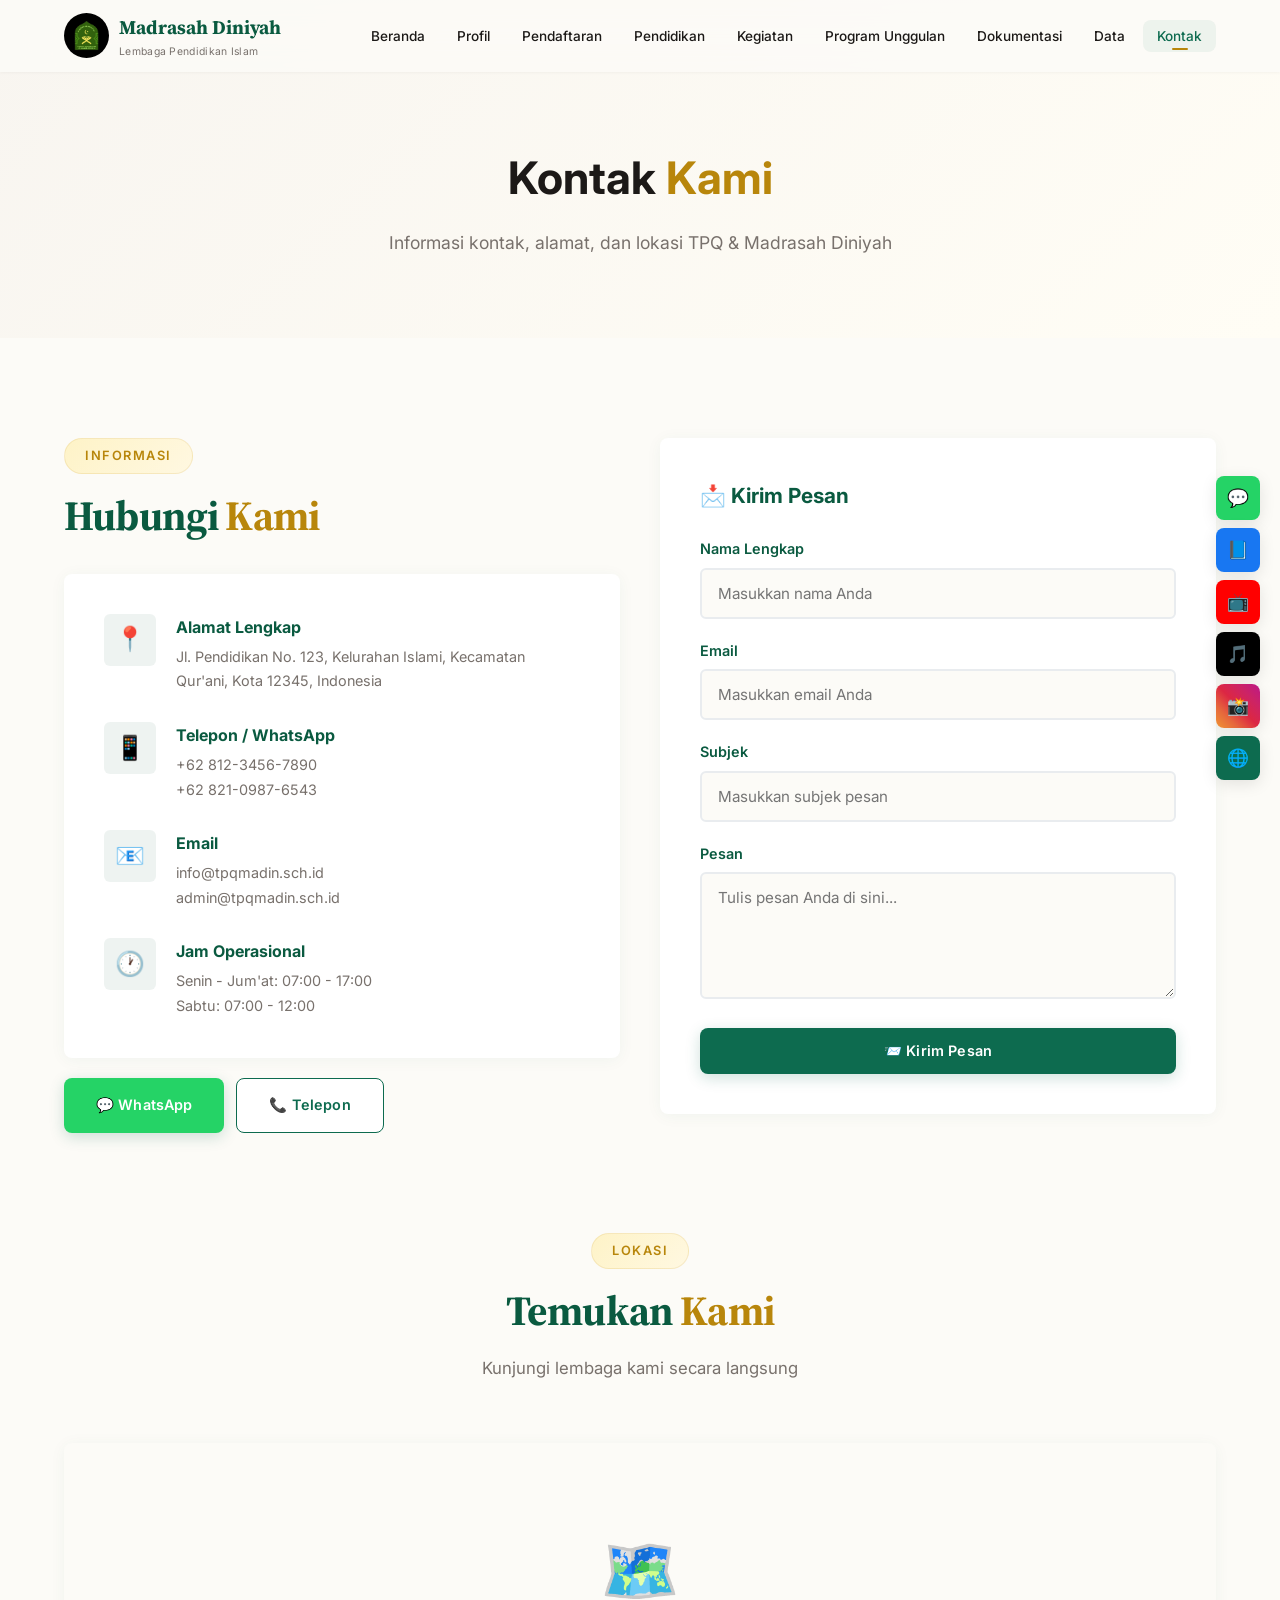
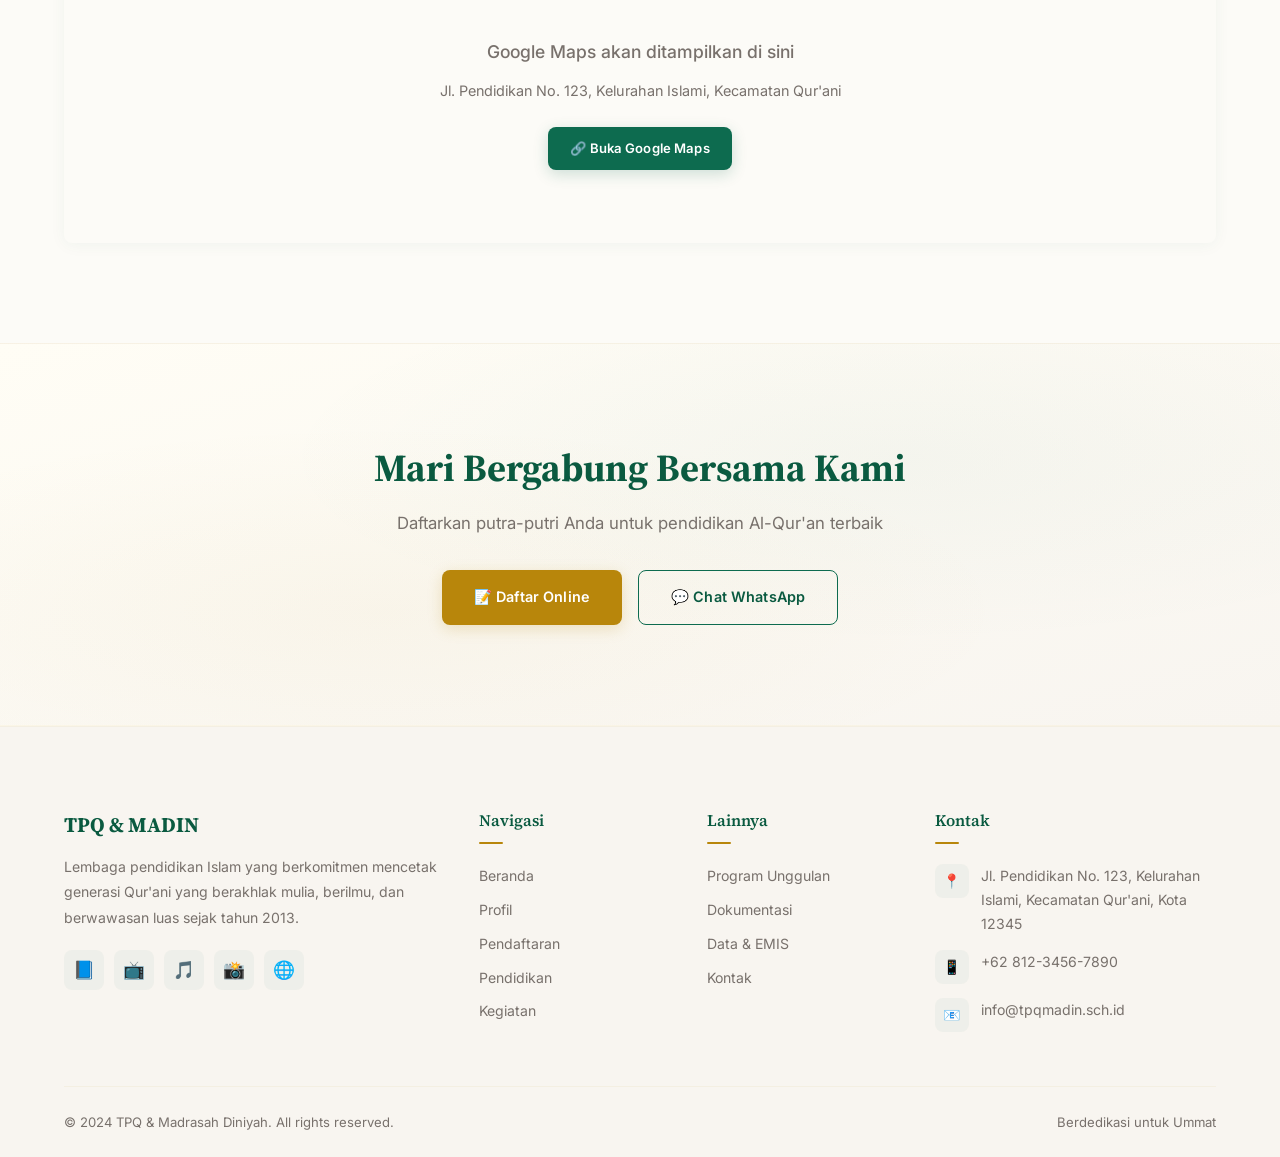
<file: kontak.html>
<!DOCTYPE html>
<html lang="id">
<head>
  <meta charset="UTF-8">
  <meta name="viewport" content="width=device-width, initial-scale=1.0">
  <meta name="description" content="Kontak & Lokasi TPQ & Madrasah Diniyah">
  <title>Kontak - TPQ & MADIN</title>
  <link rel="preconnect" href="https://fonts.googleapis.com">
  <link rel="preconnect" href="https://fonts.gstatic.com" crossorigin>
  <link href="https://fonts.googleapis.com/css2?family=Inter:wght@300;400;500;600;700;800&family=Source+Serif+4:opsz,wght@8..60,300;8..60,400;8..60,500;8..60,600;8..60,700;8..60,800&display=swap" rel="stylesheet">
  <link rel="stylesheet" href="css/style.css">
  <style>
    .page-hero { background: linear-gradient(135deg, var(--bg-warm), var(--bg-cream)); padding: 140px 0 80px; text-align: center; color: var(--text-dark); }
    .page-hero h1 { font-size: 2.8rem; font-weight: 700; margin-bottom: 12px; }
    .page-hero p { color: var(--text-muted); font-size: 1.1rem; }
    .page-hero span { color: var(--secondary); }

    .contact-grid { display: grid; grid-template-columns: 1fr 1fr; gap: 40px; }
    .contact-info-card { background: var(--white); border-radius: var(--radius); padding: 40px; box-shadow: var(--shadow); }
    .contact-item { display: flex; gap: 20px; margin-bottom: 28px; align-items: flex-start; }
    .contact-item:last-child { margin-bottom: 0; }
    .contact-item .contact-item-icon { width: 52px; height: 52px; flex-shrink: 0; border-radius: var(--radius-sm); background: rgba(45, 106, 79, 0.08); display: flex; align-items: center; justify-content: center; font-size: 1.5rem; }
    .contact-item h4 { font-size: 1rem; color: var(--primary-dark); margin-bottom: 4px; }
    .contact-item p { font-size: 0.9rem; color: var(--text-muted); line-height: 1.7; }

    .contact-form { background: var(--white); border-radius: var(--radius); padding: 40px; box-shadow: var(--shadow); }
    .contact-form h3 { font-size: 1.3rem; color: var(--primary-dark); margin-bottom: 24px; }
    .form-group { margin-bottom: 20px; }
    .form-group label { display: block; font-weight: 600; margin-bottom: 6px; font-size: 0.9rem; color: var(--primary-dark); }
    .form-group input, .form-group textarea { width: 100%; padding: 14px 16px; border: 2px solid #e9ecef; border-radius: var(--radius-sm); font-family: var(--font-body); font-size: 0.95rem; transition: var(--transition); background: var(--bg-light); }
    .form-group input:focus, .form-group textarea:focus { border-color: var(--primary); outline: none; box-shadow: 0 0 0 4px rgba(45, 106, 79, 0.1); background: var(--white); }

    .map-container { border-radius: var(--radius); overflow: hidden; box-shadow: var(--shadow); height: 400px; background: var(--bg-light); display: flex; align-items: center; justify-content: center; flex-direction: column; gap: 12px; color: var(--text-muted); }
    .map-container .map-icon { font-size: 4rem; }

    @media (max-width: 768px) {
      .page-hero h1 { font-size: 2rem; }
      .contact-grid { grid-template-columns: 1fr; }
    }
  </style>
</head>
<body>

  <header class="header">
    <div class="container">
      <nav class="navbar">
        <a href="index.html" class="nav-brand">
          <img src="images/Logo_Madrasah3.webp" alt="Madrasah Diniyah Logo" style="width:45px; height:45px; border-radius:50%; object-fit:cover;">
          <div class="brand-text">
            Madrasah Diniyah
            <span>Lembaga Pendidikan Islam</span>
          </div>
        </a>
        <ul class="nav-menu">
          <li><a href="index.html">Beranda</a></li>
          <li><a href="profil.html">Profil</a></li>
          <li><a href="pendaftaran.html">Pendaftaran</a></li>
          <li><a href="pendidikan.html">Pendidikan</a></li>
          <li><a href="kegiatan.html">Kegiatan</a></li>
          <li><a href="program-unggulan.html">Program Unggulan</a></li>
          <li><a href="dokumentasi.html">Dokumentasi</a></li>
          <li><a href="data.html">Data</a></li>
          <li><a href="kontak.html" class="active">Kontak</a></li>
        </ul>
        <button class="nav-toggle" aria-label="Toggle navigation"><span></span><span></span><span></span></button>
      </nav>
    </div>
  </header>

  <section class="page-hero">
    <div class="container">
      <h1>Kontak <span>Kami</span></h1>
      <p>Informasi kontak, alamat, dan lokasi TPQ & Madrasah Diniyah</p>
    </div>
  </section>

  <section class="section-padding" style="background: var(--bg-light);">
    <div class="container">
      <div class="contact-grid">
        <div class="fade-up">
          <div class="section-header" style="text-align:left; margin-bottom:32px;">
            <span class="section-tag">Informasi</span>
            <h2 class="section-title" style="text-align:left;">Hubungi <span>Kami</span></h2>
          </div>
          <div class="contact-info-card">
            <div class="contact-item">
              <div class="contact-item-icon">📍</div>
              <div>
                <h4>Alamat Lengkap</h4>
                <p>Jl. Pendidikan No. 123, Kelurahan Islami, Kecamatan Qur'ani, Kota 12345, Indonesia</p>
              </div>
            </div>
            <div class="contact-item">
              <div class="contact-item-icon">📱</div>
              <div>
                <h4>Telepon / WhatsApp</h4>
                <p>+62 812-3456-7890<br>+62 821-0987-6543</p>
              </div>
            </div>
            <div class="contact-item">
              <div class="contact-item-icon">📧</div>
              <div>
                <h4>Email</h4>
                <p>info@tpqmadin.sch.id<br>admin@tpqmadin.sch.id</p>
              </div>
            </div>
            <div class="contact-item">
              <div class="contact-item-icon">🕐</div>
              <div>
                <h4>Jam Operasional</h4>
                <p>Senin - Jum'at: 07:00 - 17:00<br>Sabtu: 07:00 - 12:00</p>
              </div>
            </div>
          </div>
          <div style="display:flex; gap:12px; margin-top:20px; flex-wrap:wrap;">
            <a href="https://wa.me/6281234567890" class="btn btn-primary" style="background:#25D366;">💬 WhatsApp</a>
            <a href="tel:+6281234567890" class="btn btn-secondary">📞 Telepon</a>
          </div>
        </div>

        <div class="fade-up">
          <div class="contact-form">
            <h3>📩 Kirim Pesan</h3>
            <form onsubmit="event.preventDefault(); alert('✅ Pesan berhasil dikirim! Kami akan merespon dalam 1x24 jam.');">
              <div class="form-group">
                <label>Nama Lengkap</label>
                <input type="text" placeholder="Masukkan nama Anda" required>
              </div>
              <div class="form-group">
                <label>Email</label>
                <input type="email" placeholder="Masukkan email Anda" required>
              </div>
              <div class="form-group">
                <label>Subjek</label>
                <input type="text" placeholder="Masukkan subjek pesan" required>
              </div>
              <div class="form-group">
                <label>Pesan</label>
                <textarea rows="5" placeholder="Tulis pesan Anda di sini..." required></textarea>
              </div>
              <button type="submit" class="btn btn-primary" style="width:100%; justify-content:center;">📨 Kirim Pesan</button>
            </form>
          </div>
        </div>
      </div>
    </div>
  </section>

  <!-- Google Maps Embed -->
  <section class="section-padding" style="padding-top:0;">
    <div class="container">
      <div class="section-header fade-up">
        <span class="section-tag">Lokasi</span>
        <h2 class="section-title">Temukan <span>Kami</span></h2>
        <p class="section-subtitle">Kunjungi lembaga kami secara langsung</p>
      </div>
      <div class="map-container fade-up">
        <div class="map-icon">🗺️</div>
        <p style="font-size:1.1rem; font-weight:500;">Google Maps akan ditampilkan di sini</p>
        <p style="font-size:0.9rem; color: var(--text-muted);">Jl. Pendidikan No. 123, Kelurahan Islami, Kecamatan Qur'ani</p>
        <a href="https://www.google.com/maps" target="_blank" class="btn btn-primary btn-sm" style="margin-top:12px;">🔗 Buka Google Maps</a>
        <!-- Ganti dengan embed map: <iframe src="https://www.google.com/maps/embed?pb=..." width="100%" height="100%" style="border:0;" allowfullscreen loading="lazy"></iframe> -->
      </div>
    </div>
  </section>

  <section class="cta-section section-padding">
    <div class="container">
      <div class="cta-content fade-up">
        <h2>Mari Bergabung Bersama Kami</h2>
        <p>Daftarkan putra-putri Anda untuk pendidikan Al-Qur'an terbaik</p>
        <div class="cta-buttons">
          <a href="pendaftaran.html" class="btn btn-gold">📝 Daftar Online</a>
          <a href="https://wa.me/6281234567890" class="btn btn-outline-light">💬 Chat WhatsApp</a>
        </div>
      </div>
    </div>
  </section>

  <footer class="footer">
    <div class="container">
      <div class="footer-grid">
        <div class="footer-brand fade-up"><h3>TPQ &amp; MADIN</h3><p>Lembaga pendidikan Islam yang berkomitmen mencetak generasi Qur'ani yang berakhlak mulia, berilmu, dan berwawasan luas sejak tahun 2013.</p><div class="footer-social"><a href="#" aria-label="Facebook">📘</a><a href="#" aria-label="YouTube">📺</a><a href="#" aria-label="TikTok">🎵</a><a href="#" aria-label="Instagram">📸</a><a href="#" aria-label="Website">🌐</a></div></div>
        <div class="fade-up"><h4>Navigasi</h4><ul class="footer-links"><li><a href="index.html">Beranda</a></li><li><a href="profil.html">Profil</a></li><li><a href="pendaftaran.html">Pendaftaran</a></li><li><a href="pendidikan.html">Pendidikan</a></li><li><a href="kegiatan.html">Kegiatan</a></li></ul></div>
        <div class="fade-up"><h4>Lainnya</h4><ul class="footer-links"><li><a href="program-unggulan.html">Program Unggulan</a></li><li><a href="dokumentasi.html">Dokumentasi</a></li><li><a href="data.html">Data & EMIS</a></li><li><a href="kontak.html">Kontak</a></li></ul></div>
        <div class="fade-up"><h4>Kontak</h4><ul class="footer-contact"><li><span class="contact-icon">📍</span><span>Jl. Pendidikan No. 123, Kelurahan Islami, Kecamatan Qur'ani, Kota 12345</span></li><li><span class="contact-icon">📱</span><span>+62 812-3456-7890</span></li><li><span class="contact-icon">📧</span><span>info@tpqmadin.sch.id</span></li></ul></div>
      </div>
      <div class="footer-bottom"><p>&copy; 2024 TPQ & Madrasah Diniyah. All rights reserved.</p><p>Berdedikasi untuk Ummat</p></div>
    </div>
  </footer>

  <div class="floating-sosmed">
    <a href="https://wa.me/6281234567890" class="sosmed-wa" target="_blank" rel="noopener" title="WhatsApp">💬<span class="sosmed-label">WhatsApp</span></a>
    <a href="#" class="sosmed-fb" target="_blank" rel="noopener" title="Facebook">📘<span class="sosmed-label">Facebook</span></a>
    <a href="#" class="sosmed-yt" target="_blank" rel="noopener" title="YouTube">📺<span class="sosmed-label">YouTube</span></a>
    <a href="#" class="sosmed-tt" target="_blank" rel="noopener" title="TikTok">🎵<span class="sosmed-label">TikTok</span></a>
    <a href="#" class="sosmed-ig" target="_blank" rel="noopener" title="Instagram">📸<span class="sosmed-label">Instagram</span></a>
    <a href="#" class="sosmed-web" target="_blank" rel="noopener" title="Website">🌐<span class="sosmed-label">Website</span></a>
  </div>

  <script src="js/main.js"></script>
</body>
</html>
</file>
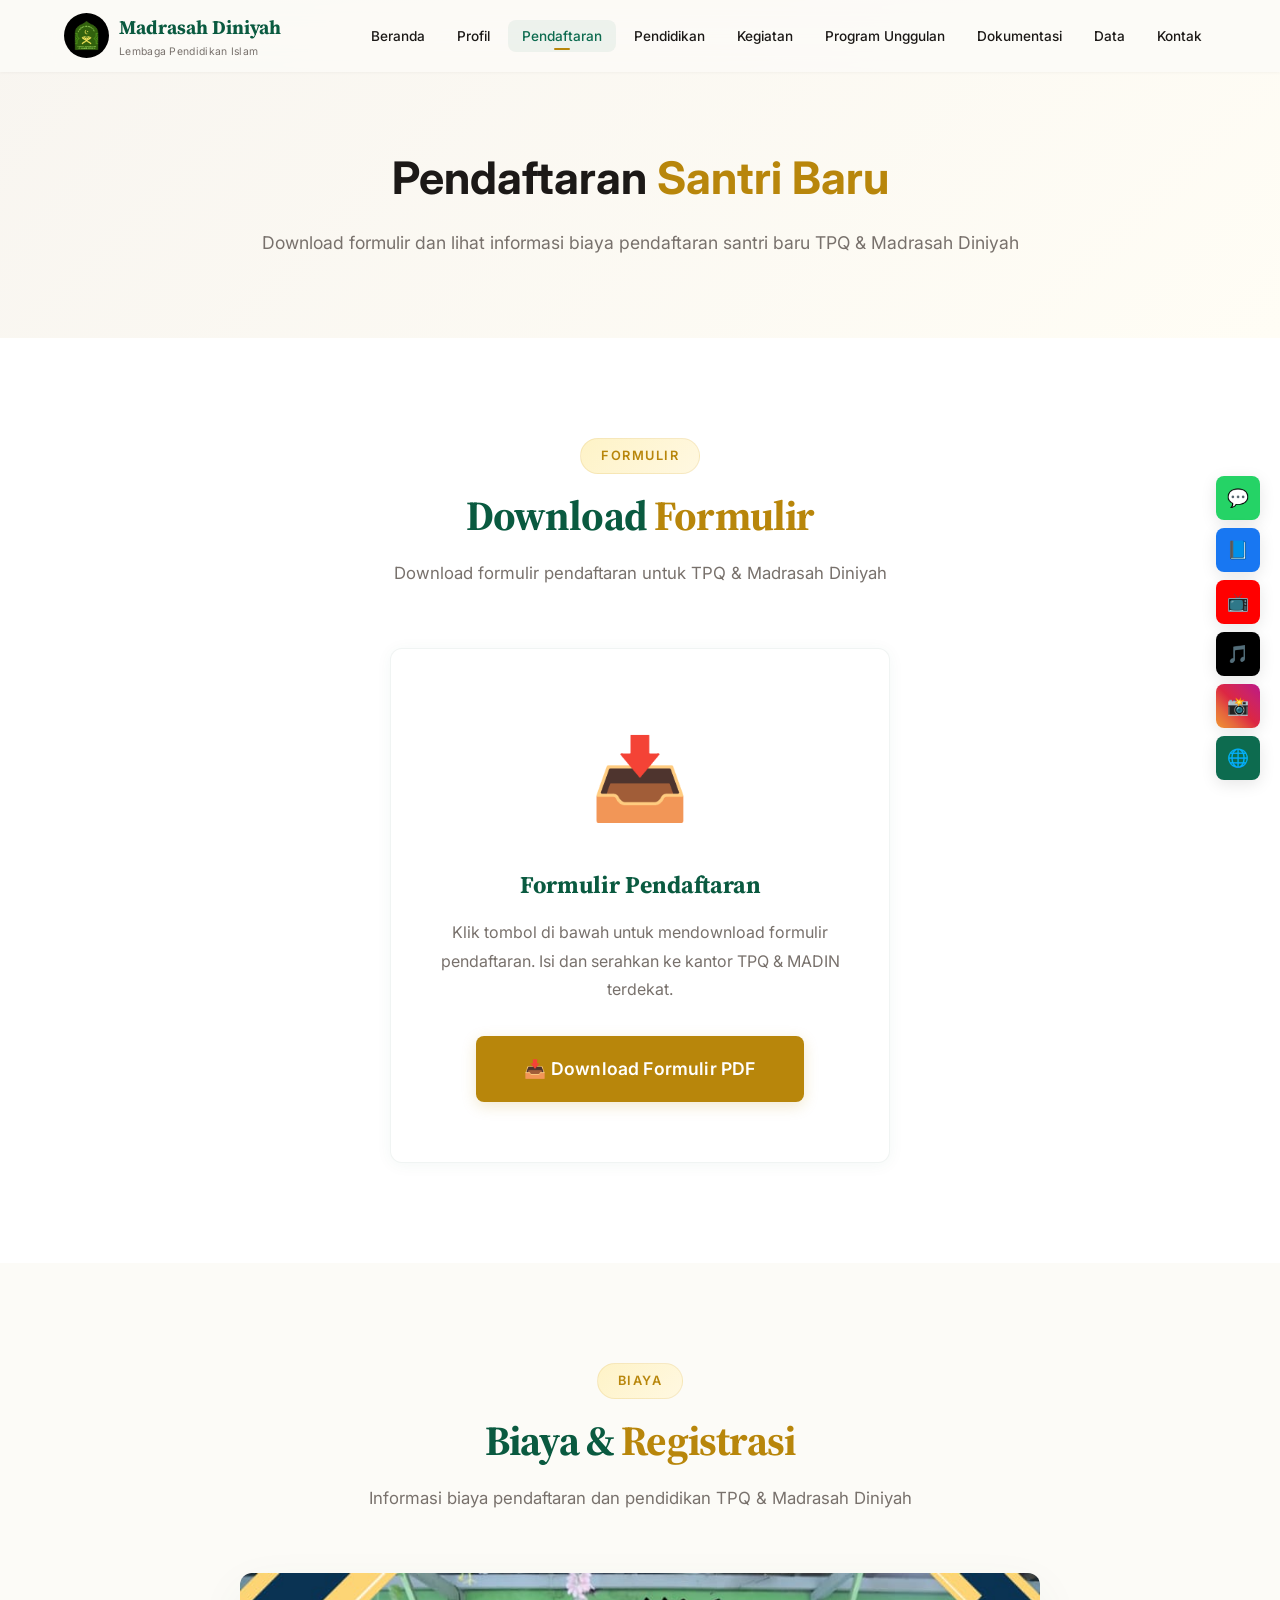
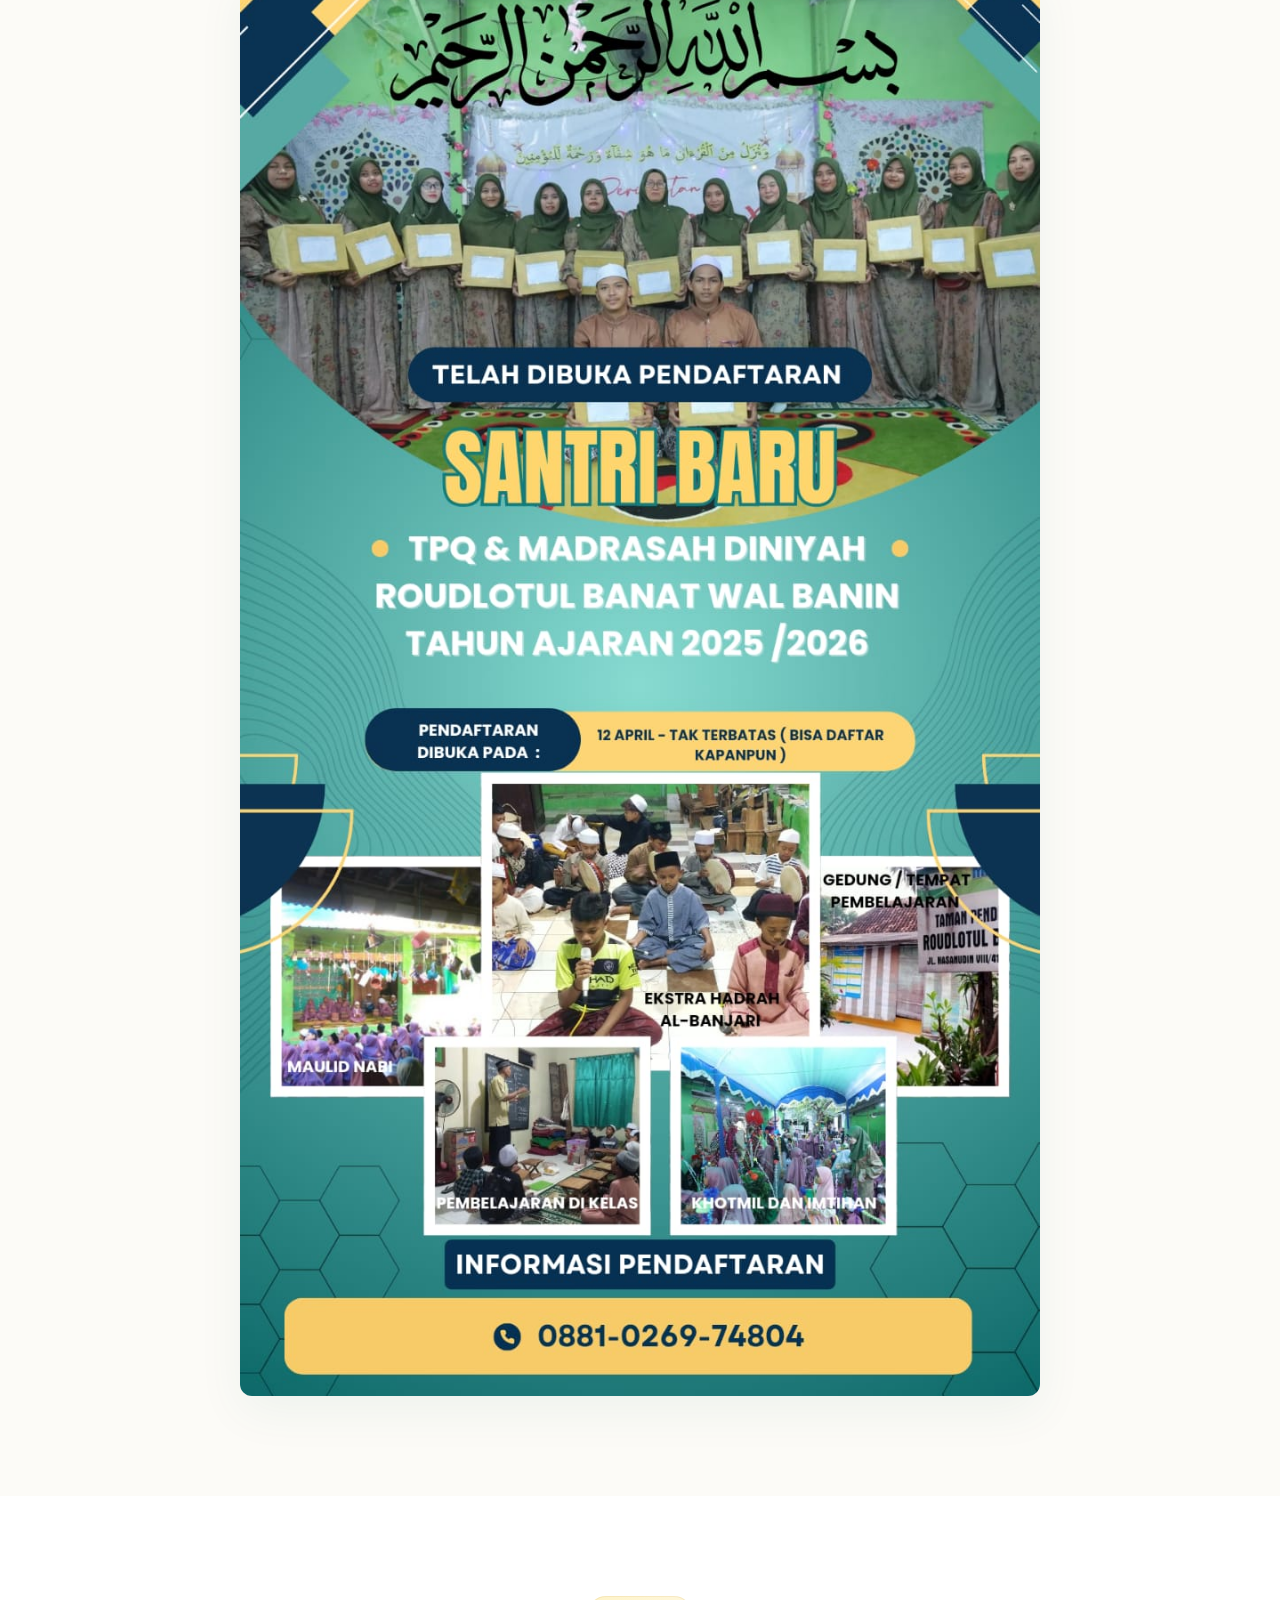
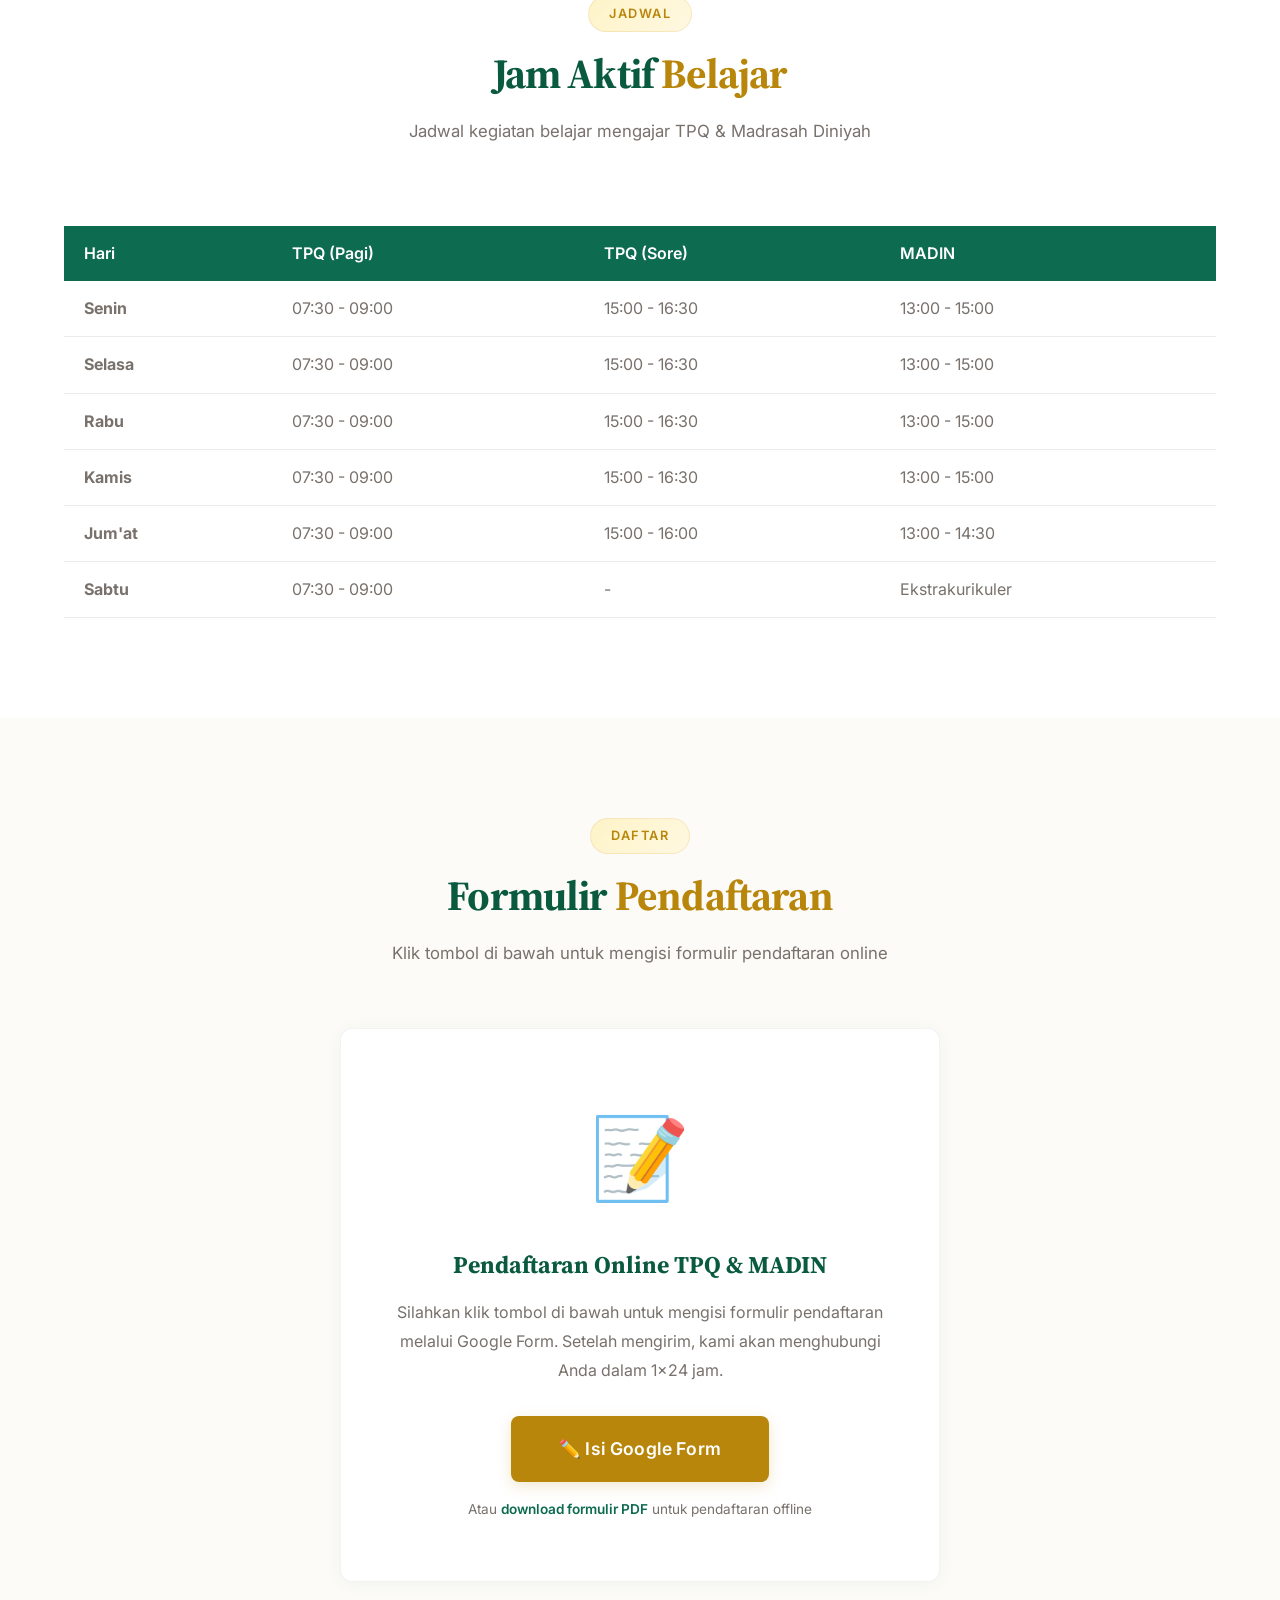
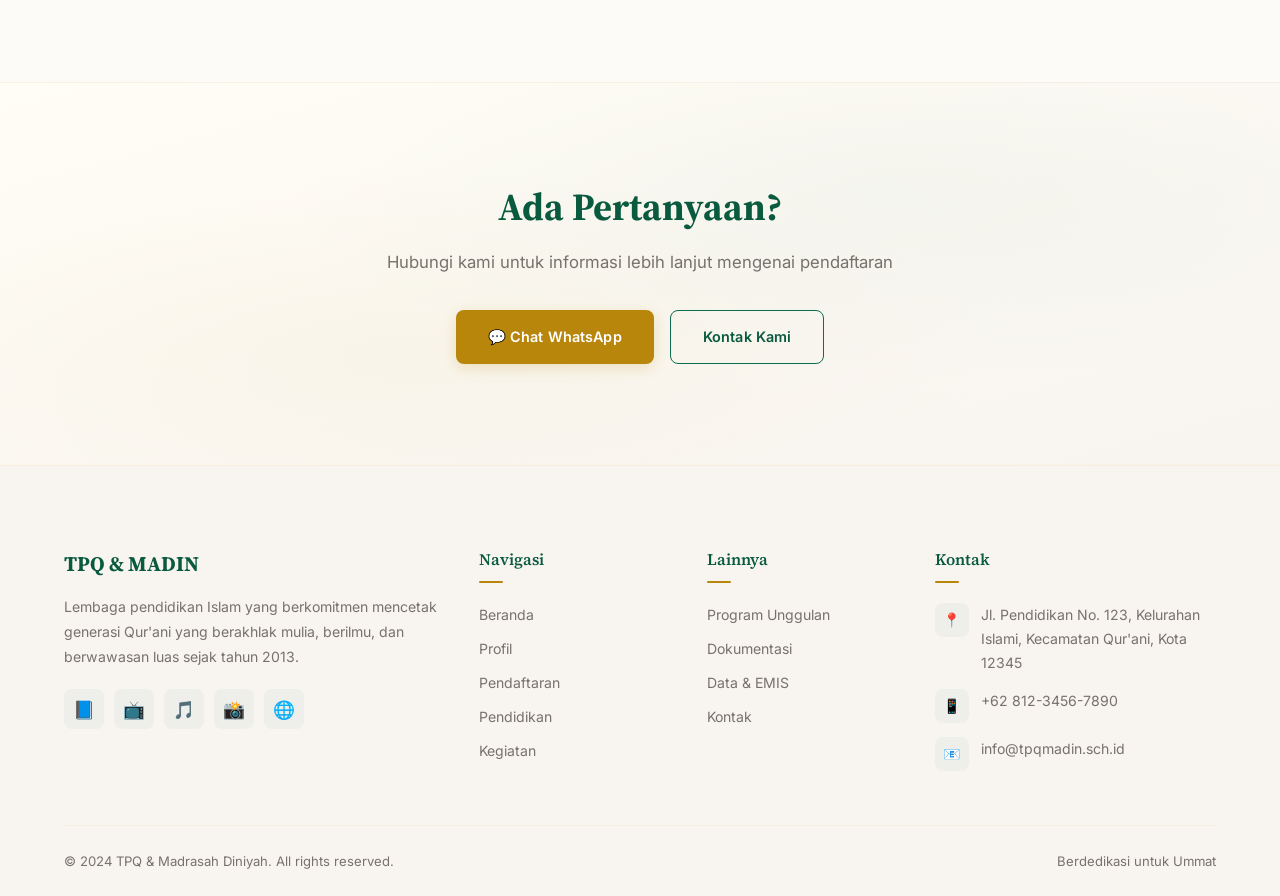
<file: pendaftaran.html>
<!DOCTYPE html>
<html lang="id">
<head>
  <meta charset="UTF-8">
  <meta name="viewport" content="width=device-width, initial-scale=1.0">
  <meta name="description" content="Pendaftaran Santri Baru TPQ & Madrasah Diniyah">
  <title>Pendaftaran - TPQ & MADIN</title>
  <link rel="preconnect" href="https://fonts.googleapis.com">
  <link rel="preconnect" href="https://fonts.gstatic.com" crossorigin>
  <link href="https://fonts.googleapis.com/css2?family=Inter:wght@300;400;500;600;700;800&family=Source+Serif+4:opsz,wght@8..60,300;8..60,400;8..60,500;8..60,600;8..60,700;8..60,800&display=swap" rel="stylesheet">
  <link rel="stylesheet" href="css/style.css">
  <style>
    .page-hero { background: linear-gradient(135deg, var(--bg-warm), var(--bg-cream)); padding: 140px 0 80px; text-align: center; color: var(--text-dark); }
    .page-hero h1 { font-size: 2.8rem; font-weight: 700; margin-bottom: 12px; }
    .page-hero p { color: var(--text-muted); font-size: 1.1rem; }
    .page-hero span { color: var(--secondary); }

    .form-section { background: var(--bg-light); }

    .schedule-table { width: 100%; border-collapse: collapse; margin-top: 20px; }
    .schedule-table th { background: var(--primary); color: var(--white); padding: 14px 20px; text-align: left; font-weight: 600; }
    .schedule-table td { padding: 14px 20px; border-bottom: 1px solid #e9ecef; color: var(--text-muted); }
    .schedule-table tr:hover td { background: rgba(45, 106, 79, 0.03); }

    @media (max-width: 768px) {
      .page-hero h1 { font-size: 2rem; }
    }
  </style>
</head>
<body>

  <header class="header">
    <div class="container">
      <nav class="navbar">
        <a href="index.html" class="nav-brand">
          <img src="images/Logo_Madrasah3.webp" alt="Madrasah Diniyah Logo" style="width:45px; height:45px; border-radius:50%; object-fit:cover;">
          <div class="brand-text">
            Madrasah Diniyah
            <span>Lembaga Pendidikan Islam</span>
          </div>
        </a>
        <ul class="nav-menu">
          <li><a href="index.html">Beranda</a></li>
          <li><a href="profil.html">Profil</a></li>
          <li><a href="pendaftaran.html" class="active">Pendaftaran</a></li>
          <li><a href="pendidikan.html">Pendidikan</a></li>
          <li><a href="kegiatan.html">Kegiatan</a></li>
          <li><a href="program-unggulan.html">Program Unggulan</a></li>
          <li><a href="dokumentasi.html">Dokumentasi</a></li>
          <li><a href="data.html">Data</a></li>
          <li><a href="kontak.html">Kontak</a></li>
        </ul>
        <button class="nav-toggle" aria-label="Toggle navigation"><span></span><span></span><span></span></button>
      </nav>
    </div>
  </header>

  <section class="page-hero">
    <div class="container">
      <h1>Pendaftaran <span>Santri Baru</span></h1>
      <p>Download formulir dan lihat informasi biaya pendaftaran santri baru TPQ & Madrasah Diniyah</p>
    </div>
  </section>

  <!-- Download Formulir -->
  <section class="section-padding" style="background: var(--white);">
    <div class="container">
      <div class="section-header fade-up">
        <span class="section-tag">Formulir</span>
        <h2 class="section-title">Download <span>Formulir</span></h2>
        <p class="section-subtitle">Download formulir pendaftaran untuk TPQ & Madrasah Diniyah</p>
      </div>
      <div class="fade-up" style="text-align:center; max-width:500px; margin:0 auto; background:var(--bg-container); padding:60px 40px; border-radius:var(--radius-lg); box-shadow:var(--shadow); border:1px solid rgba(6,78,59,0.06);">
        <div style="font-size:5rem; margin-bottom:20px;">📥</div>
        <h3 style="font-family:var(--font-heading); font-size:1.5rem; color:var(--primary-dark); margin-bottom:12px;">Formulir Pendaftaran</h3>
        <p style="color:var(--text-muted); margin-bottom:32px; line-height:1.8;">
          Klik tombol di bawah untuk mendownload formulir pendaftaran. 
          Isi dan serahkan ke kantor TPQ & MADIN terdekat.
        </p>
        <a href="#" class="btn btn-gold" style="font-size:1.1rem; padding:18px 48px;">
          📥 Download Formulir PDF
        </a>
      </div>
    </div>
  </section>

  <!-- Biaya & Registrasi -->
  <section class="section-padding" style="background: var(--bg-light);">
    <div class="container">
      <div class="section-header fade-up">
        <span class="section-tag">Biaya</span>
        <h2 class="section-title">Biaya & <span>Registrasi</span></h2>
        <p class="section-subtitle">Informasi biaya pendaftaran dan pendidikan TPQ & Madrasah Diniyah</p>
      </div>
      <div class="fade-up" style="max-width:800px; margin:0 auto; border-radius:var(--radius-lg); overflow:hidden; box-shadow:var(--shadow-lg);">
        <img src="images/Informasi_Pendaftaran.webp" alt="Informasi Pendaftaran" style="width:100%; height:auto; object-fit:cover; display:block;">
      </div>
    </div>
  </section>

  <!-- Jam Aktif Belajar -->
  <section class="section-padding" style="background: var(--white);">
    <div class="container">
      <div class="section-header fade-up">
        <span class="section-tag">Jadwal</span>
        <h2 class="section-title">Jam Aktif <span>Belajar</span></h2>
        <p class="section-subtitle">Jadwal kegiatan belajar mengajar TPQ & Madrasah Diniyah</p>
      </div>
      <div class="fade-up" style="overflow-x: auto;">
        <table class="schedule-table">
          <thead>
            <tr>
              <th>Hari</th>
              <th>TPQ (Pagi)</th>
              <th>TPQ (Sore)</th>
              <th>MADIN</th>
            </tr>
          </thead>
          <tbody>
            <tr>
              <td><strong>Senin</strong></td>
              <td>07:30 - 09:00</td>
              <td>15:00 - 16:30</td>
              <td>13:00 - 15:00</td>
            </tr>
            <tr>
              <td><strong>Selasa</strong></td>
              <td>07:30 - 09:00</td>
              <td>15:00 - 16:30</td>
              <td>13:00 - 15:00</td>
            </tr>
            <tr>
              <td><strong>Rabu</strong></td>
              <td>07:30 - 09:00</td>
              <td>15:00 - 16:30</td>
              <td>13:00 - 15:00</td>
            </tr>
            <tr>
              <td><strong>Kamis</strong></td>
              <td>07:30 - 09:00</td>
              <td>15:00 - 16:30</td>
              <td>13:00 - 15:00</td>
            </tr>
            <tr>
              <td><strong>Jum'at</strong></td>
              <td>07:30 - 09:00</td>
              <td>15:00 - 16:00</td>
              <td>13:00 - 14:30</td>
            </tr>
            <tr>
              <td><strong>Sabtu</strong></td>
              <td>07:30 - 09:00</td>
              <td>-</td>
              <td>Ekstrakurikuler</td>
            </tr>
          </tbody>
        </table>
      </div>
    </div>
  </section>

  <!-- Form Pendaftaran -->
  <section class="form-section section-padding">
    <div class="container">
      <div class="section-header fade-up">
        <span class="section-tag">Daftar</span>
        <h2 class="section-title">Formulir <span>Pendaftaran</span></h2>
        <p class="section-subtitle">Klik tombol di bawah untuk mengisi formulir pendaftaran online</p>
      </div>
      <div class="fade-up" style="text-align:center; max-width:600px; margin:0 auto; background:var(--bg-container); padding:60px 40px; border-radius:var(--radius-lg); box-shadow:var(--shadow); border:1px solid rgba(6,78,59,0.06);">
        <div style="font-size:5rem; margin-bottom:20px;">📝</div>
        <h3 style="font-family:var(--font-heading); font-size:1.5rem; color:var(--primary-dark); margin-bottom:12px;">Pendaftaran Online TPQ & MADIN</h3>
        <p style="color:var(--text-muted); margin-bottom:32px; line-height:1.8;">
          Silahkan klik tombol di bawah untuk mengisi formulir pendaftaran melalui Google Form.
          Setelah mengirim, kami akan menghubungi Anda dalam 1x24 jam.
        </p>
        <a href="https://docs.google.com/forms/d/e/YOUR_FORM_ID/viewform" target="_blank" rel="noopener" class="btn btn-gold" style="font-size:1.1rem; padding:18px 48px;">
          ✏️ Isi Google Form
        </a>
        <p style="margin-top:16px; font-size:0.85rem; color:var(--text-muted);">
          Atau <a href="#" style="color:var(--primary); font-weight:600;">download formulir PDF</a> untuk pendaftaran offline
        </p>
      </div>
    </div>
  </section>

  <section class="cta-section section-padding">
    <div class="container">
      <div class="cta-content fade-up">
        <h2>Ada Pertanyaan?</h2>
        <p>Hubungi kami untuk informasi lebih lanjut mengenai pendaftaran</p>
        <div class="cta-buttons">
          <a href="https://wa.me/6281234567890" class="btn btn-gold">💬 Chat WhatsApp</a>
          <a href="kontak.html" class="btn btn-outline-light">Kontak Kami</a>
        </div>
      </div>
    </div>
  </section>

  <footer class="footer">
    <div class="container">
      <div class="footer-grid">
        <div class="footer-brand fade-up">
          <h3>TPQ &amp; MADIN</h3>
          <p>Lembaga pendidikan Islam yang berkomitmen mencetak generasi Qur'ani yang berakhlak mulia, berilmu, dan berwawasan luas sejak tahun 2013.</p>
          <div class="footer-social">
            <a href="#" aria-label="Facebook">📘</a>
            <a href="#" aria-label="YouTube">📺</a>
            <a href="#" aria-label="TikTok">🎵</a>
            <a href="#" aria-label="Instagram">📸</a>
            <a href="#" aria-label="Website">🌐</a>
          </div>
        </div>
        <div class="fade-up">
          <h4>Navigasi</h4>
          <ul class="footer-links">
            <li><a href="index.html">Beranda</a></li>
            <li><a href="profil.html">Profil</a></li>
            <li><a href="pendaftaran.html">Pendaftaran</a></li>
            <li><a href="pendidikan.html">Pendidikan</a></li>
            <li><a href="kegiatan.html">Kegiatan</a></li>
          </ul>
        </div>
        <div class="fade-up">
          <h4>Lainnya</h4>
          <ul class="footer-links">
            <li><a href="program-unggulan.html">Program Unggulan</a></li>
            <li><a href="dokumentasi.html">Dokumentasi</a></li>
            <li><a href="data.html">Data & EMIS</a></li>
            <li><a href="kontak.html">Kontak</a></li>
          </ul>
        </div>
        <div class="fade-up">
          <h4>Kontak</h4>
          <ul class="footer-contact">
            <li><span class="contact-icon">📍</span><span>Jl. Pendidikan No. 123, Kelurahan Islami, Kecamatan Qur'ani, Kota 12345</span></li>
            <li><span class="contact-icon">📱</span><span>+62 812-3456-7890</span></li>
            <li><span class="contact-icon">📧</span><span>info@tpqmadin.sch.id</span></li>
          </ul>
        </div>
      </div>
      <div class="footer-bottom">
        <p>&copy; 2024 TPQ & Madrasah Diniyah. All rights reserved.</p>
        <p>Berdedikasi untuk Ummat</p>
      </div>
    </div>
  </footer>

  <div class="floating-sosmed">
    <a href="https://wa.me/6281234567890" class="sosmed-wa" target="_blank" rel="noopener" title="WhatsApp">💬<span class="sosmed-label">WhatsApp</span></a>
    <a href="#" class="sosmed-fb" target="_blank" rel="noopener" title="Facebook">📘<span class="sosmed-label">Facebook</span></a>
    <a href="#" class="sosmed-yt" target="_blank" rel="noopener" title="YouTube">📺<span class="sosmed-label">YouTube</span></a>
    <a href="#" class="sosmed-tt" target="_blank" rel="noopener" title="TikTok">🎵<span class="sosmed-label">TikTok</span></a>
    <a href="#" class="sosmed-ig" target="_blank" rel="noopener" title="Instagram">📸<span class="sosmed-label">Instagram</span></a>
    <a href="#" class="sosmed-web" target="_blank" rel="noopener" title="Website">🌐<span class="sosmed-label">Website</span></a>
  </div>

  <script src="js/main.js"></script>
</body>
</html>
</file>
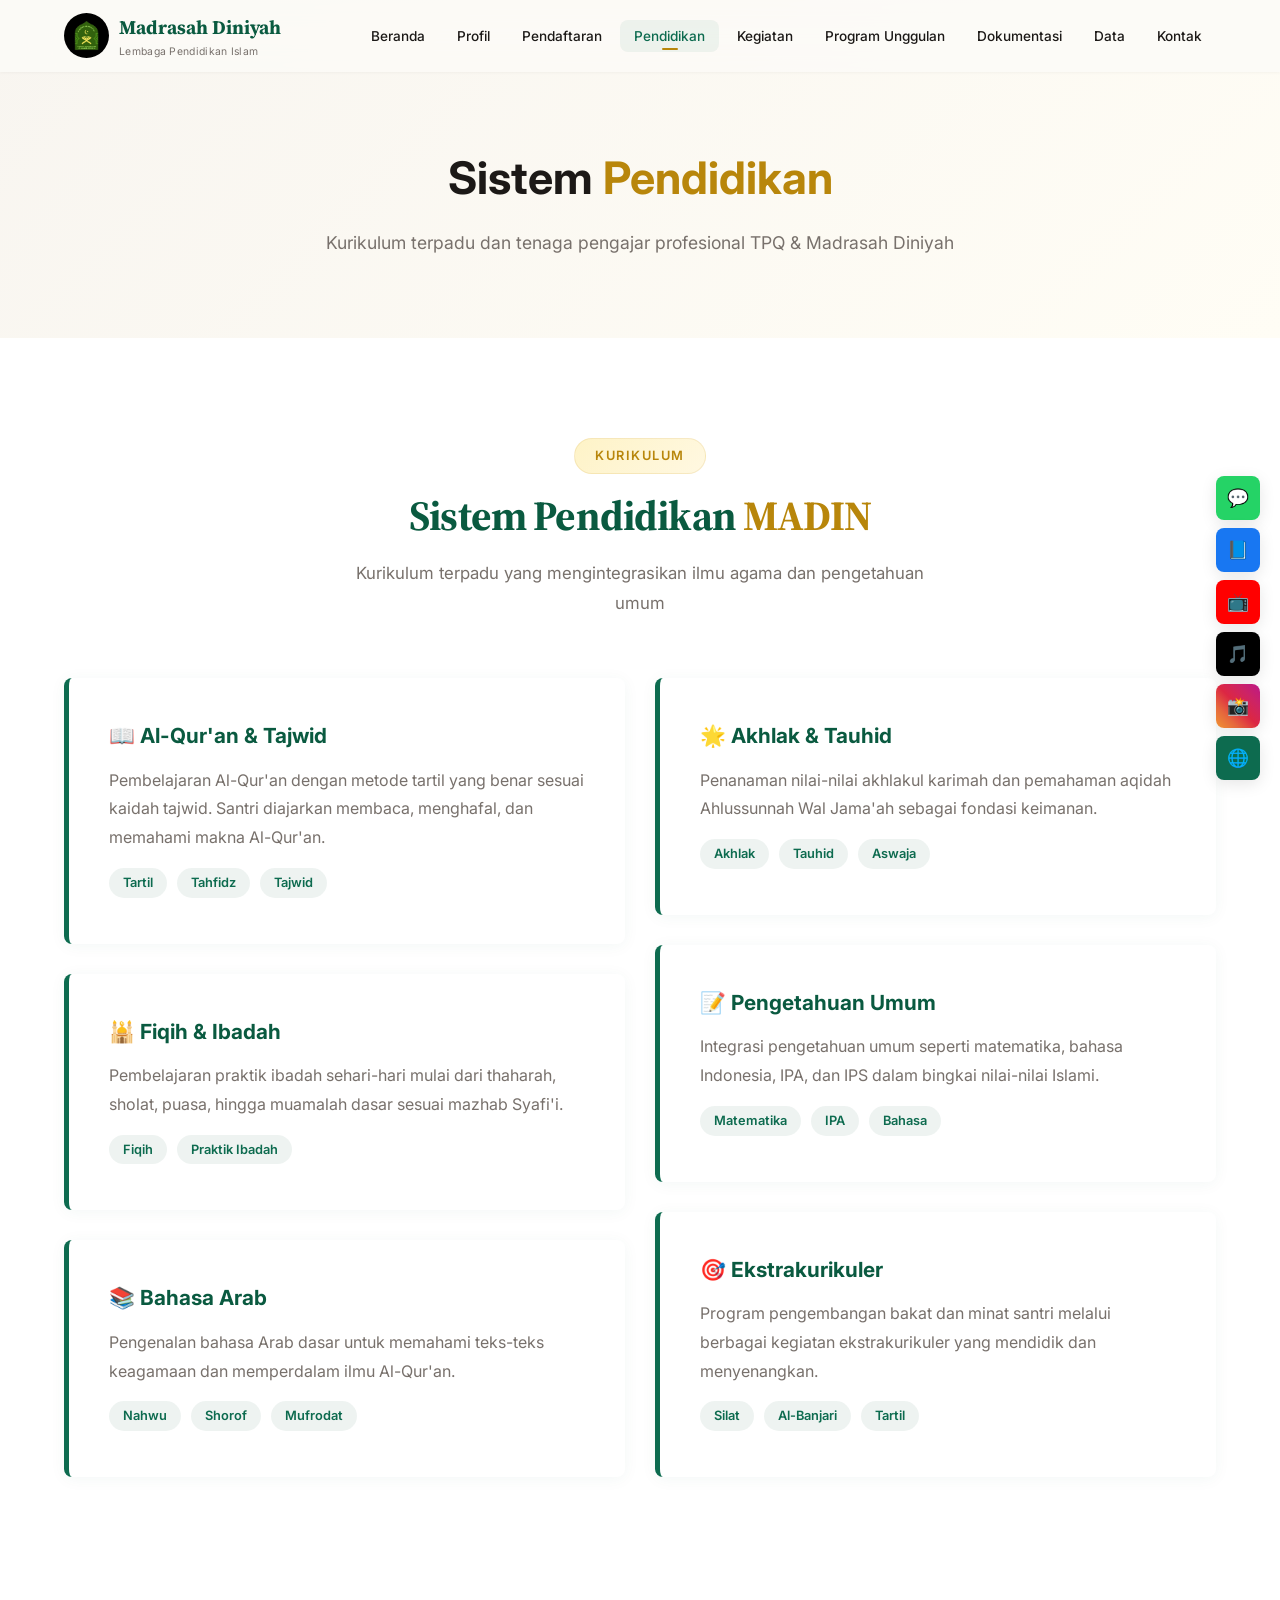
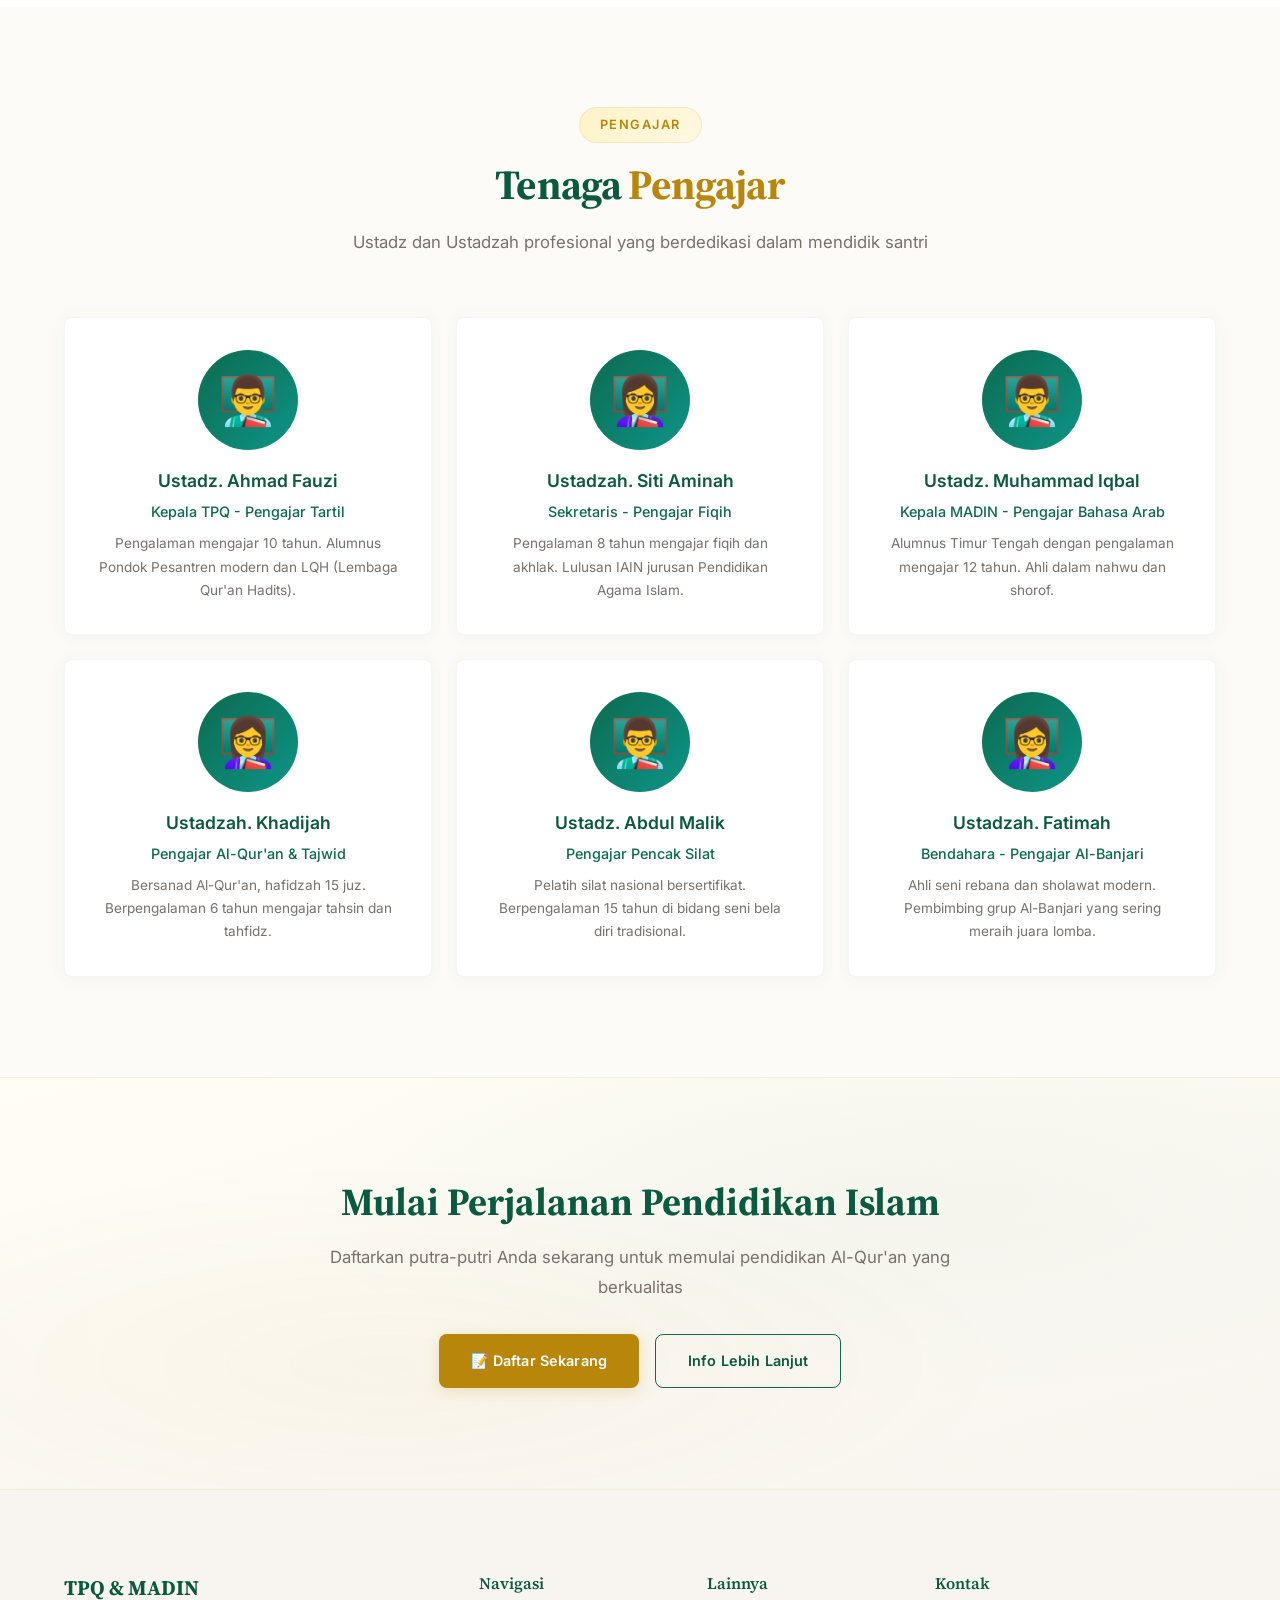
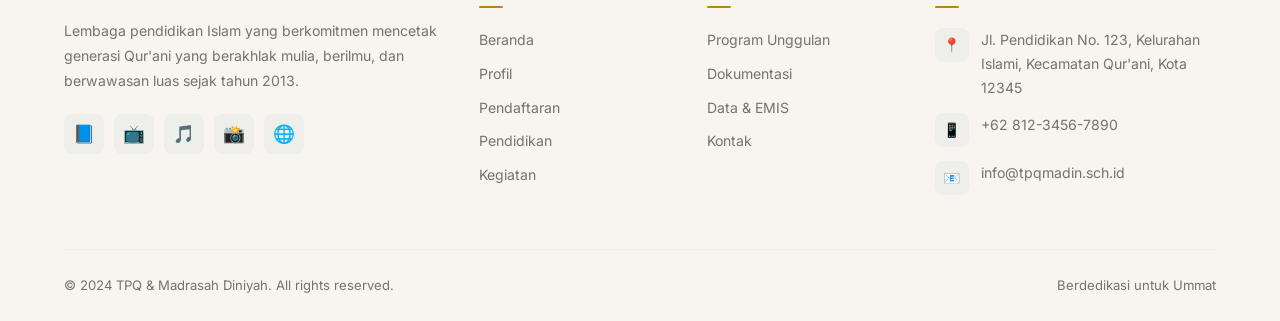
<file: pendidikan.html>
<!DOCTYPE html>
<html lang="id">
<head>
  <meta charset="UTF-8">
  <meta name="viewport" content="width=device-width, initial-scale=1.0">
  <meta name="description" content="Sistem Pendidikan & Tenaga Pengajar TPQ & Madrasah Diniyah">
  <title>Pendidikan - TPQ & MADIN</title>
  <link rel="preconnect" href="https://fonts.googleapis.com">
  <link rel="preconnect" href="https://fonts.gstatic.com" crossorigin>
  <link href="https://fonts.googleapis.com/css2?family=Inter:wght@300;400;500;600;700;800&family=Source+Serif+4:opsz,wght@8..60,300;8..60,400;8..60,500;8..60,600;8..60,700;8..60,800&display=swap" rel="stylesheet">
  <link rel="stylesheet" href="css/style.css">
  <style>
    .page-hero { background: linear-gradient(135deg, var(--bg-warm), var(--bg-cream)); padding: 140px 0 80px; text-align: center; color: var(--text-dark); }
    .page-hero h1 { font-size: 2.8rem; font-weight: 700; margin-bottom: 12px; }
    .page-hero p { color: var(--text-muted); font-size: 1.1rem; }
    .page-hero span { color: var(--gold); }

    .curriculum-card { background: var(--white); border-radius: var(--radius); padding: 40px; box-shadow: var(--shadow); border-left: 5px solid var(--primary); margin-bottom: 30px; transition: var(--transition); }
    .curriculum-card:hover { box-shadow: var(--shadow-hover); transform: translateX(5px); }
    .curriculum-card h3 { color: var(--primary-dark); font-size: 1.3rem; margin-bottom: 12px; }
    .curriculum-card p { color: var(--text-muted); line-height: 1.8; margin-bottom: 16px; }
    .curriculum-card .tag { display: inline-block; background: rgba(45, 106, 79, 0.08); color: var(--primary); padding: 4px 14px; border-radius: 50px; font-size: 0.8rem; font-weight: 600; margin-right: 6px; margin-bottom: 6px; }

    .teacher-grid { display: grid; grid-template-columns: repeat(auto-fill, minmax(280px, 1fr)); gap: 24px; }
    .teacher-card { background: var(--white); border-radius: var(--radius); padding: 32px; text-align: center; box-shadow: var(--shadow); transition: var(--transition); border: 1px solid rgba(0,0,0,0.04); }
    .teacher-card:hover { transform: translateY(-6px); box-shadow: var(--shadow-hover); }
    .teacher-avatar { width: 100px; height: 100px; border-radius: 50%; margin: 0 auto 16px; background: linear-gradient(135deg, var(--primary), var(--accent)); display: flex; align-items: center; justify-content: center; font-size: 3rem; color: var(--white); }
    .teacher-card h4 { font-size: 1.1rem; font-weight: 600; color: var(--primary-dark); }
    .teacher-card .teacher-role { color: var(--primary); font-weight: 500; font-size: 0.9rem; margin: 4px 0 8px; }
    .teacher-card p { font-size: 0.85rem; color: var(--text-muted); line-height: 1.7; }

    .curriculum-grid { display: grid; grid-template-columns: 1fr 1fr; gap: 30px; }
    @media (max-width: 768px) {
      .page-hero h1 { font-size: 2rem; }
      .curriculum-grid { grid-template-columns: 1fr; }
    }
  </style>
</head>
<body>

  <header class="header">
    <div class="container">
      <nav class="navbar">
        <a href="index.html" class="nav-brand">
          <img src="images/Logo_Madrasah3.webp" alt="Madrasah Diniyah Logo" style="width:45px; height:45px; border-radius:50%; object-fit:cover;">
          <div class="brand-text">
            Madrasah Diniyah
            <span>Lembaga Pendidikan Islam</span>
          </div>
        </a>
        <ul class="nav-menu">
          <li><a href="index.html">Beranda</a></li>
          <li><a href="profil.html">Profil</a></li>
          <li><a href="pendaftaran.html">Pendaftaran</a></li>
          <li><a href="pendidikan.html" class="active">Pendidikan</a></li>
          <li><a href="kegiatan.html">Kegiatan</a></li>
          <li><a href="program-unggulan.html">Program Unggulan</a></li>
          <li><a href="dokumentasi.html">Dokumentasi</a></li>
          <li><a href="data.html">Data</a></li>
          <li><a href="kontak.html">Kontak</a></li>
        </ul>
        <button class="nav-toggle" aria-label="Toggle navigation"><span></span><span></span><span></span></button>
      </nav>
    </div>
  </header>

  <section class="page-hero">
    <div class="container">
      <h1>Sistem <span>Pendidikan</span></h1>
      <p>Kurikulum terpadu dan tenaga pengajar profesional TPQ & Madrasah Diniyah</p>
    </div>
  </section>

  <!-- Sistem Pendidikan MADIN -->
  <section class="section-padding" style="background: var(--white);">
    <div class="container">
      <div class="section-header fade-up">
        <span class="section-tag">Kurikulum</span>
        <h2 class="section-title">Sistem Pendidikan <span>MADIN</span></h2>
        <p class="section-subtitle">Kurikulum terpadu yang mengintegrasikan ilmu agama dan pengetahuan umum</p>
      </div>
      <div class="curriculum-grid">
        <div class="fade-up">
          <div class="curriculum-card">
            <h3>📖 Al-Qur'an & Tajwid</h3>
            <p>Pembelajaran Al-Qur'an dengan metode tartil yang benar sesuai kaidah tajwid. Santri diajarkan membaca, menghafal, dan memahami makna Al-Qur'an.</p>
            <span class="tag">Tartil</span>
            <span class="tag">Tahfidz</span>
            <span class="tag">Tajwid</span>
          </div>
          <div class="curriculum-card">
            <h3>🕌 Fiqih & Ibadah</h3>
            <p>Pembelajaran praktik ibadah sehari-hari mulai dari thaharah, sholat, puasa, hingga muamalah dasar sesuai mazhab Syafi'i.</p>
            <span class="tag">Fiqih</span>
            <span class="tag">Praktik Ibadah</span>
          </div>
          <div class="curriculum-card">
            <h3>📚 Bahasa Arab</h3>
            <p>Pengenalan bahasa Arab dasar untuk memahami teks-teks keagamaan dan memperdalam ilmu Al-Qur'an.</p>
            <span class="tag">Nahwu</span>
            <span class="tag">Shorof</span>
            <span class="tag">Mufrodat</span>
          </div>
        </div>
        <div class="fade-up">
          <div class="curriculum-card">
            <h3>🌟 Akhlak & Tauhid</h3>
            <p>Penanaman nilai-nilai akhlakul karimah dan pemahaman aqidah Ahlussunnah Wal Jama'ah sebagai fondasi keimanan.</p>
            <span class="tag">Akhlak</span>
            <span class="tag">Tauhid</span>
            <span class="tag">Aswaja</span>
          </div>
          <div class="curriculum-card">
            <h3>📝 Pengetahuan Umum</h3>
            <p>Integrasi pengetahuan umum seperti matematika, bahasa Indonesia, IPA, dan IPS dalam bingkai nilai-nilai Islami.</p>
            <span class="tag">Matematika</span>
            <span class="tag">IPA</span>
            <span class="tag">Bahasa</span>
          </div>
          <div class="curriculum-card">
            <h3>🎯 Ekstrakurikuler</h3>
            <p>Program pengembangan bakat dan minat santri melalui berbagai kegiatan ekstrakurikuler yang mendidik dan menyenangkan.</p>
            <span class="tag">Silat</span>
            <span class="tag">Al-Banjari</span>
            <span class="tag">Tartil</span>
          </div>
        </div>
      </div>
    </div>
  </section>

  <!-- Tenaga Pengajar TPQ -->
  <section class="section-padding" style="background: var(--bg-light);">
    <div class="container">
      <div class="section-header fade-up">
        <span class="section-tag">Pengajar</span>
        <h2 class="section-title">Tenaga <span>Pengajar</span></h2>
        <p class="section-subtitle">Ustadz dan Ustadzah profesional yang berdedikasi dalam mendidik santri</p>
      </div>
      <div class="teacher-grid">
        <div class="teacher-card fade-up">
          <div class="teacher-avatar">👨‍🏫</div>
          <h4>Ustadz. Ahmad Fauzi</h4>
          <div class="teacher-role">Kepala TPQ - Pengajar Tartil</div>
          <p>Pengalaman mengajar 10 tahun. Alumnus Pondok Pesantren modern dan LQH (Lembaga Qur'an Hadits).</p>
        </div>
        <div class="teacher-card fade-up">
          <div class="teacher-avatar">👩‍🏫</div>
          <h4>Ustadzah. Siti Aminah</h4>
          <div class="teacher-role">Sekretaris - Pengajar Fiqih</div>
          <p>Pengalaman 8 tahun mengajar fiqih dan akhlak. Lulusan IAIN jurusan Pendidikan Agama Islam.</p>
        </div>
        <div class="teacher-card fade-up">
          <div class="teacher-avatar">👨‍🏫</div>
          <h4>Ustadz. Muhammad Iqbal</h4>
          <div class="teacher-role">Kepala MADIN - Pengajar Bahasa Arab</div>
          <p>Alumnus Timur Tengah dengan pengalaman mengajar 12 tahun. Ahli dalam nahwu dan shorof.</p>
        </div>
        <div class="teacher-card fade-up">
          <div class="teacher-avatar">👩‍🏫</div>
          <h4>Ustadzah. Khadijah</h4>
          <div class="teacher-role">Pengajar Al-Qur'an & Tajwid</div>
          <p>Bersanad Al-Qur'an, hafidzah 15 juz. Berpengalaman 6 tahun mengajar tahsin dan tahfidz.</p>
        </div>
        <div class="teacher-card fade-up">
          <div class="teacher-avatar">👨‍🏫</div>
          <h4>Ustadz. Abdul Malik</h4>
          <div class="teacher-role">Pengajar Pencak Silat</div>
          <p>Pelatih silat nasional bersertifikat. Berpengalaman 15 tahun di bidang seni bela diri tradisional.</p>
        </div>
        <div class="teacher-card fade-up">
          <div class="teacher-avatar">👩‍🏫</div>
          <h4>Ustadzah. Fatimah</h4>
          <div class="teacher-role">Bendahara - Pengajar Al-Banjari</div>
          <p>Ahli seni rebana dan sholawat modern. Pembimbing grup Al-Banjari yang sering meraih juara lomba.</p>
        </div>
      </div>
    </div>
  </section>

  <section class="cta-section section-padding">
    <div class="container">
      <div class="cta-content fade-up">
        <h2>Mulai Perjalanan Pendidikan Islam</h2>
        <p>Daftarkan putra-putri Anda sekarang untuk memulai pendidikan Al-Qur'an yang berkualitas</p>
        <div class="cta-buttons">
          <a href="pendaftaran.html" class="btn btn-gold">📝 Daftar Sekarang</a>
          <a href="kontak.html" class="btn btn-outline-light">Info Lebih Lanjut</a>
        </div>
      </div>
    </div>
  </section>

  <footer class="footer">
    <div class="container">
      <div class="footer-grid">
        <div class="footer-brand fade-up">
          <h3>TPQ &amp; MADIN</h3>
          <p>Lembaga pendidikan Islam yang berkomitmen mencetak generasi Qur'ani yang berakhlak mulia, berilmu, dan berwawasan luas sejak tahun 2013.</p>
          <div class="footer-social">
            <a href="#" aria-label="Facebook">📘</a>
            <a href="#" aria-label="YouTube">📺</a>
            <a href="#" aria-label="TikTok">🎵</a>
            <a href="#" aria-label="Instagram">📸</a>
            <a href="#" aria-label="Website">🌐</a>
          </div>
        </div>
        <div class="fade-up">
          <h4>Navigasi</h4>
          <ul class="footer-links">
            <li><a href="index.html">Beranda</a></li>
            <li><a href="profil.html">Profil</a></li>
            <li><a href="pendaftaran.html">Pendaftaran</a></li>
            <li><a href="pendidikan.html">Pendidikan</a></li>
            <li><a href="kegiatan.html">Kegiatan</a></li>
          </ul>
        </div>
        <div class="fade-up">
          <h4>Lainnya</h4>
          <ul class="footer-links">
            <li><a href="program-unggulan.html">Program Unggulan</a></li>
            <li><a href="dokumentasi.html">Dokumentasi</a></li>
            <li><a href="data.html">Data & EMIS</a></li>
            <li><a href="kontak.html">Kontak</a></li>
          </ul>
        </div>
        <div class="fade-up">
          <h4>Kontak</h4>
          <ul class="footer-contact">
            <li><span class="contact-icon">📍</span><span>Jl. Pendidikan No. 123, Kelurahan Islami, Kecamatan Qur'ani, Kota 12345</span></li>
            <li><span class="contact-icon">📱</span><span>+62 812-3456-7890</span></li>
            <li><span class="contact-icon">📧</span><span>info@tpqmadin.sch.id</span></li>
          </ul>
        </div>
      </div>
      <div class="footer-bottom">
        <p>&copy; 2024 TPQ & Madrasah Diniyah. All rights reserved.</p>
        <p>Berdedikasi untuk Ummat</p>
      </div>
    </div>
  </footer>

  <div class="floating-sosmed">
    <a href="https://wa.me/6281234567890" class="sosmed-wa" target="_blank" rel="noopener" title="WhatsApp">💬<span class="sosmed-label">WhatsApp</span></a>
    <a href="#" class="sosmed-fb" target="_blank" rel="noopener" title="Facebook">📘<span class="sosmed-label">Facebook</span></a>
    <a href="#" class="sosmed-yt" target="_blank" rel="noopener" title="YouTube">📺<span class="sosmed-label">YouTube</span></a>
    <a href="#" class="sosmed-tt" target="_blank" rel="noopener" title="TikTok">🎵<span class="sosmed-label">TikTok</span></a>
    <a href="#" class="sosmed-ig" target="_blank" rel="noopener" title="Instagram">📸<span class="sosmed-label">Instagram</span></a>
    <a href="#" class="sosmed-web" target="_blank" rel="noopener" title="Website">🌐<span class="sosmed-label">Website</span></a>
  </div>

  <script src="js/main.js"></script>
</body>
</html>
</file>
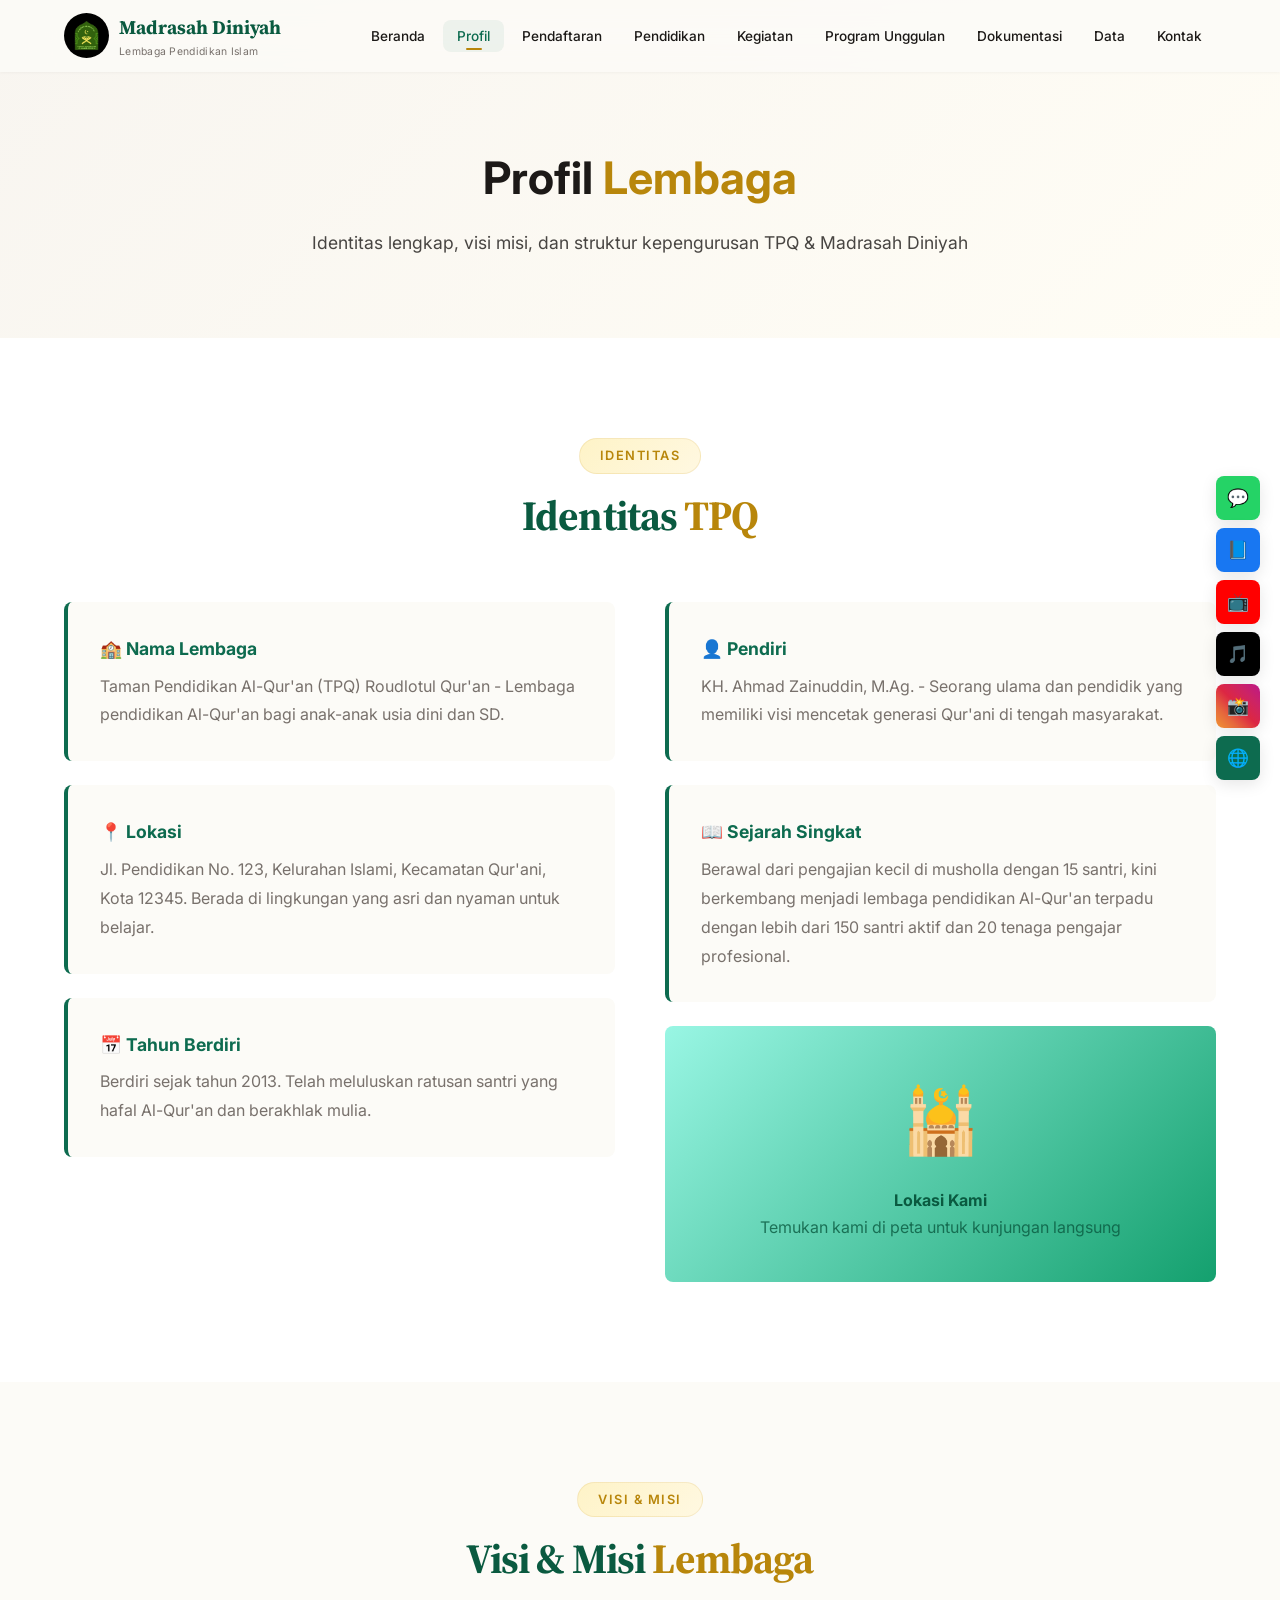
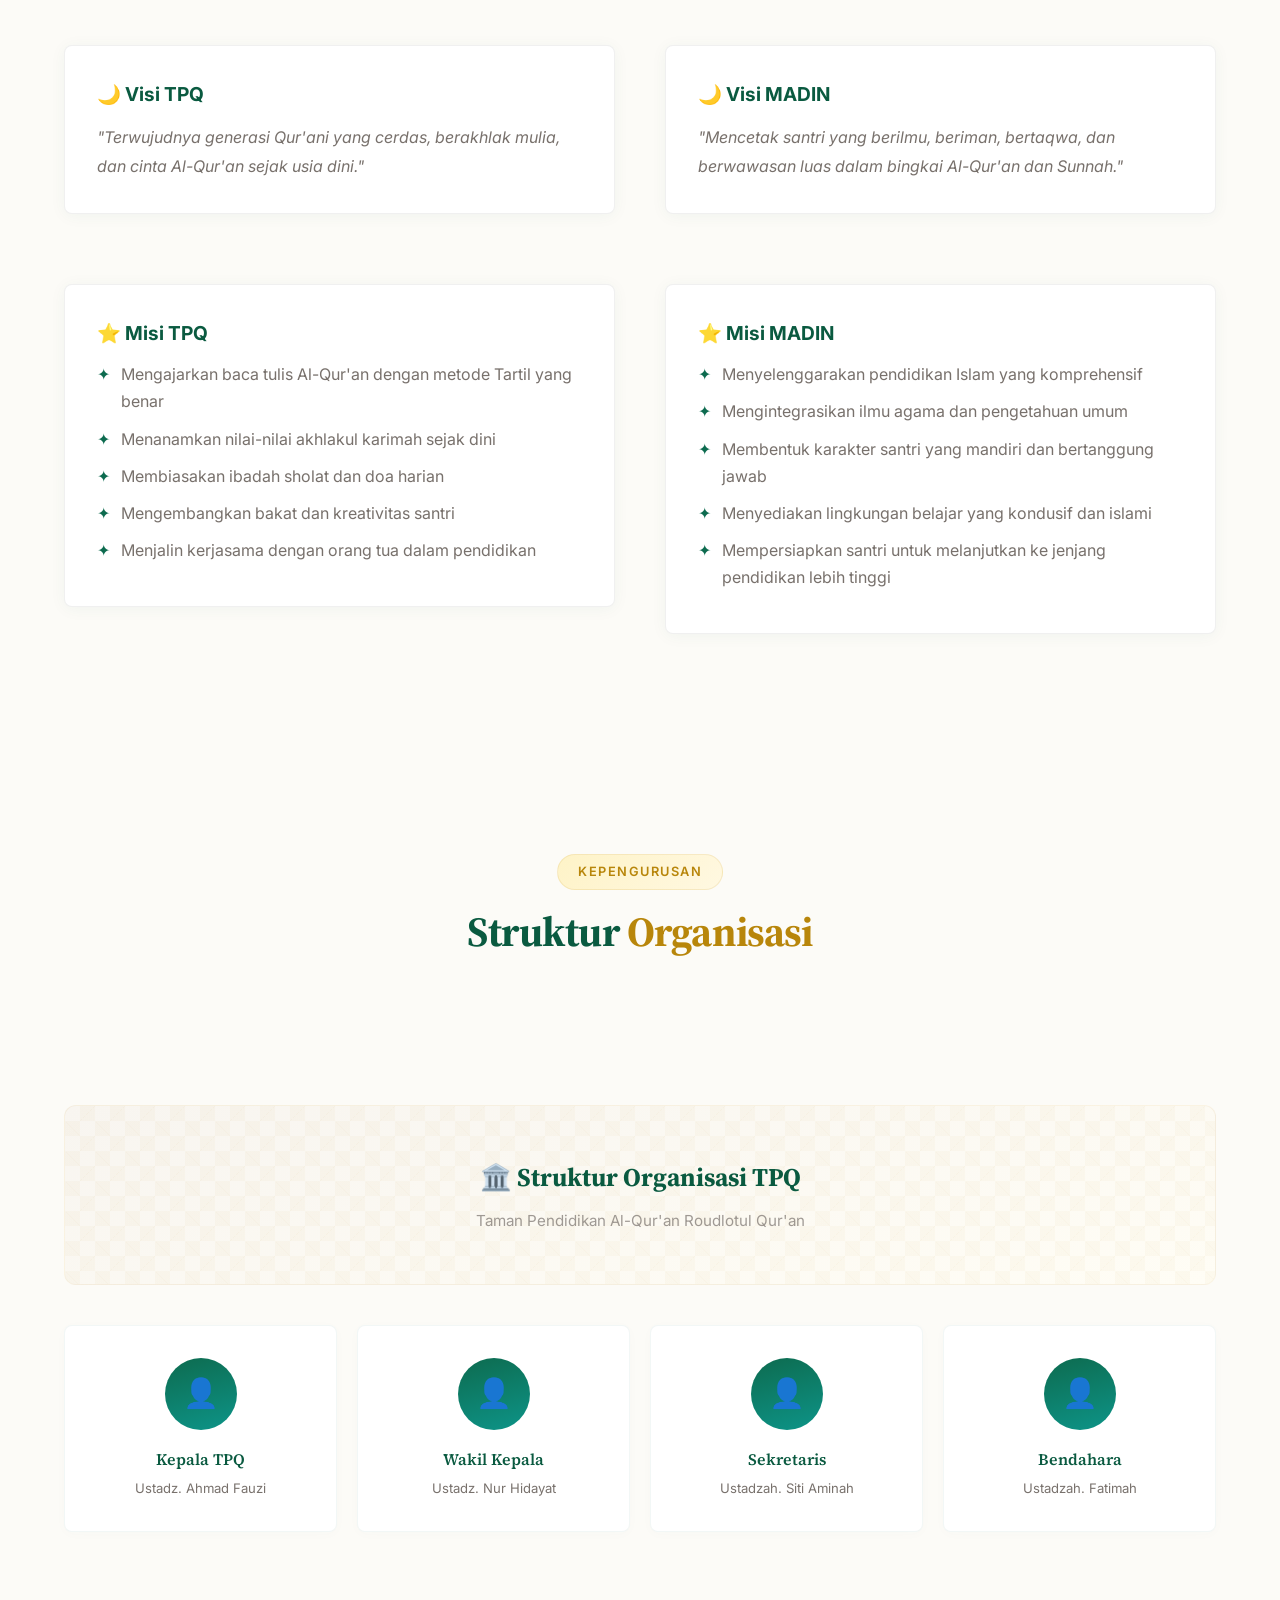
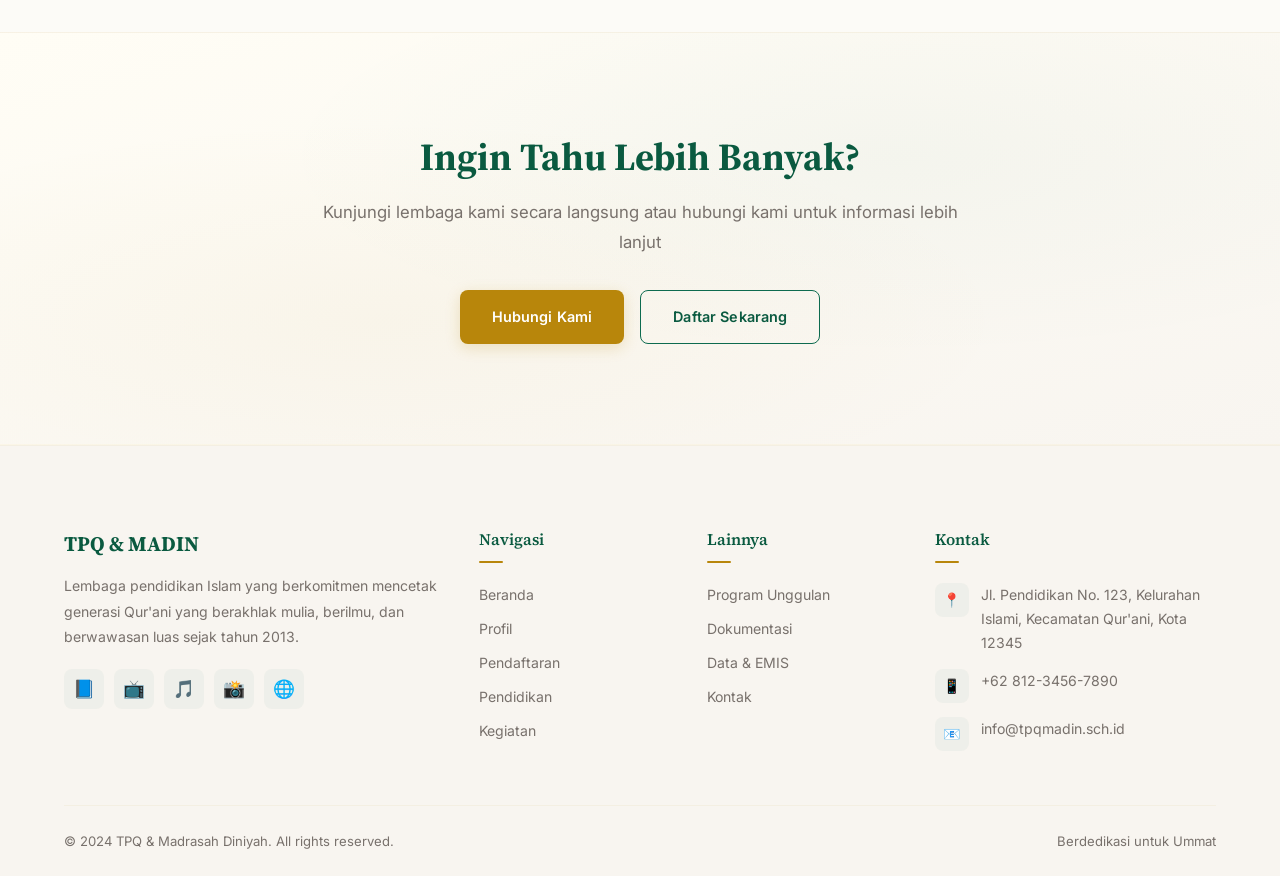
<file: profil.html>
<!DOCTYPE html>
<html lang="id">
<head>
  <meta charset="UTF-8">
  <meta name="viewport" content="width=device-width, initial-scale=1.0">
  <meta name="description" content="Profil TPQ & Madrasah Diniyah - Identitas, Visi Misi, Struktur Organisasi">
  <title>Profil - TPQ & MADIN</title>
  <link rel="preconnect" href="https://fonts.googleapis.com">
  <link rel="preconnect" href="https://fonts.gstatic.com" crossorigin>
  <link href="https://fonts.googleapis.com/css2?family=Inter:wght@300;400;500;600;700;800&family=Source+Serif+4:opsz,wght@8..60,300;8..60,400;8..60,500;8..60,600;8..60,700;8..60,800&display=swap" rel="stylesheet">
  <link rel="stylesheet" href="css/style.css">
  <style>
    .page-hero {
      background: linear-gradient(135deg, var(--bg-warm), var(--bg-cream));
      padding: 140px 0 80px;
      text-align: center;
      color: var(--text-dark);
    }
    .page-hero h1 { font-size: 2.8rem; font-weight: 700; margin-bottom: 12px; }
    .page-hero p { opacity: 0.8; font-size: 1.1rem; }
    .page-hero span { color: var(--gold); }

    .profile-section { background: var(--white); }
    .profile-grid { display: grid; grid-template-columns: 1fr 1fr; gap: 50px; align-items: start; }

    .identity-card {
      background: var(--bg-light);
      border-radius: var(--radius);
      padding: 32px;
      margin-bottom: 24px;
      border-left: 4px solid var(--primary);
    }
    .identity-card h4 { color: var(--primary); margin-bottom: 8px; font-size: 1.1rem; }
    .identity-card p { color: var(--text-muted); line-height: 1.8; }

    .vision-mission-card {
      background: var(--white);
      border: 1px solid rgba(0,0,0,0.06);
      border-radius: var(--radius);
      padding: 32px;
      margin-bottom: 20px;
      box-shadow: var(--shadow);
    }
    .vision-mission-card h4 { color: var(--primary-dark); margin-bottom: 12px; font-size: 1.2rem; }
    .vision-mission-card p { color: var(--text-muted); line-height: 1.8; }
    .vision-mission-card ul { margin-top: 12px; }
    .vision-mission-card ul li {
      margin-bottom: 10px;
      padding-left: 24px;
      position: relative;
      color: var(--text-muted);
    }
    .vision-mission-card ul li::before {
      content: '✦';
      position: absolute;
      left: 0;
      color: var(--primary);
    }

    .org-section {
      background: var(--bg-light);
    }
    .org-tabs {
      display: flex;
      gap: 12px;
      justify-content: center;
      margin-bottom: 40px;
    }
    .org-tab {
      padding: 12px 28px;
      border-radius: 50px;
      border: 2px solid var(--primary);
      background: transparent;
      color: var(--primary);
      font-weight: 600;
      cursor: pointer;
      transition: var(--transition);
      font-family: var(--font-body);
      font-size: 0.95rem;
    }
    .org-tab.active, .org-tab:hover { background: var(--primary); color: var(--white); }

    @media (max-width: 768px) {
      .page-hero { padding: 120px 0 60px; }
      .page-hero h1 { font-size: 2rem; }
      .profile-grid { grid-template-columns: 1fr; }
      .org-tabs { flex-direction: column; align-items: center; }
    }
  </style>
</head>
<body>

  <header class="header">
    <div class="container">
      <nav class="navbar">
        <a href="index.html" class="nav-brand">
          <img src="images/Logo_Madrasah3.webp" alt="Madrasah Diniyah Logo" style="width:45px; height:45px; border-radius:50%; object-fit:cover;">
          <div class="brand-text">
            Madrasah Diniyah
            <span>Lembaga Pendidikan Islam</span>
          </div>
        </a>
        <ul class="nav-menu">
          <li><a href="index.html">Beranda</a></li>
          <li><a href="profil.html" class="active">Profil</a></li>
          <li><a href="pendaftaran.html">Pendaftaran</a></li>
          <li><a href="pendidikan.html">Pendidikan</a></li>
          <li><a href="kegiatan.html">Kegiatan</a></li>
          <li><a href="program-unggulan.html">Program Unggulan</a></li>
          <li><a href="dokumentasi.html">Dokumentasi</a></li>
          <li><a href="data.html">Data</a></li>
          <li><a href="kontak.html">Kontak</a></li>
        </ul>
        <button class="nav-toggle" aria-label="Toggle navigation"><span></span><span></span><span></span></button>
      </nav>
    </div>
  </header>

  <section class="page-hero">
    <div class="container">
      <h1>Profil <span>Lembaga</span></h1>
      <p>Identitas lengkap, visi misi, dan struktur kepengurusan TPQ & Madrasah Diniyah</p>
    </div>
  </section>

  <!-- Identitas TPQ -->
  <section class="profile-section section-padding">
    <div class="container">
      <div class="section-header fade-up">
        <span class="section-tag">Identitas</span>
        <h2 class="section-title">Identitas <span>TPQ</span></h2>
      </div>
      <div class="profile-grid">
        <div class="fade-up">
          <div class="identity-card">
            <h4>🏫 Nama Lembaga</h4>
            <p>Taman Pendidikan Al-Qur'an (TPQ) Roudlotul Qur'an - Lembaga pendidikan Al-Qur'an bagi anak-anak usia dini dan SD.</p>
          </div>
          <div class="identity-card">
            <h4>📍 Lokasi</h4>
            <p>Jl. Pendidikan No. 123, Kelurahan Islami, Kecamatan Qur'ani, Kota 12345. Berada di lingkungan yang asri dan nyaman untuk belajar.</p>
          </div>
          <div class="identity-card">
            <h4>📅 Tahun Berdiri</h4>
            <p>Berdiri sejak tahun 2013. Telah meluluskan ratusan santri yang hafal Al-Qur'an dan berakhlak mulia.</p>
          </div>
        </div>
        <div class="fade-up">
          <div class="identity-card">
            <h4>👤 Pendiri</h4>
            <p>KH. Ahmad Zainuddin, M.Ag. - Seorang ulama dan pendidik yang memiliki visi mencetak generasi Qur'ani di tengah masyarakat.</p>
          </div>
          <div class="identity-card">
            <h4>📖 Sejarah Singkat</h4>
            <p>Berawal dari pengajian kecil di musholla dengan 15 santri, kini berkembang menjadi lembaga pendidikan Al-Qur'an terpadu dengan lebih dari 150 santri aktif dan 20 tenaga pengajar profesional.</p>
          </div>
          <div style="background: linear-gradient(135deg, var(--accent-light), var(--primary-light)); border-radius: var(--radius); padding: 40px; text-align: center; margin-top: 24px;">
            <div style="font-size: 4rem; margin-bottom: 12px;">🕌</div>
            <h4 style="color: var(--primary-dark);">Lokasi Kami</h4>
            <p style="color: var(--primary-dark); opacity: 0.8;">Temukan kami di peta untuk kunjungan langsung</p>
          </div>
        </div>
      </div>
    </div>
  </section>

  <!-- Visi & Misi -->
  <section class="section-padding" style="background: var(--bg-light);">
    <div class="container">
      <div class="section-header fade-up">
        <span class="section-tag">Visi & Misi</span>
        <h2 class="section-title">Visi & Misi <span>Lembaga</span></h2>
      </div>
      <div class="profile-grid">
        <div class="vision-mission-card fade-up">
          <h4>🌙 Visi TPQ</h4>
          <p><em>"Terwujudnya generasi Qur'ani yang cerdas, berakhlak mulia, dan cinta Al-Qur'an sejak usia dini."</em></p>
        </div>
        <div class="vision-mission-card fade-up">
          <h4>🌙 Visi MADIN</h4>
          <p><em>"Mencetak santri yang berilmu, beriman, bertaqwa, dan berwawasan luas dalam bingkai Al-Qur'an dan Sunnah."</em></p>
        </div>
        <div class="vision-mission-card fade-up">
          <h4>⭐ Misi TPQ</h4>
          <ul>
            <li>Mengajarkan baca tulis Al-Qur'an dengan metode Tartil yang benar</li>
            <li>Menanamkan nilai-nilai akhlakul karimah sejak dini</li>
            <li>Membiasakan ibadah sholat dan doa harian</li>
            <li>Mengembangkan bakat dan kreativitas santri</li>
            <li>Menjalin kerjasama dengan orang tua dalam pendidikan</li>
          </ul>
        </div>
        <div class="vision-mission-card fade-up">
          <h4>⭐ Misi MADIN</h4>
          <ul>
            <li>Menyelenggarakan pendidikan Islam yang komprehensif</li>
            <li>Mengintegrasikan ilmu agama dan pengetahuan umum</li>
            <li>Membentuk karakter santri yang mandiri dan bertanggung jawab</li>
            <li>Menyediakan lingkungan belajar yang kondusif dan islami</li>
            <li>Mempersiapkan santri untuk melanjutkan ke jenjang pendidikan lebih tinggi</li>
          </ul>
        </div>
      </div>
    </div>
  </section>

  <!-- Struktur Organisasi -->
  <section class="org-section section-padding">
    <div class="container">
      <div class="section-header fade-up">
        <span class="section-tag">Kepengurusan</span>
        <h2 class="section-title">Struktur <span>Organisasi</span></h2>
      </div>
      <div class="org-tabs fade-up">
        <button class="org-tab active" onclick="showOrg('tpq', event)">TPQ</button>
        <button class="org-tab" onclick="showOrg('madin', event)">MADIN</button>
      </div>
      <div id="org-tpq" class="fade-up">
        <div class="org-header-card" style="margin-bottom:40px;">
          <h3>🏛️ Struktur Organisasi TPQ</h3>
          <p>Taman Pendidikan Al-Qur'an Roudlotul Qur'an</p>
        </div>
        <div class="org-grid">
          <div class="org-member"><div class="org-member-avatar">👤</div><h5>Kepala TPQ</h5><p>Ustadz. Ahmad Fauzi</p></div>
          <div class="org-member"><div class="org-member-avatar">👤</div><h5>Wakil Kepala</h5><p>Ustadz. Nur Hidayat</p></div>
          <div class="org-member"><div class="org-member-avatar">👤</div><h5>Sekretaris</h5><p>Ustadzah. Siti Aminah</p></div>
          <div class="org-member"><div class="org-member-avatar">👤</div><h5>Bendahara</h5><p>Ustadzah. Fatimah</p></div>
        </div>
      </div>
      <div id="org-madin" class="fade-up" style="display:none;">
        <div class="org-header-card" style="margin-bottom:40px; background: linear-gradient(135deg, #d4a373, #e9c46a);">
          <h3>🏛️ Struktur Organisasi MADIN</h3>
          <p>Madrasah Diniyah Roudlotul Qur'an</p>
        </div>
        <div class="org-grid">
          <div class="org-member"><div class="org-member-avatar">👤</div><h5>Kepala MADIN</h5><p>Ustadz. Muhammad Iqbal</p></div>
          <div class="org-member"><div class="org-member-avatar">👤</div><h5>Wakil Kepala</h5><p>Ustadz. Abdul Malik</p></div>
          <div class="org-member"><div class="org-member-avatar">👤</div><h5>Sekretaris</h5><p>Ustadzah. Khadijah</p></div>
          <div class="org-member"><div class="org-member-avatar">👤</div><h5>Bendahara</h5><p>Ustadzah. Aisyah</p></div>
        </div>
      </div>
    </div>
  </section>

  <section class="cta-section section-padding">
    <div class="container">
      <div class="cta-content fade-up">
        <h2>Ingin Tahu Lebih Banyak?</h2>
        <p>Kunjungi lembaga kami secara langsung atau hubungi kami untuk informasi lebih lanjut</p>
        <div class="cta-buttons">
          <a href="kontak.html" class="btn btn-gold">Hubungi Kami</a>
          <a href="pendaftaran.html" class="btn btn-outline-light">Daftar Sekarang</a>
        </div>
      </div>
    </div>
  </section>

  <footer class="footer">
    <div class="container">
      <div class="footer-grid">
        <div class="footer-brand fade-up">
          <h3>TPQ &amp; MADIN</h3>
          <p>Lembaga pendidikan Islam yang berkomitmen mencetak generasi Qur'ani yang berakhlak mulia, berilmu, dan berwawasan luas sejak tahun 2013.</p>
          <div class="footer-social">
            <a href="#" aria-label="Facebook">📘</a>
            <a href="#" aria-label="YouTube">📺</a>
            <a href="#" aria-label="TikTok">🎵</a>
            <a href="#" aria-label="Instagram">📸</a>
            <a href="#" aria-label="Website">🌐</a>
          </div>
        </div>
        <div class="fade-up">
          <h4>Navigasi</h4>
          <ul class="footer-links">
            <li><a href="index.html">Beranda</a></li>
            <li><a href="profil.html">Profil</a></li>
            <li><a href="pendaftaran.html">Pendaftaran</a></li>
            <li><a href="pendidikan.html">Pendidikan</a></li>
            <li><a href="kegiatan.html">Kegiatan</a></li>
          </ul>
        </div>
        <div class="fade-up">
          <h4>Lainnya</h4>
          <ul class="footer-links">
            <li><a href="program-unggulan.html">Program Unggulan</a></li>
            <li><a href="dokumentasi.html">Dokumentasi</a></li>
            <li><a href="data.html">Data & EMIS</a></li>
            <li><a href="kontak.html">Kontak</a></li>
          </ul>
        </div>
        <div class="fade-up">
          <h4>Kontak</h4>
          <ul class="footer-contact">
            <li><span class="contact-icon">📍</span><span>Jl. Pendidikan No. 123, Kelurahan Islami, Kecamatan Qur'ani, Kota 12345</span></li>
            <li><span class="contact-icon">📱</span><span>+62 812-3456-7890</span></li>
            <li><span class="contact-icon">📧</span><span>info@tpqmadin.sch.id</span></li>
          </ul>
        </div>
      </div>
      <div class="footer-bottom">
        <p>&copy; 2024 TPQ & Madrasah Diniyah. All rights reserved.</p>
        <p>Berdedikasi untuk Ummat</p>
      </div>
    </div>
  </footer>

  <div class="floating-sosmed">
    <a href="https://wa.me/6281234567890" class="sosmed-wa" target="_blank" rel="noopener" title="WhatsApp">💬<span class="sosmed-label">WhatsApp</span></a>
    <a href="#" class="sosmed-fb" target="_blank" rel="noopener" title="Facebook">📘<span class="sosmed-label">Facebook</span></a>
    <a href="#" class="sosmed-yt" target="_blank" rel="noopener" title="YouTube">📺<span class="sosmed-label">YouTube</span></a>
    <a href="#" class="sosmed-tt" target="_blank" rel="noopener" title="TikTok">🎵<span class="sosmed-label">TikTok</span></a>
    <a href="#" class="sosmed-ig" target="_blank" rel="noopener" title="Instagram">📸<span class="sosmed-label">Instagram</span></a>
    <a href="#" class="sosmed-web" target="_blank" rel="noopener" title="Website">🌐<span class="sosmed-label">Website</span></a>
  </div>

  <script src="js/main.js"></script>
  <script>
    function showOrg(type, e) {
      document.querySelectorAll('.org-tab').forEach(t => t.classList.remove('active'));
      e.target.classList.add('active');
      document.getElementById('org-tpq').style.display = type === 'tpq' ? 'block' : 'none';
      document.getElementById('org-madin').style.display = type === 'madin' ? 'block' : 'none';
    }
  </script>
</body>
</html>
</file>
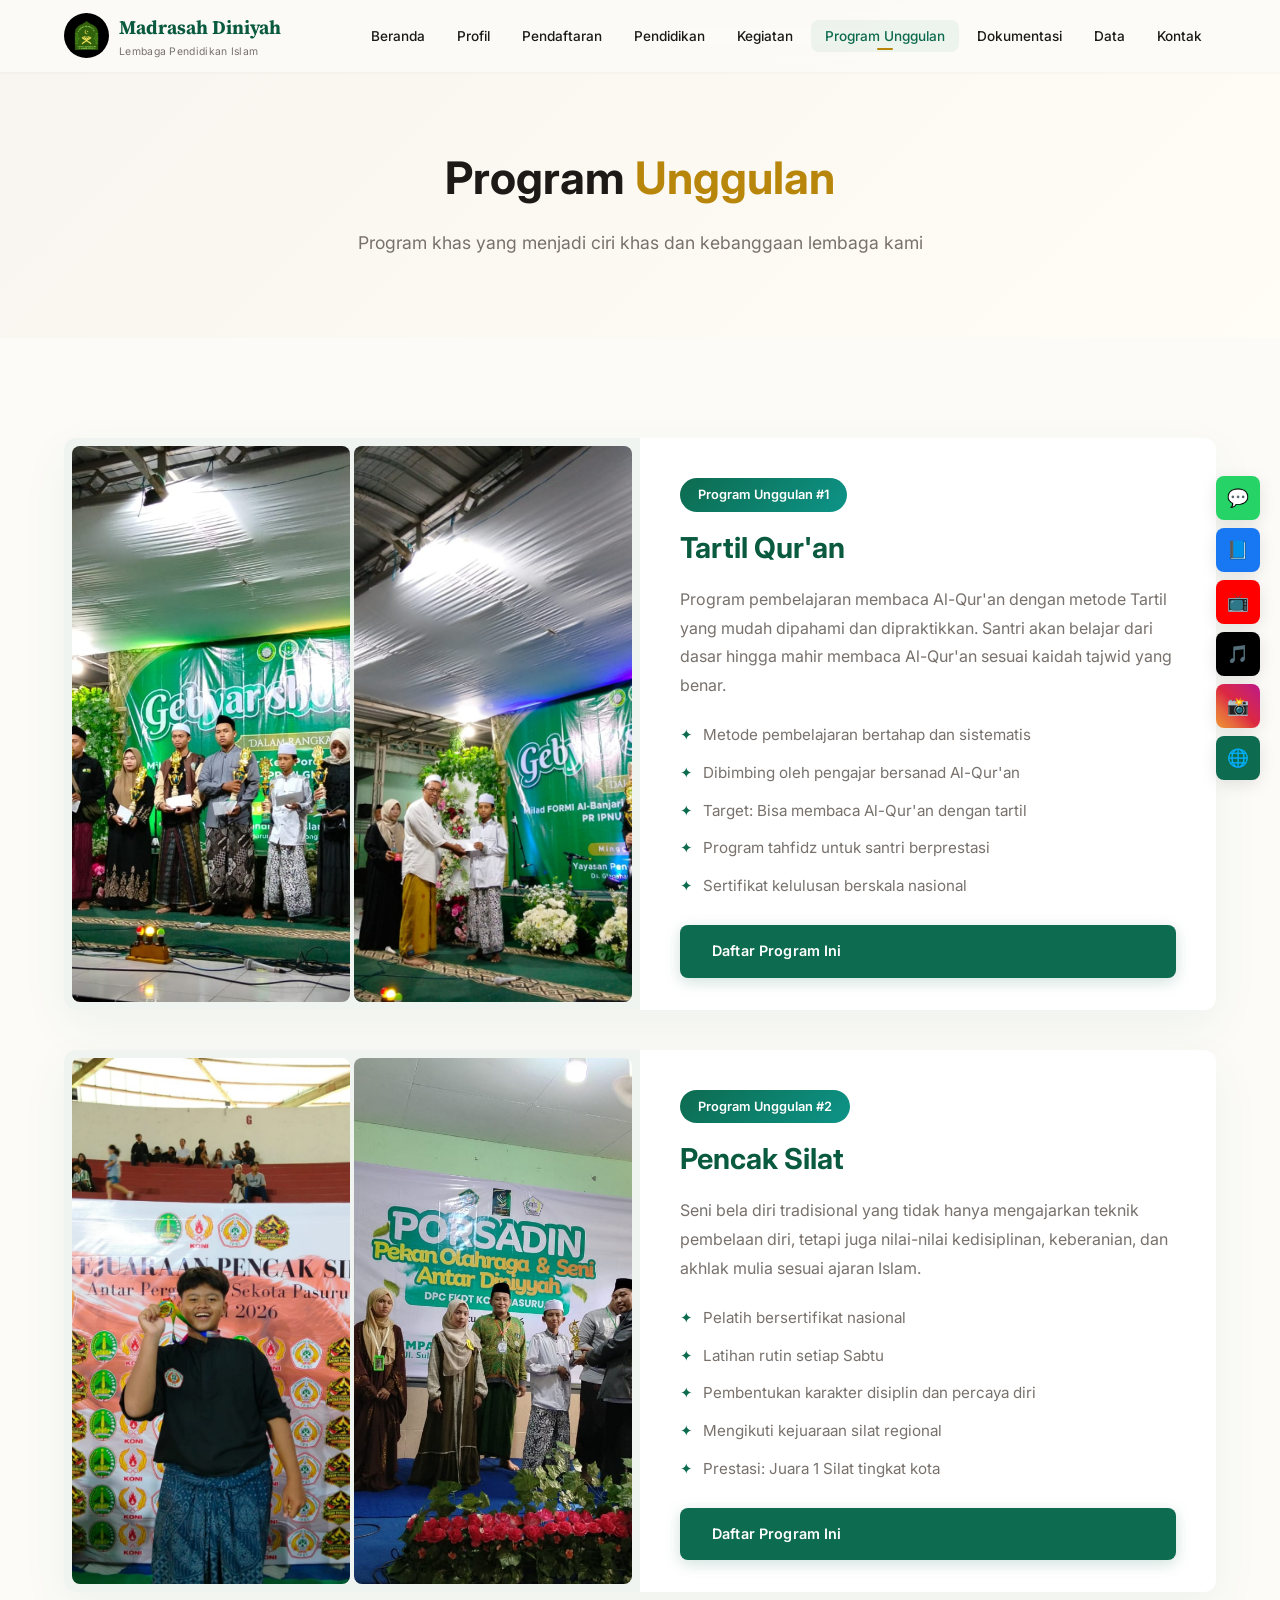
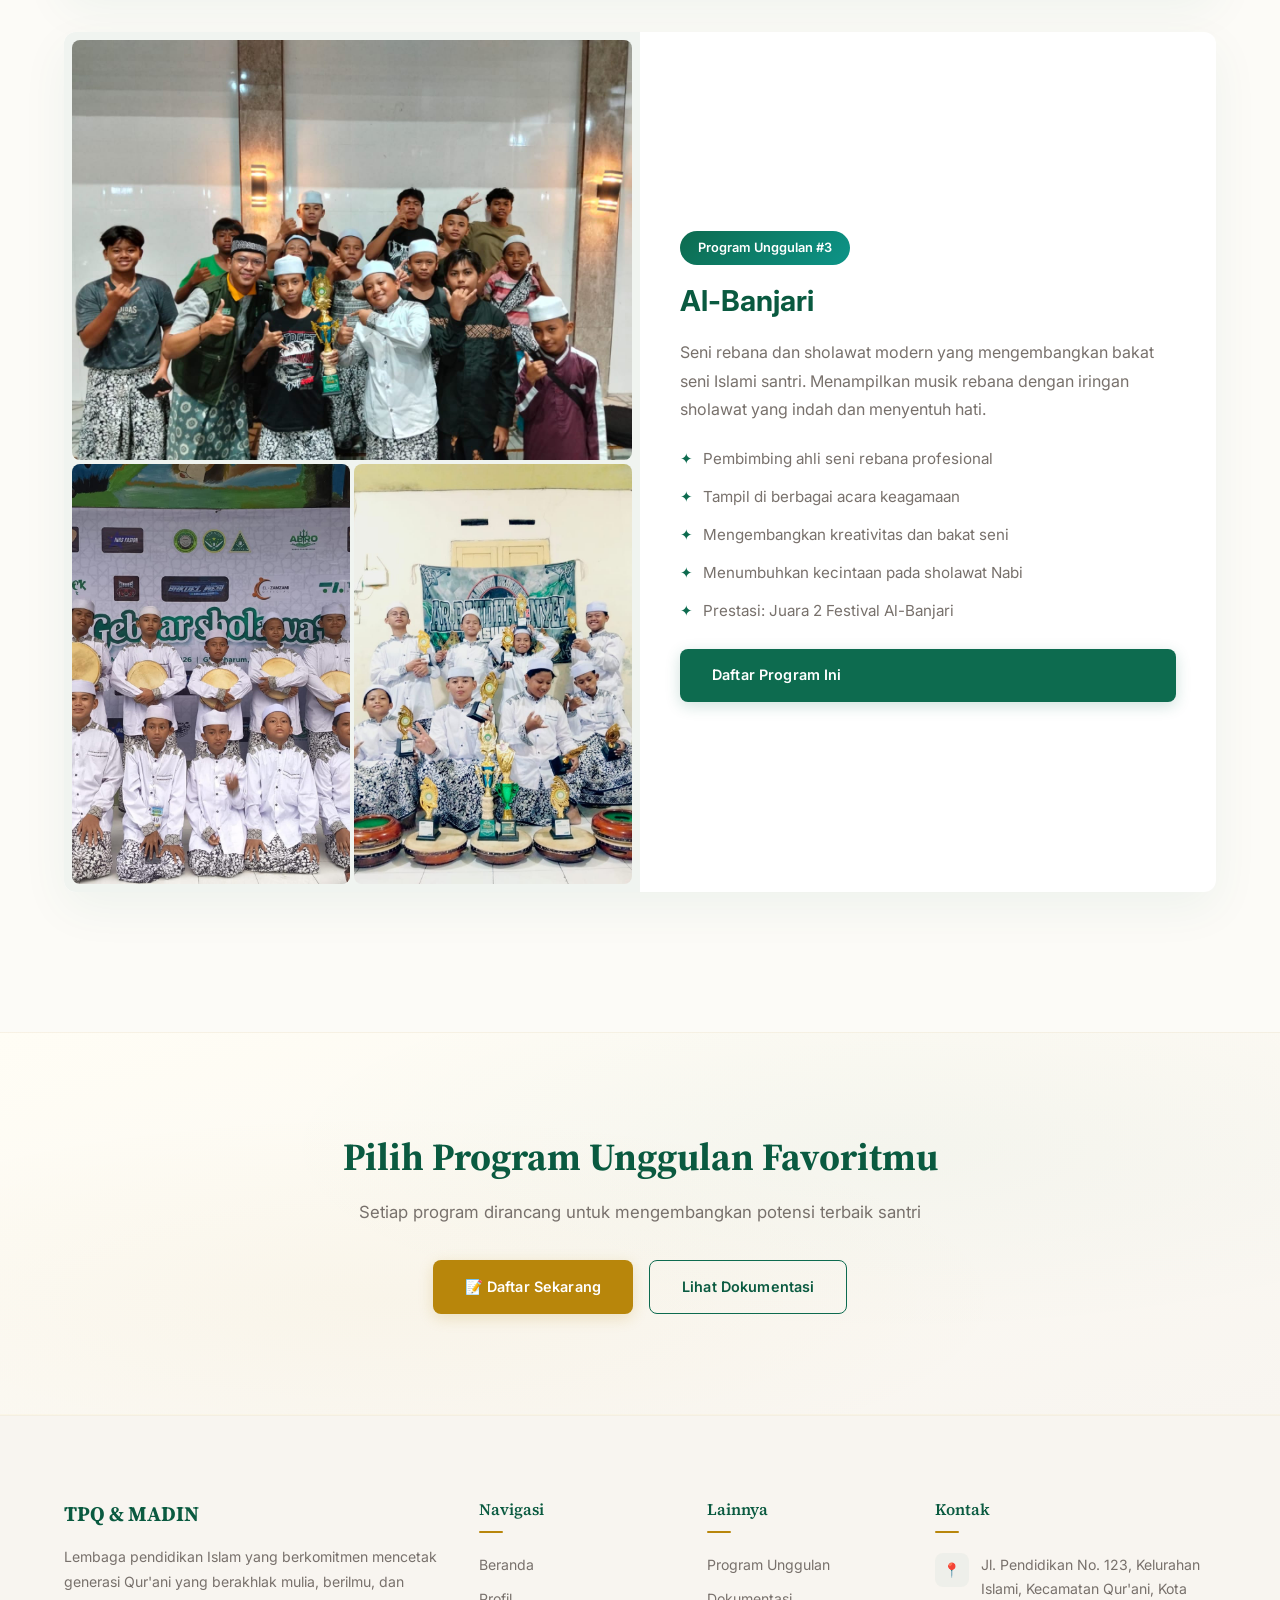
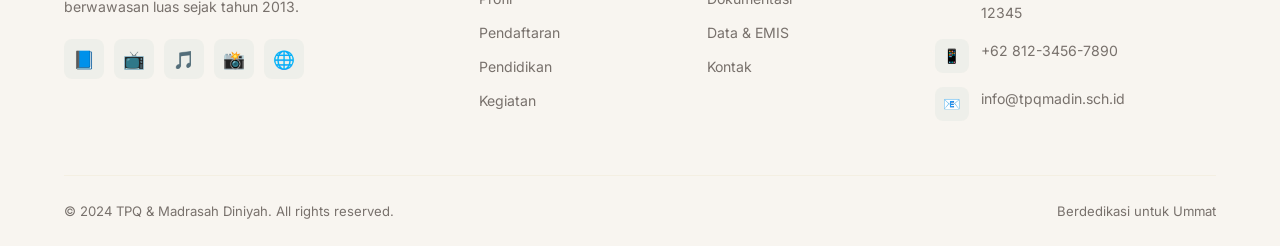
<file: program-unggulan.html>
<!DOCTYPE html>
<html lang="id">
<head>
  <meta charset="UTF-8">
  <meta name="viewport" content="width=device-width, initial-scale=1.0">
  <meta name="description" content="Program Unggulan TPQ & Madrasah Diniyah - Tartil Qur'an, Pencak Silat, Al-Banjari">
  <title>Program Unggulan - TPQ & MADIN</title>
  <link rel="preconnect" href="https://fonts.googleapis.com">
  <link rel="preconnect" href="https://fonts.gstatic.com" crossorigin>
  <link href="https://fonts.googleapis.com/css2?family=Inter:wght@300;400;500;600;700;800&family=Source+Serif+4:opsz,wght@8..60,300;8..60,400;8..60,500;8..60,600;8..60,700;8..60,800&display=swap" rel="stylesheet">
  <link rel="stylesheet" href="css/style.css">
  <style>
    .page-hero { background: linear-gradient(135deg, var(--bg-warm), var(--bg-cream)); padding: 140px 0 80px; text-align: center; color: var(--text-dark); }
    .page-hero h1 { font-size: 2.8rem; font-weight: 700; margin-bottom: 12px; }
    .page-hero p { color: var(--text-muted); font-size: 1.1rem; }
    .page-hero span { color: var(--secondary); }

    .program-hero-card { display: grid; grid-template-columns: 1fr 1fr; gap: 0; background: var(--white); border-radius: var(--radius-lg); overflow: hidden; box-shadow: var(--shadow-lg); margin-bottom: 40px; transition: var(--transition); }
    .program-hero-card:hover { box-shadow: var(--shadow-hover); transform: translateY(-4px); }
    .program-hero-image { display: grid; gap: 4px; padding: 8px; background: #f0f4f0; }
    .program-hero-image.tartil { grid-template-columns: 1fr 1fr; }
    .program-hero-image.silat { grid-template-columns: 1fr 1fr; }
    .program-hero-image.banjari { grid-template-columns: 1fr 1fr; grid-template-rows: 1fr 1fr; }
    .program-hero-image.banjari img:first-child { grid-column: 1 / -1; }
    .program-hero-image img { width: 100%; height: 100%; object-fit: cover; border-radius: 8px; cursor: pointer; transition: var(--transition); min-height: 200px; }
    .program-hero-image img:hover { transform: scale(1.02); box-shadow: var(--shadow); }
    .program-hero-body { padding: 40px 40px 32px; display: flex; flex-direction: column; justify-content: center; }
    .program-hero-body .program-badge { display: inline-block; background: linear-gradient(135deg, var(--primary), var(--accent)); color: var(--white); padding: 6px 18px; border-radius: 50px; font-size: 0.8rem; font-weight: 600; margin-bottom: 12px; align-self: flex-start; }
    .program-hero-body h3 { font-size: 1.8rem; color: var(--primary-dark); margin-bottom: 12px; }
    .program-hero-body p { color: var(--text-muted); line-height: 1.8; margin-bottom: 16px; }
    .program-hero-body ul { list-style: none; margin-bottom: 20px; }
    .program-hero-body ul li { padding: 6px 0; display: flex; align-items: center; gap: 10px; color: var(--text-muted); font-size: 0.95rem; }
    .program-hero-body ul li::before { content: '✦'; color: var(--primary); }

    @media (max-width: 768px) {
      .page-hero h1 { font-size: 2rem; }
      .program-hero-card { grid-template-columns: 1fr; }
      .program-hero-image { min-height: 220px; }
      .program-hero-body { padding: 24px; }
    }
  </style>
</head>
<body>

  <header class="header">
    <div class="container">
      <nav class="navbar">
        <a href="index.html" class="nav-brand">
          <img src="images/Logo_Madrasah3.webp" alt="Madrasah Diniyah Logo" style="width:45px; height:45px; border-radius:50%; object-fit:cover;">
          <div class="brand-text">
            Madrasah Diniyah
            <span>Lembaga Pendidikan Islam</span>
          </div>
        </a>
        <ul class="nav-menu">
          <li><a href="index.html">Beranda</a></li>
          <li><a href="profil.html">Profil</a></li>
          <li><a href="pendaftaran.html">Pendaftaran</a></li>
          <li><a href="pendidikan.html">Pendidikan</a></li>
          <li><a href="kegiatan.html">Kegiatan</a></li>
          <li><a href="program-unggulan.html" class="active">Program Unggulan</a></li>
          <li><a href="dokumentasi.html">Dokumentasi</a></li>
          <li><a href="data.html">Data</a></li>
          <li><a href="kontak.html">Kontak</a></li>
        </ul>
        <button class="nav-toggle" aria-label="Toggle navigation"><span></span><span></span><span></span></button>
      </nav>
    </div>
  </header>

  <section class="page-hero">
    <div class="container">
      <h1>Program <span>Unggulan</span></h1>
      <p>Program khas yang menjadi ciri khas dan kebanggaan lembaga kami</p>
    </div>
  </section>

  <section class="section-padding" style="background: var(--bg-light);">
    <div class="container">

      <!-- Tartil Qur'an -->
      <div class="program-hero-card fade-up">
        <div class="program-hero-image tartil">
          <img src="images/Prestasi_Tartil.webp" alt="Tartil Qur'an" onclick="openLightbox(this.src)">
          <img src="images/prestasi_tartil2.webp" alt="Prestasi Tartil Qur'an" onclick="openLightbox(this.src)">
        </div>
        <div class="program-hero-body">
          <span class="program-badge">Program Unggulan #1</span>
          <h3>Tartil Qur'an</h3>
          <p>Program pembelajaran membaca Al-Qur'an dengan metode Tartil yang mudah dipahami dan dipraktikkan. Santri akan belajar dari dasar hingga mahir membaca Al-Qur'an sesuai kaidah tajwid yang benar.</p>
          <ul>
            <li>Metode pembelajaran bertahap dan sistematis</li>
            <li>Dibimbing oleh pengajar bersanad Al-Qur'an</li>
            <li>Target: Bisa membaca Al-Qur'an dengan tartil</li>
            <li>Program tahfidz untuk santri berprestasi</li>
            <li>Sertifikat kelulusan berskala nasional</li>
          </ul>
          <a href="pendaftaran.html" class="btn btn-primary">Daftar Program Ini</a>
        </div>
      </div>

      <!-- Pencak Silat -->
      <div class="program-hero-card fade-up">
        <div class="program-hero-image silat">
          <img src="images/Pencak_Silat.webp" alt="Pencak Silat" onclick="openLightbox(this.src)">
          <img src="images/Pencak_Silat2.webp" alt="Pencak Silat Santri" onclick="openLightbox(this.src)">
        </div>
        <div class="program-hero-body">
          <span class="program-badge">Program Unggulan #2</span>
          <h3>Pencak Silat</h3>
          <p>Seni bela diri tradisional yang tidak hanya mengajarkan teknik pembelaan diri, tetapi juga nilai-nilai kedisiplinan, keberanian, dan akhlak mulia sesuai ajaran Islam.</p>
          <ul>
            <li>Pelatih bersertifikat nasional</li>
            <li>Latihan rutin setiap Sabtu</li>
            <li>Pembentukan karakter disiplin dan percaya diri</li>
            <li>Mengikuti kejuaraan silat regional</li>
            <li>Prestasi: Juara 1 Silat tingkat kota</li>
          </ul>
          <a href="pendaftaran.html" class="btn btn-primary">Daftar Program Ini</a>
        </div>
      </div>

      <!-- Al-Banjari -->
      <div class="program-hero-card fade-up">
        <div class="program-hero-image banjari">
          <img src="images/Al-banjari1.webp" alt="Al-Banjari" onclick="openLightbox(this.src)">
          <img src="images/Al-banjari2.webp" alt="Penampilan Al-Banjari" onclick="openLightbox(this.src)">
          <img src="images/Al-banjari3.webp" alt="Al-Banjari Santri" onclick="openLightbox(this.src)">
        </div>
        <div class="program-hero-body">
          <span class="program-badge">Program Unggulan #3</span>
          <h3>Al-Banjari</h3>
          <p>Seni rebana dan sholawat modern yang mengembangkan bakat seni Islami santri. Menampilkan musik rebana dengan iringan sholawat yang indah dan menyentuh hati.</p>
          <ul>
            <li>Pembimbing ahli seni rebana profesional</li>
            <li>Tampil di berbagai acara keagamaan</li>
            <li>Mengembangkan kreativitas dan bakat seni</li>
            <li>Menumbuhkan kecintaan pada sholawat Nabi</li>
            <li>Prestasi: Juara 2 Festival Al-Banjari</li>
          </ul>
          <a href="pendaftaran.html" class="btn btn-primary">Daftar Program Ini</a>
        </div>
      </div>

    </div>
  </section>

  <section class="cta-section section-padding">
    <div class="container">
      <div class="cta-content fade-up">
        <h2>Pilih Program Unggulan Favoritmu</h2>
        <p>Setiap program dirancang untuk mengembangkan potensi terbaik santri</p>
        <div class="cta-buttons">
          <a href="pendaftaran.html" class="btn btn-gold">📝 Daftar Sekarang</a>
          <a href="dokumentasi.html" class="btn btn-outline-light">Lihat Dokumentasi</a>
        </div>
      </div>
    </div>
  </section>

  <footer class="footer">
    <div class="container">
      <div class="footer-grid">
        <div class="footer-brand fade-up">
          <h3>TPQ &amp; MADIN</h3>
          <p>Lembaga pendidikan Islam yang berkomitmen mencetak generasi Qur'ani yang berakhlak mulia, berilmu, dan berwawasan luas sejak tahun 2013.</p>
          <div class="footer-social">
            <a href="#" aria-label="Facebook">📘</a>
            <a href="#" aria-label="YouTube">📺</a>
            <a href="#" aria-label="TikTok">🎵</a>
            <a href="#" aria-label="Instagram">📸</a>
            <a href="#" aria-label="Website">🌐</a>
          </div>
        </div>
        <div class="fade-up">
          <h4>Navigasi</h4>
          <ul class="footer-links">
            <li><a href="index.html">Beranda</a></li>
            <li><a href="profil.html">Profil</a></li>
            <li><a href="pendaftaran.html">Pendaftaran</a></li>
            <li><a href="pendidikan.html">Pendidikan</a></li>
            <li><a href="kegiatan.html">Kegiatan</a></li>
          </ul>
        </div>
        <div class="fade-up">
          <h4>Lainnya</h4>
          <ul class="footer-links">
            <li><a href="program-unggulan.html">Program Unggulan</a></li>
            <li><a href="dokumentasi.html">Dokumentasi</a></li>
            <li><a href="data.html">Data & EMIS</a></li>
            <li><a href="kontak.html">Kontak</a></li>
          </ul>
        </div>
        <div class="fade-up">
          <h4>Kontak</h4>
          <ul class="footer-contact">
            <li><span class="contact-icon">📍</span><span>Jl. Pendidikan No. 123, Kelurahan Islami, Kecamatan Qur'ani, Kota 12345</span></li>
            <li><span class="contact-icon">📱</span><span>+62 812-3456-7890</span></li>
            <li><span class="contact-icon">📧</span><span>info@tpqmadin.sch.id</span></li>
          </ul>
        </div>
      </div>
      <div class="footer-bottom">
        <p>&copy; 2024 TPQ & Madrasah Diniyah. All rights reserved.</p>
        <p>Berdedikasi untuk Ummat</p>
      </div>
    </div>
  </footer>

  <div class="floating-sosmed">
    <a href="https://wa.me/6281234567890" class="sosmed-wa" target="_blank" rel="noopener" title="WhatsApp">💬<span class="sosmed-label">WhatsApp</span></a>
    <a href="#" class="sosmed-fb" target="_blank" rel="noopener" title="Facebook">📘<span class="sosmed-label">Facebook</span></a>
    <a href="#" class="sosmed-yt" target="_blank" rel="noopener" title="YouTube">📺<span class="sosmed-label">YouTube</span></a>
    <a href="#" class="sosmed-tt" target="_blank" rel="noopener" title="TikTok">🎵<span class="sosmed-label">TikTok</span></a>
    <a href="#" class="sosmed-ig" target="_blank" rel="noopener" title="Instagram">📸<span class="sosmed-label">Instagram</span></a>
    <a href="#" class="sosmed-web" target="_blank" rel="noopener" title="Website">🌐<span class="sosmed-label">Website</span></a>
  </div>

  <script src="js/main.js"></script>
  <script>
    function openLightbox(src) {
      const lightbox = document.createElement('div');
      lightbox.className = 'lightbox';
      lightbox.innerHTML = `
        <div class="lightbox-overlay"></div>
        <div class="lightbox-content">
          <img src="${src}" style="max-width:90vw; max-height:80vh; border-radius:12px; box-shadow:0 20px 60px rgba(0,0,0,0.3);">
          <button class="lightbox-close">&times;</button>
        </div>
      `;
      document.body.appendChild(lightbox);
      document.body.style.overflow = 'hidden';
      requestAnimationFrame(() => lightbox.classList.add('active'));

      const close = () => {
        lightbox.classList.remove('active');
        setTimeout(() => { lightbox.remove(); document.body.style.overflow = ''; }, 300);
      };
      lightbox.querySelector('.lightbox-overlay').addEventListener('click', close);
      lightbox.querySelector('.lightbox-close').addEventListener('click', close);
      document.addEventListener('keydown', function esc(e) {
        if (e.key === 'Escape') { close(); document.removeEventListener('keydown', esc); }
      });
    }
  </script>
</body>
</html>
</file>
<file: css/style.css>
/* ============================================
   MADRASAH DINIYAH - Noor & Wisdom: Bright Islamic Modern
   Design System - Dominan Terang & Nuansa Islami
   ============================================ */

/* === Font Import === */
@import url('https://fonts.googleapis.com/css2?family=Inter:wght@300;400;500;600;700;800&family=Source+Serif+4:opsz,wght@8..60,300;8..60,400;8..60,500;8..60,600;8..60,700;8..60,800&display=swap');

/* === CSS Variables - Bright Islamic Palette === */
:root {
  /* Core Colors - Soft & Bright Islamic Nuance */
  --primary: #0d6b4f;
  --primary-dark: #0a5a40;
  --primary-light: #14a06e;
  --secondary: #b8860b;
  --secondary-light: #e6b422;
  --accent: #0d9488;
  --accent-light: #99f6e4;
  --gold: #b8860b;
  --gold-light: #fef3c7;

  /* Surface - Warm & Bright */
  --bg-light: #FCFBF7;
  --bg-warm: #F8F5F0;
  --bg-cream: #FFFDF5;
  --bg-container: #ffffff;
  --bg-dark: #0a5a40;

  /* Text */
  --text-dark: #1c1917;
  --text-light: #fafaf9;
  --text-muted: #78716c;
  --white: #ffffff;

  /* Shadows - Soft & Light */
  --shadow: 0 2px 16px rgba(13, 107, 79, 0.05);
  --shadow-hover: 0 8px 32px rgba(13, 107, 79, 0.08);
  --shadow-lg: 0 16px 48px rgba(13, 107, 79, 0.06);

  /* Roundness */
  --radius: 8px;
  --radius-sm: 6px;
  --radius-lg: 12px;

  /* Transitions */
  --transition: all 0.3s cubic-bezier(0.4, 0, 0.2, 1);

  /* Typography */
  --font-heading: 'Source Serif 4', Georgia, 'Times New Roman', serif;
  --font-body: 'Inter', -apple-system, BlinkMacSystemFont, 'Segoe UI', sans-serif;
  --font-arabic: 'Amiri', 'Traditional Arabic', serif;
}

/* === Islamic Geometric Pattern === */
.islamic-pattern {
  position: absolute;
  inset: 0;
  pointer-events: none;
  overflow: hidden;
  z-index: 0;
}

.islamic-pattern::before {
  content: '';
  position: absolute;
  width: 200%;
  height: 200%;
  top: -50%;
  left: -50%;
  background-image:
    linear-gradient(45deg, rgba(184, 134, 11, 0.04) 25%, transparent 25%),
    linear-gradient(-45deg, rgba(184, 134, 11, 0.04) 25%, transparent 25%),
    linear-gradient(45deg, transparent 75%, rgba(184, 134, 11, 0.04) 75%),
    linear-gradient(-45deg, transparent 75%, rgba(184, 134, 11, 0.04) 75%);
  background-size: 40px 40px;
  background-position: 0 0, 0 20px, 20px -20px, -20px 0px;
}

.islamic-pattern-2::before {
  background-image:
    radial-gradient(circle at 50% 50%, rgba(13, 107, 79, 0.03) 1px, transparent 1px),
    radial-gradient(circle at 50% 50%, rgba(184, 134, 11, 0.03) 2px, transparent 2px);
  background-size: 30px 30px, 60px 60px;
}

/* === Reset & Base === */
*, *::before, *::after {
  margin: 0;
  padding: 0;
  box-sizing: border-box;
}

html {
  scroll-behavior: smooth;
  scroll-padding-top: 80px;
}

body {
  font-family: var(--font-body);
  background: var(--bg-light);
  color: var(--text-dark);
  line-height: 1.7;
  overflow-x: hidden;
}

a {
  text-decoration: none;
  color: inherit;
  transition: var(--transition);
}

ul { list-style: none; }

img {
  max-width: 100%;
  height: auto;
  display: block;
}

.container {
  width: 100%;
  max-width: 1200px;
  margin: 0 auto;
  padding: 0 24px;
}

.section-padding {
  padding: 100px 0;
}

/* === Section Header === */
.section-header {
  text-align: center;
  margin-bottom: 60px;
  position: relative;
}

.section-tag {
  display: inline-block;
  background: linear-gradient(135deg, var(--gold-light), #fff8e1);
  color: var(--secondary);
  padding: 6px 20px;
  border-radius: 50px;
  font-size: 0.8rem;
  font-weight: 600;
  text-transform: uppercase;
  letter-spacing: 1.5px;
  margin-bottom: 16px;
  border: 1px solid rgba(184, 134, 11, 0.12);
}

.section-title {
  font-family: var(--font-heading);
  font-size: 2.6rem;
  font-weight: 700;
  color: var(--primary-dark);
  margin-bottom: 16px;
  line-height: 1.25;
  letter-spacing: -0.02em;
}

.section-title span {
  color: var(--secondary);
}

.section-subtitle {
  font-size: 1.05rem;
  color: var(--text-muted);
  max-width: 600px;
  margin: 0 auto;
  line-height: 1.8;
  font-weight: 400;
}

/* === Islamic Ornament Divider === */
.islamic-divider {
  display: flex;
  align-items: center;
  justify-content: center;
  gap: 12px;
  margin: 30px 0;
}

.islamic-divider::before,
.islamic-divider::after {
  content: '';
  height: 1px;
  width: 60px;
  background: linear-gradient(90deg, transparent, var(--secondary), transparent);
}

.islamic-divider span {
  display: inline-block;
  width: 8px;
  height: 8px;
  background: var(--secondary);
  transform: rotate(45deg);
  opacity: 0.5;
}

/* === Buttons === */
.btn {
  display: inline-flex;
  align-items: center;
  gap: 8px;
  padding: 14px 32px;
  border-radius: var(--radius);
  font-family: var(--font-body);
  font-weight: 600;
  font-size: 0.9rem;
  cursor: pointer;
  transition: var(--transition);
  border: none;
  text-decoration: none;
  letter-spacing: 0.01em;
}

.btn-primary {
  background: var(--primary);
  color: var(--white);
  box-shadow: 0 4px 15px rgba(13, 107, 79, 0.2);
}

.btn-primary:hover {
  background: var(--primary-dark);
  transform: translateY(-2px);
  box-shadow: 0 8px 25px rgba(13, 107, 79, 0.3);
}

.btn-secondary {
  background: var(--white);
  color: var(--primary);
  border: 1.5px solid var(--primary);
}

.btn-secondary:hover {
  background: var(--primary);
  color: var(--white);
  transform: translateY(-2px);
}

.btn-gold {
  background: var(--secondary);
  color: var(--white);
  box-shadow: 0 4px 15px rgba(184, 134, 11, 0.2);
}

.btn-gold:hover {
  background: #8b6914;
  transform: translateY(-2px);
  box-shadow: 0 8px 25px rgba(184, 134, 11, 0.3);
}

.btn-outline-light {
  background: transparent;
  color: var(--primary-dark);
  border: 1.5px solid var(--primary);
}

.btn-outline-light:hover {
  background: var(--primary);
  color: var(--white);
  border-color: var(--primary);
}

.btn-sm {
  padding: 10px 22px;
  font-size: 0.82rem;
}

/* ============================================
   HEADER / NAVBAR
   ============================================ */
.header {
  position: fixed;
  top: 0;
  left: 0;
  width: 100%;
  z-index: 1000;
  background: rgba(252, 251, 247, 0.85);
  backdrop-filter: blur(24px);
  -webkit-backdrop-filter: blur(24px);
  box-shadow: 0 1px 3px rgba(0,0,0,0.04);
  transition: var(--transition);
}

.header.scrolled {
  background: rgba(252, 251, 247, 0.95);
  box-shadow: 0 4px 30px rgba(13, 107, 79, 0.04);
}

.navbar {
  display: flex;
  align-items: center;
  justify-content: space-between;
  height: 72px;
}

.nav-brand {
  display: flex;
  align-items: center;
  gap: 10px;
  font-family: var(--font-heading);
  font-weight: 700;
  font-size: 1.2rem;
  color: var(--primary-dark);
}

.nav-brand img[alt="TPQ & MADIN Logo"] {
  width: 45px;
  height: 45px;
  border-radius: 50%;
  object-fit: cover;
}

.nav-brand .brand-text span {
  display: block;
  font-size: 0.65rem;
  font-weight: 400;
  font-family: var(--font-body);
  color: var(--text-muted);
  letter-spacing: 0.3px;
}

.nav-menu {
  display: flex;
  align-items: center;
  gap: 4px;
}

.nav-menu a {
  padding: 8px 14px;
  border-radius: var(--radius);
  font-size: 0.85rem;
  font-weight: 500;
  color: var(--text-dark);
  transition: var(--transition);
  position: relative;
}

.nav-menu a:hover,
.nav-menu a.active {
  background: rgba(13, 107, 79, 0.06);
  color: var(--primary);
}

.nav-menu a.active::after {
  content: '';
  position: absolute;
  bottom: 2px;
  left: 50%;
  transform: translateX(-50%);
  width: 16px;
  height: 2px;
  background: var(--secondary);
  border-radius: 10px;
}

.nav-toggle {
  display: none;
  flex-direction: column;
  gap: 5px;
  cursor: pointer;
  padding: 4px;
  background: none;
  border: none;
}

.nav-toggle span {
  display: block;
  width: 26px;
  height: 2px;
  background: var(--text-dark);
  border-radius: 10px;
  transition: var(--transition);
}

.nav-toggle.active span:nth-child(1) {
  transform: rotate(45deg) translate(5px, 5px);
}

.nav-toggle.active span:nth-child(2) {
  opacity: 0;
}

.nav-toggle.active span:nth-child(3) {
  transform: rotate(-45deg) translate(5px, -5px);
}

/* ============================================
   HERO SECTION - Bright & Airy
   ============================================ */
.hero {
  position: relative;
  min-height: 100vh;
  display: flex;
  align-items: center;
  background: linear-gradient(165deg, #F8F5F0 0%, #FFFDF5 40%, #FCFBF7 100%);
  overflow: hidden;
  padding-top: 72px;
}

.hero::before {
  content: '';
  position: absolute;
  top: 0;
  left: 0;
  width: 100%;
  height: 100%;
  background:
    radial-gradient(ellipse at 20% 80%, rgba(184, 134, 11, 0.06) 0%, transparent 50%),
    radial-gradient(ellipse at 80% 20%, rgba(13, 107, 79, 0.04) 0%, transparent 50%);
  z-index: 1;
}

.hero-particles {
  position: absolute;
  top: 0;
  left: 0;
  width: 100%;
  height: 100%;
  overflow: hidden;
  z-index: 1;
}

.particle {
  position: absolute;
  width: 4px;
  height: 4px;
  background: rgba(184, 134, 11, 0.12);
  border-radius: 50%;
  animation: float-particle 18s infinite;
}

@keyframes float-particle {
  0%, 100% { transform: translateY(0) translateX(0); opacity: 0; }
  10% { opacity: 1; }
  90% { opacity: 1; }
  100% { transform: translateY(-100vh) translateX(100px); opacity: 0; }
}

.hero .container {
  position: relative;
  z-index: 2;
  width: 100%;
}

.hero-content {
  display: grid;
  grid-template-columns: 1fr 1fr;
  gap: 60px;
  align-items: center;
}

.hero-text {
  color: var(--text-dark);
}

.hero-badge {
  display: inline-flex;
  align-items: center;
  gap: 8px;
  background: rgba(255,255,255,0.8);
  backdrop-filter: blur(12px);
  border: 1px solid rgba(184, 134, 11, 0.15);
  padding: 8px 18px;
  border-radius: var(--radius);
  font-size: 0.8rem;
  margin-bottom: 28px;
  font-family: var(--font-body);
  letter-spacing: 0.3px;
  color: var(--text-muted);
}

.hero-badge span {
  width: 6px;
  height: 6px;
  background: var(--accent);
  border-radius: 50%;
  animation: pulse-dot 2s infinite;
}

@keyframes pulse-dot {
  0%, 100% { opacity: 1; transform: scale(1); }
  50% { opacity: 0.5; transform: scale(0.8); }
}

.hero-title {
  font-family: var(--font-heading);
  font-size: 3.8rem;
  font-weight: 700;
  line-height: 1.1;
  margin-bottom: 20px;
  letter-spacing: -0.03em;
  color: var(--primary-dark);
}

.hero-title span {
  color: var(--secondary);
  display: block;
}

.hero-desc {
  font-size: 1.1rem;
  color: var(--text-muted);
  line-height: 1.8;
  margin-bottom: 36px;
  max-width: 520px;
  font-weight: 400;
}

.hero-buttons {
  display: flex;
  gap: 16px;
  flex-wrap: wrap;
}

.hero-visual {
  position: relative;
  display: flex;
  justify-content: center;
  align-items: center;
}

.hero-card {
  background: rgba(255,255,255,0.85);
  backdrop-filter: blur(24px);
  border: 1px solid rgba(184, 134, 11, 0.08);
  border-radius: var(--radius-lg);
  padding: 40px;
  width: 100%;
  max-width: 420px;
  animation: float-card 6s ease-in-out infinite;
  box-shadow: 0 8px 32px rgba(13, 107, 79, 0.04);
}

@keyframes float-card {
  0%, 100% { transform: translateY(0); }
  50% { transform: translateY(-16px); }
}

.hero-card-icon {
  font-size: 2.8rem;
  margin-bottom: 20px;
}

.hero-card h3 {
  font-family: var(--font-heading);
  font-size: 1.4rem;
  margin-bottom: 12px;
  color: var(--primary-dark);
}

.hero-card p {
  color: var(--text-muted);
  font-size: 0.9rem;
  line-height: 1.8;
}

.hero-stats {
  display: flex;
  gap: 30px;
  margin-top: 30px;
  padding-top: 30px;
  border-top: 1px solid rgba(184, 134, 11, 0.1);
}

.hero-stat h4 {
  font-size: 1.8rem;
  font-weight: 700;
  color: var(--secondary);
  font-family: var(--font-heading);
}

.hero-stat p {
  font-size: 0.82rem;
  color: var(--text-muted);
  opacity: 0.7;
  text-transform: uppercase;
  letter-spacing: 0.5px;
}

/* ============================================
   QUICK LINKS / FEATURES
   ============================================ */
.features {
  background: var(--bg-light);
  position: relative;
}

.features-grid {
  display: grid;
  grid-template-columns: repeat(4, 1fr);
  gap: 20px;
}

.feature-card {
  background: var(--bg-container);
  border-radius: var(--radius);
  padding: 36px 28px;
  text-align: center;
  transition: var(--transition);
  border: 1px solid rgba(13, 107, 79, 0.05);
  box-shadow: 0 2px 12px rgba(13, 107, 79, 0.02);
}

.feature-card:hover {
  transform: translateY(-6px);
  box-shadow: var(--shadow-hover);
  border-color: rgba(184, 134, 11, 0.12);
}

.feature-icon {
  width: 64px;
  height: 64px;
  margin: 0 auto 20px;
  background: linear-gradient(135deg, var(--gold-light), #fff8e1);
  border-radius: var(--radius);
  display: flex;
  align-items: center;
  justify-content: center;
  font-size: 1.8rem;
  transition: var(--transition);
}

.feature-card:hover .feature-icon {
  background: var(--primary);
  transform: scale(1.05);
}

.feature-card h4 {
  font-family: var(--font-heading);
  font-size: 1.15rem;
  font-weight: 600;
  margin-bottom: 8px;
  color: var(--primary-dark);
}

.feature-card p {
  font-size: 0.88rem;
  color: var(--text-muted);
  line-height: 1.7;
}

/* ============================================
   ABOUT / PROFILE PREVIEW
   ============================================ */
.about {
  background: var(--bg-cream);
  position: relative;
}

.about-grid {
  display: grid;
  grid-template-columns: 1fr 1fr;
  gap: 60px;
  align-items: center;
}

.about-image-wrapper {
  position: relative;
}

.about-image-main {
  border-radius: var(--radius-lg);
  overflow: hidden;
  box-shadow: var(--shadow-lg);
  aspect-ratio: 4/3;
  background: var(--bg-light);
  display: flex;
  align-items: center;
  justify-content: center;
  font-size: 6rem;
}

.about-image-badge {
  position: absolute;
  bottom: -16px;
  right: -16px;
  background: var(--bg-container);
  border-radius: var(--radius);
  padding: 18px 24px;
  box-shadow: var(--shadow-lg);
  display: flex;
  align-items: center;
  gap: 14px;
  border: 1px solid rgba(184, 134, 11, 0.08);
}

.about-image-badge .badge-icon {
  font-size: 1.8rem;
}

.about-image-badge .badge-text h5 {
  font-family: var(--font-heading);
  font-size: 1.4rem;
  font-weight: 700;
  color: var(--primary);
}

.about-image-badge .badge-text p {
  font-size: 0.82rem;
  color: var(--text-muted);
}

.about-text .section-title {
  text-align: left;
}

.about-text h3 {
  font-family: var(--font-heading);
  font-size: 1.3rem;
  font-weight: 600;
  margin-bottom: 16px;
  color: var(--primary);
}

.about-text p {
  color: var(--text-muted);
  margin-bottom: 20px;
  font-size: 1rem;
  line-height: 1.8;
}

.about-list {
  display: grid;
  grid-template-columns: 1fr 1fr;
  gap: 10px;
  margin: 24px 0;
}

.about-list li {
  display: flex;
  align-items: center;
  gap: 8px;
  font-size: 0.92rem;
  color: var(--text-dark);
}

.about-list li span {
  color: var(--accent);
  font-weight: 700;
}

/* ============================================
   PROGRAMS SECTION
   ============================================ */
.programs {
  background: var(--bg-light);
  position: relative;
}

.programs-grid {
  display: grid;
  grid-template-columns: repeat(3, 1fr);
  gap: 24px;
}

.program-card {
  border-radius: var(--radius-lg);
  overflow: hidden;
  background: var(--bg-container);
  box-shadow: 0 2px 16px rgba(13, 107, 79, 0.03);
  transition: var(--transition);
  border: 1px solid rgba(13, 107, 79, 0.05);
}

.program-card:hover {
  transform: translateY(-6px);
  box-shadow: var(--shadow-hover);
  border-color: rgba(184, 134, 11, 0.08);
}

.program-card-image {
  height: 210px;
  display: flex;
  align-items: center;
  justify-content: center;
  font-size: 3.5rem;
  position: relative;
  overflow: hidden;
}

.program-card-image::after {
  content: '';
  position: absolute;
  bottom: 0;
  left: 0;
  right: 0;
  height: 50%;
  background: linear-gradient(to top, rgba(0,0,0,0.15), transparent);
}

.program-card:nth-child(1) .program-card-image { background: linear-gradient(165deg, #f0fdf4, #bbf7d0); }
.program-card:nth-child(2) .program-card-image { background: linear-gradient(165deg, #fffbeb, #fde68a); }
.program-card:nth-child(3) .program-card-image { background: linear-gradient(165deg, #f0f9ff, #bae6fd); }

.program-card-body {
  padding: 28px;
}

.program-card-body h4 {
  font-family: var(--font-heading);
  font-size: 1.2rem;
  font-weight: 600;
  margin-bottom: 8px;
  color: var(--primary-dark);
}

.program-card-body p {
  font-size: 0.88rem;
  color: var(--text-muted);
  line-height: 1.7;
  margin-bottom: 16px;
}

.program-card-body .btn {
  padding: 8px 20px;
  font-size: 0.82rem;
}

/* ============================================
   GALLERY / DOCUMENTATION PREVIEW
   ============================================ */
.gallery {
  background: var(--bg-light);
  position: relative;
}

.gallery-grid {
  display: grid;
  grid-template-columns: repeat(4, 1fr);
  gap: 16px;
}

.gallery-item {
  border-radius: var(--radius);
  overflow: hidden;
  aspect-ratio: 1;
  cursor: pointer;
  transition: var(--transition);
  position: relative;
  border: 1px solid rgba(13, 107, 79, 0.04);
  background: var(--bg-light);
}

.gallery-item img {
  width: 100%;
  height: 100%;
  object-fit: cover;
  display: block;
  transition: var(--transition);
}

.gallery-item:hover img {
  transform: scale(1.08);
}

.gallery-item::after {
  content: '';
  position: absolute;
  inset: 0;
  background: linear-gradient(to top, rgba(13, 107, 79, 0.4), transparent 50%);
  opacity: 0;
  transition: var(--transition);
  pointer-events: none;
}

.gallery-item:hover::after {
  opacity: 1;
}

.gallery-item:hover {
  box-shadow: var(--shadow);
}

.gallery-caption {
  position: absolute;
  bottom: 0;
  left: 0;
  right: 0;
  padding: 12px 14px;
  color: var(--white);
  font-size: 0.82rem;
  font-weight: 600;
  z-index: 1;
  opacity: 0;
  transform: translateY(8px);
  transition: var(--transition);
  pointer-events: none;
}

.gallery-item:hover .gallery-caption {
  opacity: 1;
  transform: translateY(0);
}

/* ============================================
   ORGANIZATION STRUCTURE
   ============================================ */
.organization {
  background: var(--bg-cream);
  position: relative;
}

.org-header-card {
  text-align: center;
  margin-bottom: 50px;
  background: linear-gradient(165deg, var(--bg-warm), var(--bg-cream));
  color: var(--text-dark);
  padding: 50px 40px;
  border-radius: var(--radius-lg);
  position: relative;
  overflow: hidden;
  border: 1px solid rgba(184, 134, 11, 0.08);
}

.org-header-card::before {
  content: '';
  position: absolute;
  top: 0;
  left: 0;
  width: 100%;
  height: 100%;
  background-image:
    linear-gradient(45deg, rgba(184, 134, 11, 0.03) 25%, transparent 25%),
    linear-gradient(-45deg, rgba(184, 134, 11, 0.03) 25%, transparent 25%),
    linear-gradient(45deg, transparent 75%, rgba(184, 134, 11, 0.03) 75%),
    linear-gradient(-45deg, transparent 75%, rgba(184, 134, 11, 0.03) 75%);
  background-size: 30px 30px;
  background-position: 0 0, 0 15px, 15px -15px, -15px 0px;
}

.org-header-card h3 {
  font-family: var(--font-heading);
  font-size: 1.6rem;
  margin-bottom: 8px;
  position: relative;
  color: var(--primary-dark);
}

.org-header-card p {
  opacity: 0.7;
  position: relative;
  font-size: 0.95rem;
  color: var(--text-muted);
}

.org-grid {
  display: grid;
  grid-template-columns: repeat(4, 1fr);
  gap: 20px;
}

.org-member {
  text-align: center;
  padding: 32px 20px;
  border-radius: var(--radius);
  background: var(--bg-container);
  transition: var(--transition);
  border: 1px solid rgba(13, 107, 79, 0.05);
  box-shadow: 0 2px 12px rgba(13, 107, 79, 0.02);
}

.org-member:hover {
  transform: translateY(-4px);
  box-shadow: var(--shadow);
  border-color: rgba(184, 134, 11, 0.08);
}

.org-member-avatar {
  width: 72px;
  height: 72px;
  margin: 0 auto 16px;
  border-radius: 50%;
  background: linear-gradient(165deg, var(--primary), var(--accent));
  display: flex;
  align-items: center;
  justify-content: center;
  font-size: 1.8rem;
  color: var(--white);
}

.org-member h5 {
  font-family: var(--font-heading);
  font-size: 1rem;
  font-weight: 600;
  margin-bottom: 4px;
  color: var(--primary-dark);
}

.org-member p {
  font-size: 0.82rem;
  color: var(--text-muted);
}

/* ============================================
   CTA SECTION - Bright & Warm
   ============================================ */
.cta-section {
  background: linear-gradient(165deg, var(--bg-cream), #F8F5F0);
  position: relative;
  overflow: hidden;
  border-top: 1px solid rgba(184, 134, 11, 0.06);
  border-bottom: 1px solid rgba(184, 134, 11, 0.06);
}

.cta-section::before {
  content: '';
  position: absolute;
  top: 0;
  left: 0;
  right: 0;
  bottom: 0;
  background:
    radial-gradient(ellipse at 30% 70%, rgba(184, 134, 11, 0.04) 0%, transparent 50%),
    radial-gradient(ellipse at 70% 30%, rgba(13, 107, 79, 0.03) 0%, transparent 50%);
}

.cta-content {
  position: relative;
  text-align: center;
  max-width: 680px;
  margin: 0 auto;
}

.cta-content h2 {
  font-family: var(--font-heading);
  font-size: 2.4rem;
  font-weight: 700;
  color: var(--primary-dark);
  margin-bottom: 16px;
  line-height: 1.25;
}

.cta-content p {
  color: var(--text-muted);
  font-size: 1.05rem;
  margin-bottom: 32px;
  line-height: 1.8;
}

.cta-buttons {
  display: flex;
  justify-content: center;
  gap: 16px;
  flex-wrap: wrap;
}

/* ============================================
   FOOTER - Light & Clean
   ============================================ */
.footer {
  background: var(--bg-warm);
  color: var(--text-muted);
  padding: 80px 0 0;
  border-top: 1px solid rgba(184, 134, 11, 0.06);
}

.footer-grid {
  display: grid;
  grid-template-columns: 2fr 1fr 1fr 1.5fr;
  gap: 40px;
  margin-bottom: 40px;
}

.footer-brand h3 {
  font-family: var(--font-heading);
  color: var(--primary-dark);
  font-size: 1.3rem;
  margin-bottom: 12px;
  display: flex;
  align-items: center;
  gap: 10px;
}

.footer-brand p {
  font-size: 0.88rem;
  line-height: 1.8;
  margin-bottom: 20px;
  color: var(--text-muted);
}

.footer-social {
  display: flex;
  gap: 10px;
}

.footer-social a {
  width: 40px;
  height: 40px;
  border-radius: var(--radius);
  background: rgba(13, 107, 79, 0.04);
  display: flex;
  align-items: center;
  justify-content: center;
  font-size: 1.1rem;
  transition: var(--transition);
  color: var(--text-muted);
}

.footer-social a:hover {
  background: var(--secondary);
  color: var(--white);
  transform: translateY(-2px);
}

.footer h4 {
  font-family: var(--font-heading);
  color: var(--primary-dark);
  font-size: 1rem;
  font-weight: 600;
  margin-bottom: 20px;
  position: relative;
  padding-bottom: 10px;
}

.footer h4::after {
  content: '';
  position: absolute;
  bottom: 0;
  left: 0;
  width: 24px;
  height: 2px;
  background: var(--secondary);
  border-radius: 10px;
}

.footer-links li {
  margin-bottom: 10px;
}

.footer-links a {
  color: var(--text-muted);
  font-size: 0.88rem;
  transition: var(--transition);
  display: flex;
  align-items: center;
  gap: 8px;
}

.footer-links a:hover {
  color: var(--primary);
  padding-left: 4px;
}

.footer-contact li {
  display: flex;
  gap: 12px;
  margin-bottom: 14px;
  font-size: 0.88rem;
}

.footer-contact .contact-icon {
  width: 34px;
  height: 34px;
  flex-shrink: 0;
  border-radius: var(--radius);
  background: rgba(13, 107, 79, 0.04);
  display: flex;
  align-items: center;
  justify-content: center;
  color: var(--secondary);
}

.footer-bottom {
  border-top: 1px solid rgba(184, 134, 11, 0.06);
  padding: 24px 0;
  display: flex;
  align-items: center;
  justify-content: space-between;
  font-size: 0.82rem;
  color: var(--text-muted);
}

.footer-bottom a {
  color: var(--secondary);
}

/* ============================================
   FLOATING SOCIAL MEDIA
   ============================================ */
.floating-sosmed {
  position: fixed;
  right: 20px;
  bottom: 120px;
  z-index: 999;
  display: flex;
  flex-direction: column;
  gap: 8px;
}

.floating-sosmed a {
  width: 44px;
  height: 44px;
  border-radius: var(--radius);
  display: flex;
  align-items: center;
  justify-content: center;
  font-size: 1.1rem;
  color: var(--white);
  box-shadow: 0 4px 16px rgba(0,0,0,0.1);
  transition: var(--transition);
  position: relative;
}

.floating-sosmed a:hover {
  transform: scale(1.1);
  box-shadow: 0 8px 24px rgba(0,0,0,0.15);
}

.floating-sosmed .sosmed-wa { background: #25D366; }
.floating-sosmed .sosmed-fb { background: #1877F2; }
.floating-sosmed .sosmed-yt { background: #FF0000; }
.floating-sosmed .sosmed-tt { background: #000000; }
.floating-sosmed .sosmed-ig { background: linear-gradient(45deg, #f09433, #e6683c, #dc2743, #cc2366, #bc1888); }
.floating-sosmed .sosmed-web { background: var(--primary); }

.floating-sosmed .sosmed-label {
  position: absolute;
  right: calc(100% + 10px);
  background: var(--bg-container);
  color: var(--text-dark);
  padding: 4px 10px;
  border-radius: var(--radius-sm);
  font-size: 0.78rem;
  font-weight: 500;
  white-space: nowrap;
  box-shadow: var(--shadow);
  opacity: 0;
  pointer-events: none;
  transition: var(--transition);
}

.floating-sosmed a:hover .sosmed-label {
  opacity: 1;
}

/* ============================================
   LIGHTBOX
   ============================================ */
.lightbox {
  position: fixed;
  top: 0; left: 0;
  width: 100%; height: 100%;
  z-index: 9999;
  display: flex;
  align-items: center;
  justify-content: center;
  opacity: 0;
  transition: opacity 0.3s ease;
}
.lightbox.active {
  opacity: 1;
}
.lightbox-overlay {
  position: absolute;
  inset: 0;
  background: rgba(252, 251, 247, 0.95);
  backdrop-filter: blur(16px);
}
.lightbox-content {
  position: relative;
  text-align: center;
  padding: 40px;
  z-index: 1;
  transform: scale(0.9);
  transition: transform 0.3s ease;
}
.lightbox.active .lightbox-content {
  transform: scale(1);
}
.lightbox-icon {
  font-size: 4rem;
  margin-bottom: 20px;
}
.lightbox-caption {
  color: var(--text-dark);
  font-size: 1.2rem;
  font-weight: 500;
}
.lightbox-close {
  position: fixed;
  top: 20px;
  right: 30px;
  background: none;
  border: none;
  color: var(--text-dark);
  font-size: 2.5rem;
  cursor: pointer;
  z-index: 2;
  transition: transform 0.3s ease;
}
.lightbox-close:hover {
  transform: rotate(90deg);
}

/* ============================================
   ANIMATIONS
   ============================================ */
.fade-up {
  opacity: 0;
  transform: translateY(30px);
  transition: opacity 0.6s ease, transform 0.6s ease;
}

.fade-up.visible {
  opacity: 1;
  transform: translateY(0);
}

/* ============================================
   RESPONSIVE
   ============================================ */
@media (max-width: 1024px) {
  .hero-content {
    grid-template-columns: 1fr;
    gap: 40px;
    text-align: center;
  }

  .hero-title {
    font-size: 3rem;
  }

  .hero-desc {
    margin: 0 auto 36px;
  }

  .hero-buttons {
    justify-content: center;
  }

  .hero-visual {
    display: none;
  }

  .features-grid {
    grid-template-columns: repeat(2, 1fr);
  }

  .about-grid {
    grid-template-columns: 1fr;
    gap: 40px;
  }

  .programs-grid {
    grid-template-columns: repeat(2, 1fr);
  }

  .gallery-grid {
    grid-template-columns: repeat(3, 1fr);
  }

  .org-grid {
    grid-template-columns: repeat(2, 1fr);
  }

  .footer-grid {
    grid-template-columns: 1fr 1fr;
  }
}

@media (max-width: 768px) {
  .section-padding {
    padding: 60px 0;
  }

  .section-title {
    font-size: 2rem;
  }

  .nav-menu {
    position: fixed;
    top: 72px;
    left: 0;
    width: 100%;
    background: rgba(252, 251, 247, 0.98);
    flex-direction: column;
    padding: 20px;
    box-shadow: 0 20px 60px rgba(13, 107, 79, 0.08);
    gap: 4px;
    transform: translateY(-100%);
    opacity: 0;
    pointer-events: none;
    transition: var(--transition);
    max-height: calc(100vh - 72px);
    overflow-y: auto;
    backdrop-filter: blur(24px);
  }

  .nav-menu.open {
    transform: translateY(0);
    opacity: 1;
    pointer-events: all;
  }

  .nav-menu a {
    width: 100%;
    padding: 12px 16px;
    font-size: 0.95rem;
  }

  .nav-toggle {
    display: flex;
  }

  .hero {
    min-height: 90vh;
  }

  .hero-title {
    font-size: 2.2rem;
  }

  .hero-desc {
    font-size: 1rem;
  }

  .features-grid {
    grid-template-columns: 1fr;
  }

  .about-list {
    grid-template-columns: 1fr;
  }

  .programs-grid {
    grid-template-columns: 1fr;
  }

  .gallery-grid {
    grid-template-columns: repeat(2, 1fr);
  }

  .org-grid {
    grid-template-columns: 1fr 1fr;
  }

  .footer-grid {
    grid-template-columns: 1fr;
  }

  .footer-bottom {
    flex-direction: column;
    text-align: center;
    gap: 8px;
  }

  .floating-sosmed {
    right: 14px;
    bottom: 100px;
  }

  .floating-sosmed a {
    width: 40px;
    height: 40px;
    font-size: 1rem;
  }

  .hero-stats {
    justify-content: center;
  }
}

@media (max-width: 480px) {
  .hero-title {
    font-size: 1.8rem;
  }

  .hero-buttons {
    flex-direction: column;
    align-items: center;
  }

  .hero-buttons .btn {
    width: 100%;
    justify-content: center;
  }

  .org-grid {
    grid-template-columns: 1fr;
  }

  .about-image-badge {
    position: relative;
    bottom: 0;
    right: 0;
    margin-top: 20px;
  }
}
</file>
